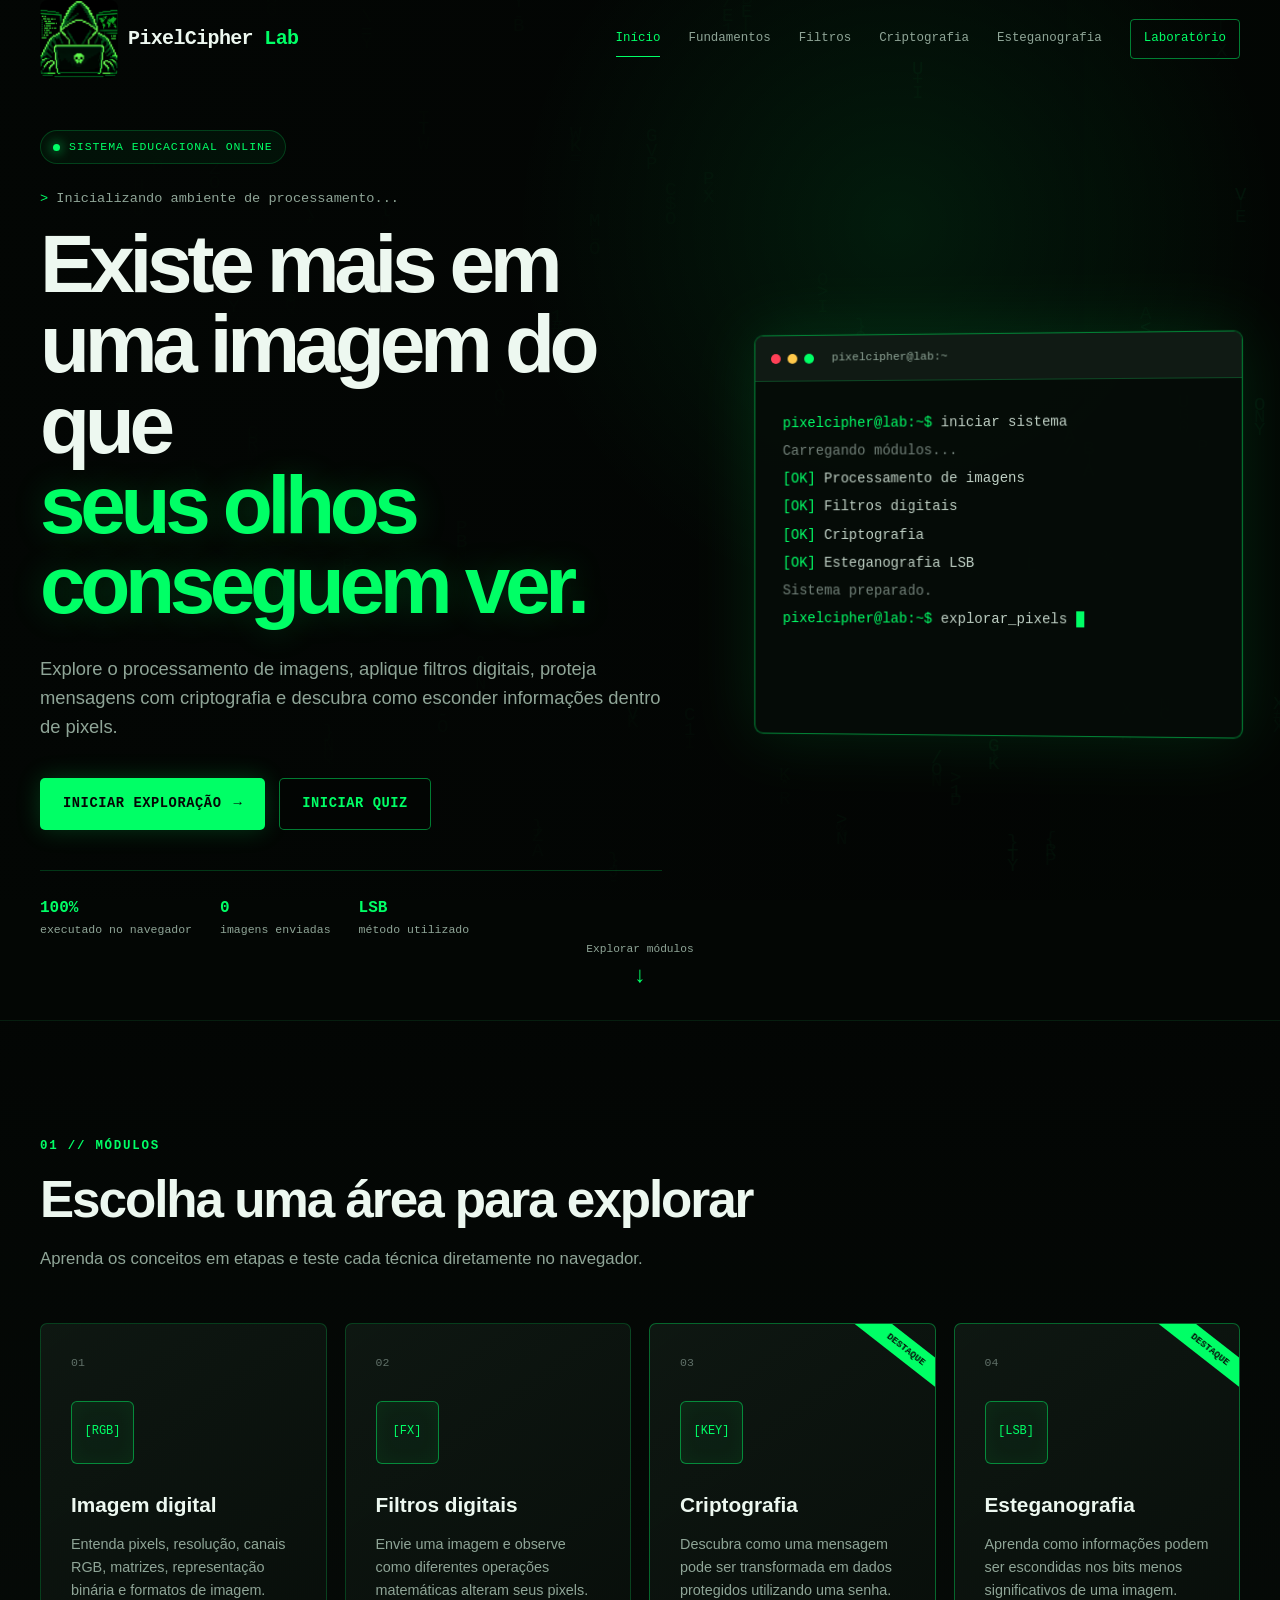
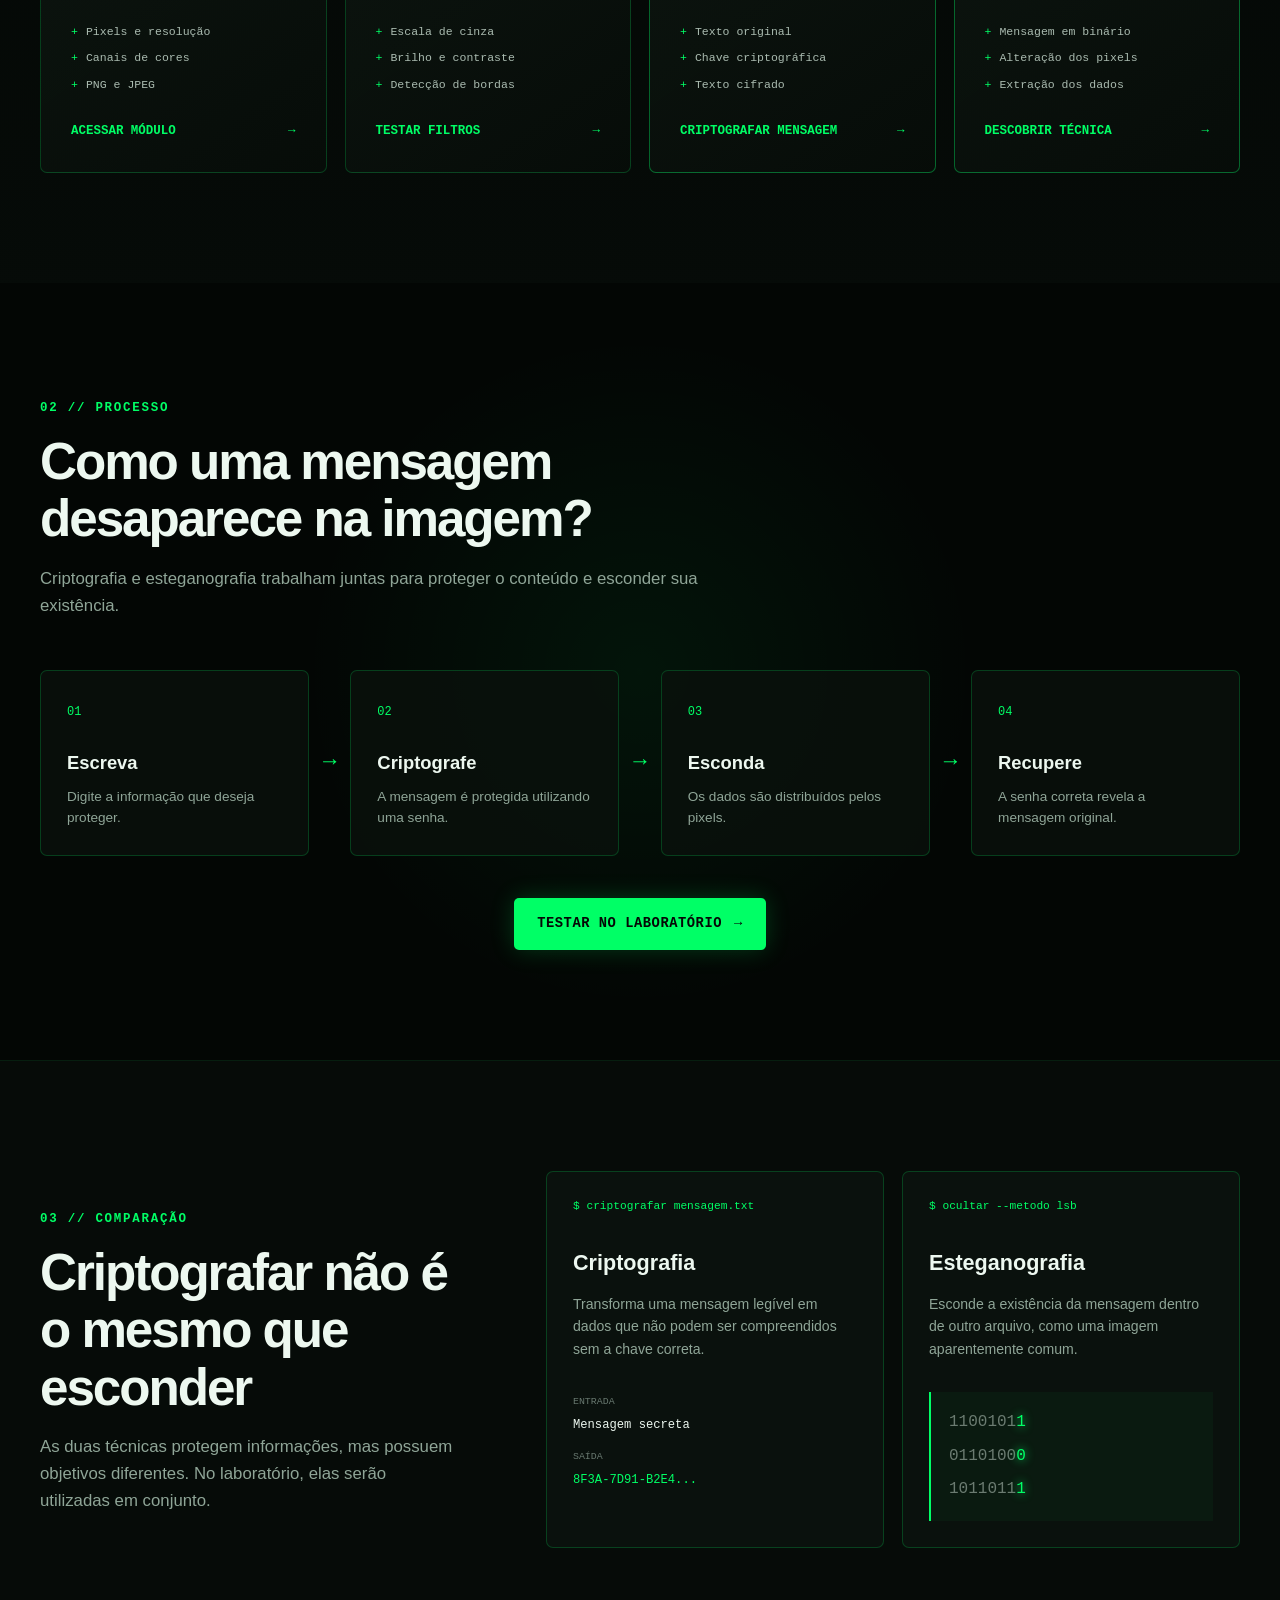
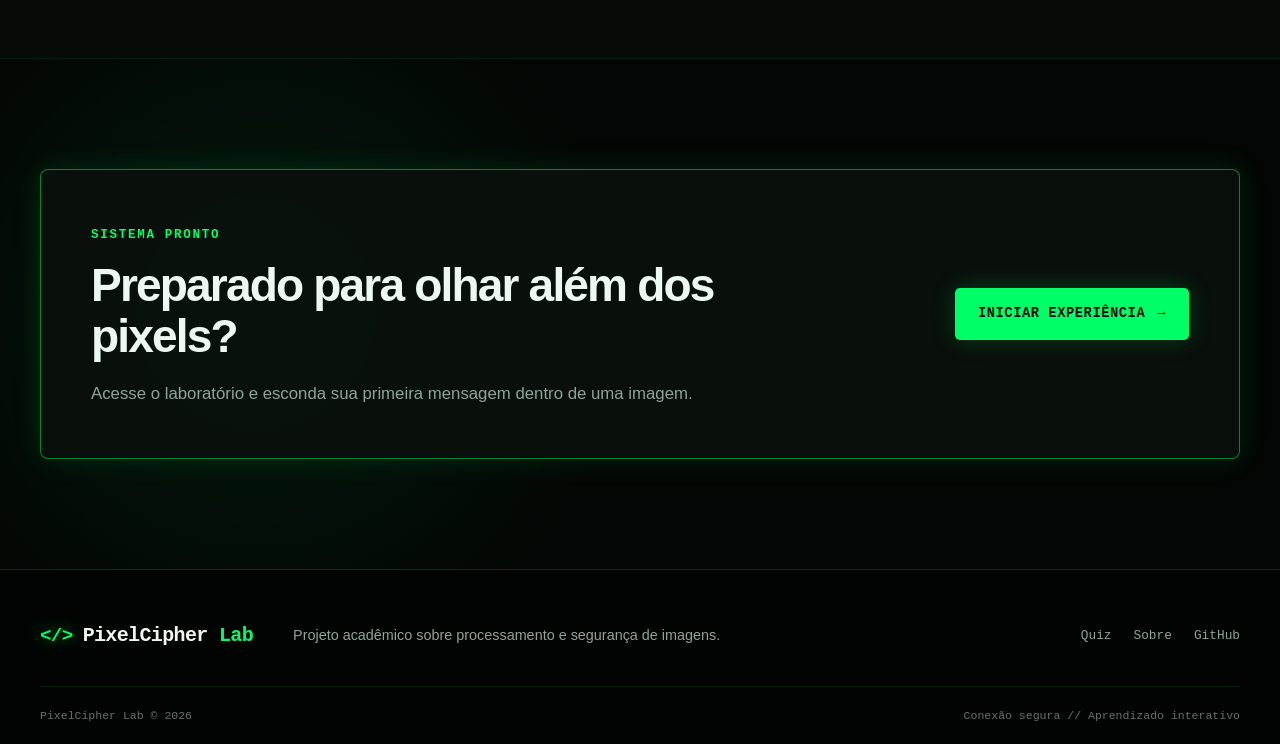
<file: index.html>
<!DOCTYPE html>
<html lang="pt-BR">
<head>
    <meta charset="UTF-8">

    <meta
        name="viewport"
        content="width=device-width, initial-scale=1.0"
    >

    <meta
        name="description"
        content="PixelCipher Lab: plataforma educacional interativa sobre filtragem, criptografia e esteganografia em imagens."
    >

    <meta name="google-site-verification" content="YPz0RSMfnazg-RV2I5E8ZoYlTF1mcp0o2wztKBNMqgM">

    <title>PixelCipher Lab</title>

    <link rel="icon" type="image/png" href="assets/icons/favicon.png">
    
    <link rel="stylesheet" href="css/global.css">
    <link rel="stylesheet" href="css/home.css">

    <script src="js/main.js" defer></script>
    <script src="js/matrix-background.js" defer></script>
</head>

<body>
    <!-- Fundo animado -->
    <canvas id="matrix-background" aria-hidden="true"></canvas>

    <div class="page-overlay"></div>

    <!-- Cabeçalho -->
    <header class="header">
        <div class="container header-content">
            <a href="index.html" class="logo">
                <img src="assets/icons/favicon.png" alt="Logo" class="logo-index">

                <span class="logo-text">
                    PixelCipher
                    <strong>Lab</strong>
                </span>
            </a>

            <button
                class="menu-button"
                id="menu-button"
                type="button"
                aria-label="Abrir menu"
                aria-expanded="false"
                aria-controls="navigation"
            >
                <span></span>
                <span></span>
                <span></span>
            </button>

            <nav class="navigation" id="navigation">
                <a href="index.html" class="nav-link active">
                    Início
                </a>

                <a href="pages/fundamentos.html" class="nav-link">
                    Fundamentos
                </a>

                <a href="pages/filtros.html" class="nav-link">
                    Filtros
                </a>

                <a href="pages/criptografia.html" class="nav-link">
                    Criptografia
                </a>

                <a href="pages/esteganografia.html" class="nav-link">
                    Esteganografia
                </a>

                <a href="pages/laboratorio.html" class="nav-link nav-highlight">
                    Laboratório
                </a>
            </nav>
        </div>
    </header>

    <main>
        <!-- Seção principal -->
        <section class="hero">
            <div class="container hero-content">
                <div class="hero-text">
                    <div class="system-status">
                        <span class="status-dot"></span>
                        SISTEMA EDUCACIONAL ONLINE
                    </div>

                    <p class="terminal-line">
                        <span class="terminal-symbol">&gt;</span>
                        Inicializando ambiente de processamento...
                    </p>

                    <h1>
                        Existe mais em uma imagem do que
                        <span>seus olhos conseguem ver.</span>
                    </h1>

                    <p class="hero-description">
                        Explore o processamento de imagens, aplique filtros
                        digitais, proteja mensagens com criptografia e descubra
                        como esconder informações dentro de pixels.
                    </p>

                    <div class="hero-actions">
                        <a
                            href="pages/fundamentos.html"
                            class="button button-primary"
                        >
                            <span>Iniciar exploração</span>
                            <span aria-hidden="true">→</span>
                        </a>

                        <a
                            href="pages/quiz.html"
                            class="button button-secondary"
                        >
                            Iniciar Quiz
                        </a>
                    </div>

                    <div class="hero-information">
                        <span>
                            <strong>100%</strong>
                            executado no navegador
                        </span>

                        <span>
                            <strong>0</strong>
                            imagens enviadas
                        </span>

                        <span>
                            <strong>LSB</strong>
                            método utilizado
                        </span>
                    </div>
                </div>

                <!-- Terminal visual -->
                <div class="terminal-card">
                    <div class="terminal-header">
                        <div class="terminal-controls" aria-hidden="true">
                            <span class="control red"></span>
                            <span class="control yellow"></span>
                            <span class="control green"></span>
                        </div>

                        <span>pixelcipher@lab:~</span>
                    </div>

                    <div class="terminal-body">
                        <p>
                            <span class="prompt">pixelcipher@lab:~$</span>
                            iniciar sistema
                        </p>

                        <p class="terminal-message">
                            Carregando módulos...
                        </p>

                        <p>
                            <span class="success">[OK]</span>
                            Processamento de imagens
                        </p>

                        <p>
                            <span class="success">[OK]</span>
                            Filtros digitais
                        </p>

                        <p>
                            <span class="success">[OK]</span>
                            Criptografia
                        </p>

                        <p>
                            <span class="success">[OK]</span>
                            Esteganografia LSB
                        </p>

                        <p class="terminal-message">
                            Sistema preparado.
                        </p>

                        <p>
                            <span class="prompt">pixelcipher@lab:~$</span>
                            <span id="terminal-command"></span>
                            <span class="terminal-cursor"></span>
                        </p>
                    </div>
                </div>
            </div>

            <a href="#modulos" class="scroll-indicator">
                <span>Explorar módulos</span>
                <span class="scroll-arrow">↓</span>
            </a>
        </section>

        <!-- Módulos -->
        <section class="section modules-section" id="modulos">
            <div class="container">
                <div class="section-heading">
                    <span class="section-code">01 // MÓDULOS</span>

                    <h2>Escolha uma área para explorar</h2>

                    <p>
                        Aprenda os conceitos em etapas e teste cada técnica
                        diretamente no navegador.
                    </p>
                </div>

                <div class="modules-grid">
                    <article class="module-card">
                        <span class="module-number">01</span>

                        <div class="module-icon">
                            <span>[RGB]</span>
                        </div>

                        <h3>Imagem digital</h3>

                        <p>
                            Entenda pixels, resolução, canais RGB, matrizes,
                            representação binária e formatos de imagem.
                        </p>

                        <ul class="module-topics">
                            <li>Pixels e resolução</li>
                            <li>Canais de cores</li>
                            <li>PNG e JPEG</li>
                        </ul>

                        <a href="pages/fundamentos.html" class="module-link">
                            Acessar módulo
                            <span>→</span>
                        </a>
                    </article>

                    <article class="module-card">
                        <span class="module-number">02</span>

                        <div class="module-icon">
                            <span>[FX]</span>
                        </div>

                        <h3>Filtros digitais</h3>

                        <p>
                            Envie uma imagem e observe como diferentes
                            operações matemáticas alteram seus pixels.
                        </p>

                        <ul class="module-topics">
                            <li>Escala de cinza</li>
                            <li>Brilho e contraste</li>
                            <li>Detecção de bordas</li>
                        </ul>

                        <a href="pages/filtros.html" class="module-link">
                            Testar filtros
                            <span>→</span>
                        </a>
                    </article>

                    <article class="module-card featured">
                        <div class="featured-label">DESTAQUE</div>

                        <span class="module-number">03</span>

                        <div class="module-icon">
                            <span>[KEY]</span>
                        </div>

                        <h3>Criptografia</h3>

                        <p>
                            Descubra como uma mensagem pode ser transformada
                            em dados protegidos utilizando uma senha.
                        </p>

                        <ul class="module-topics">
                            <li>Texto original</li>
                            <li>Chave criptográfica</li>
                            <li>Texto cifrado</li>
                        </ul>

                        <a href="pages/criptografia.html" class="module-link">
                            Criptografar mensagem
                            <span>→</span>
                        </a>
                    </article>

                    <article class="module-card featured">
                        <div class="featured-label">DESTAQUE</div>

                        <span class="module-number">04</span>

                        <div class="module-icon">
                            <span>[LSB]</span>
                        </div>

                        <h3>Esteganografia</h3>

                        <p>
                            Aprenda como informações podem ser escondidas nos
                            bits menos significativos de uma imagem.
                        </p>

                        <ul class="module-topics">
                            <li>Mensagem em binário</li>
                            <li>Alteração dos pixels</li>
                            <li>Extração dos dados</li>
                        </ul>

                        <a href="pages/esteganografia.html" class="module-link">
                            Descobrir técnica
                            <span>→</span>
                        </a>
                    </article>
                </div>
            </div>
        </section>

        <!-- Processo -->
        <section class="section process-section">
            <div class="container">
                <div class="section-heading">
                    <span class="section-code">02 // PROCESSO</span>

                    <h2>Como uma mensagem desaparece na imagem?</h2>

                    <p>
                        Criptografia e esteganografia trabalham juntas para
                        proteger o conteúdo e esconder sua existência.
                    </p>
                </div>

                <div class="process-grid">
                    <article class="process-step">
                        <span class="step-number">01</span>

                        <div>
                            <h3>Escreva</h3>
                            <p>Digite a informação que deseja proteger.</p>
                        </div>
                    </article>

                    <span class="process-arrow" aria-hidden="true">→</span>

                    <article class="process-step">
                        <span class="step-number">02</span>

                        <div>
                            <h3>Criptografe</h3>
                            <p>A mensagem é protegida utilizando uma senha.</p>
                        </div>
                    </article>

                    <span class="process-arrow" aria-hidden="true">→</span>

                    <article class="process-step">
                        <span class="step-number">03</span>

                        <div>
                            <h3>Esconda</h3>
                            <p>Os dados são distribuídos pelos pixels.</p>
                        </div>
                    </article>

                    <span class="process-arrow" aria-hidden="true">→</span>

                    <article class="process-step">
                        <span class="step-number">04</span>

                        <div>
                            <h3>Recupere</h3>
                            <p>A senha correta revela a mensagem original.</p>
                        </div>
                    </article>
                </div>

                <div class="process-action">
                    <a
                        href="pages/laboratorio.html"
                        class="button button-primary"
                    >
                        Testar no laboratório
                        <span>→</span>
                    </a>
                </div>
            </div>
        </section>

        <!-- Comparação -->
        <section class="section comparison-section">
            <div class="container comparison-content">
                <div class="comparison-text">
                    <span class="section-code">03 // COMPARAÇÃO</span>

                    <h2>Criptografar não é o mesmo que esconder</h2>

                    <p>
                        As duas técnicas protegem informações, mas possuem
                        objetivos diferentes. No laboratório, elas serão
                        utilizadas em conjunto.
                    </p>
                </div>

                <div class="comparison-cards">
                    <article class="comparison-card">
                        <span class="comparison-command">
                            $ criptografar mensagem.txt
                        </span>

                        <h3>Criptografia</h3>

                        <p>
                            Transforma uma mensagem legível em dados que não
                            podem ser compreendidos sem a chave correta.
                        </p>

                        <div class="data-example">
                            <span>ENTRADA</span>
                            <code>Mensagem secreta</code>

                            <span>SAÍDA</span>
                            <code class="encrypted">
                                8F3A-7D91-B2E4...
                            </code>
                        </div>
                    </article>

                    <article class="comparison-card">
                        <span class="comparison-command">
                            $ ocultar --metodo lsb
                        </span>

                        <h3>Esteganografia</h3>

                        <p>
                            Esconde a existência da mensagem dentro de outro
                            arquivo, como uma imagem aparentemente comum.
                        </p>

                        <div class="binary-example" aria-label="Exemplo binário">
                            <span>1100101<span>1</span></span>
                            <span>0110100<span>0</span></span>
                            <span>1011011<span>1</span></span>
                        </div>
                    </article>
                </div>
            </div>
        </section>

        <!-- Chamada final -->
        <section class="section final-section">
            <div class="container final-card">
                <div>
                    <span class="section-code">SISTEMA PRONTO</span>

                    <h2>Preparado para olhar além dos pixels?</h2>

                    <p>
                        Acesse o laboratório e esconda sua primeira mensagem
                        dentro de uma imagem.
                    </p>
                </div>

                <a
                    href="pages/laboratorio.html"
                    class="button button-primary"
                >
                    Iniciar experiência
                    <span>→</span>
                </a>
            </div>
        </section>
    </main>

    <!-- Rodapé -->
    <footer class="footer">
        <div class="container footer-content">
            <a href="index.html" class="logo footer-logo">
                <span class="logo-symbol">&lt;/&gt;</span>

                <span class="logo-text">
                    PixelCipher
                    <strong>Lab</strong>
                </span>
            </a>

            <p>
                Projeto acadêmico sobre processamento e segurança de imagens.
            </p>

            <nav class="footer-navigation">
                <a href="pages/quiz.html">Quiz</a>
                <a href="pages/sobre.html">Sobre</a>
                <a href="https://github.com/" target="_blank" rel="noopener">
                    GitHub
                </a>
            </nav>
        </div>

        <div class="container footer-bottom">
            <span>PixelCipher Lab © <span id="current-year"></span></span>
            <span>Conexão segura // Aprendizado interativo</span>
        </div>
    </footer>
</body>
</html>
</file>
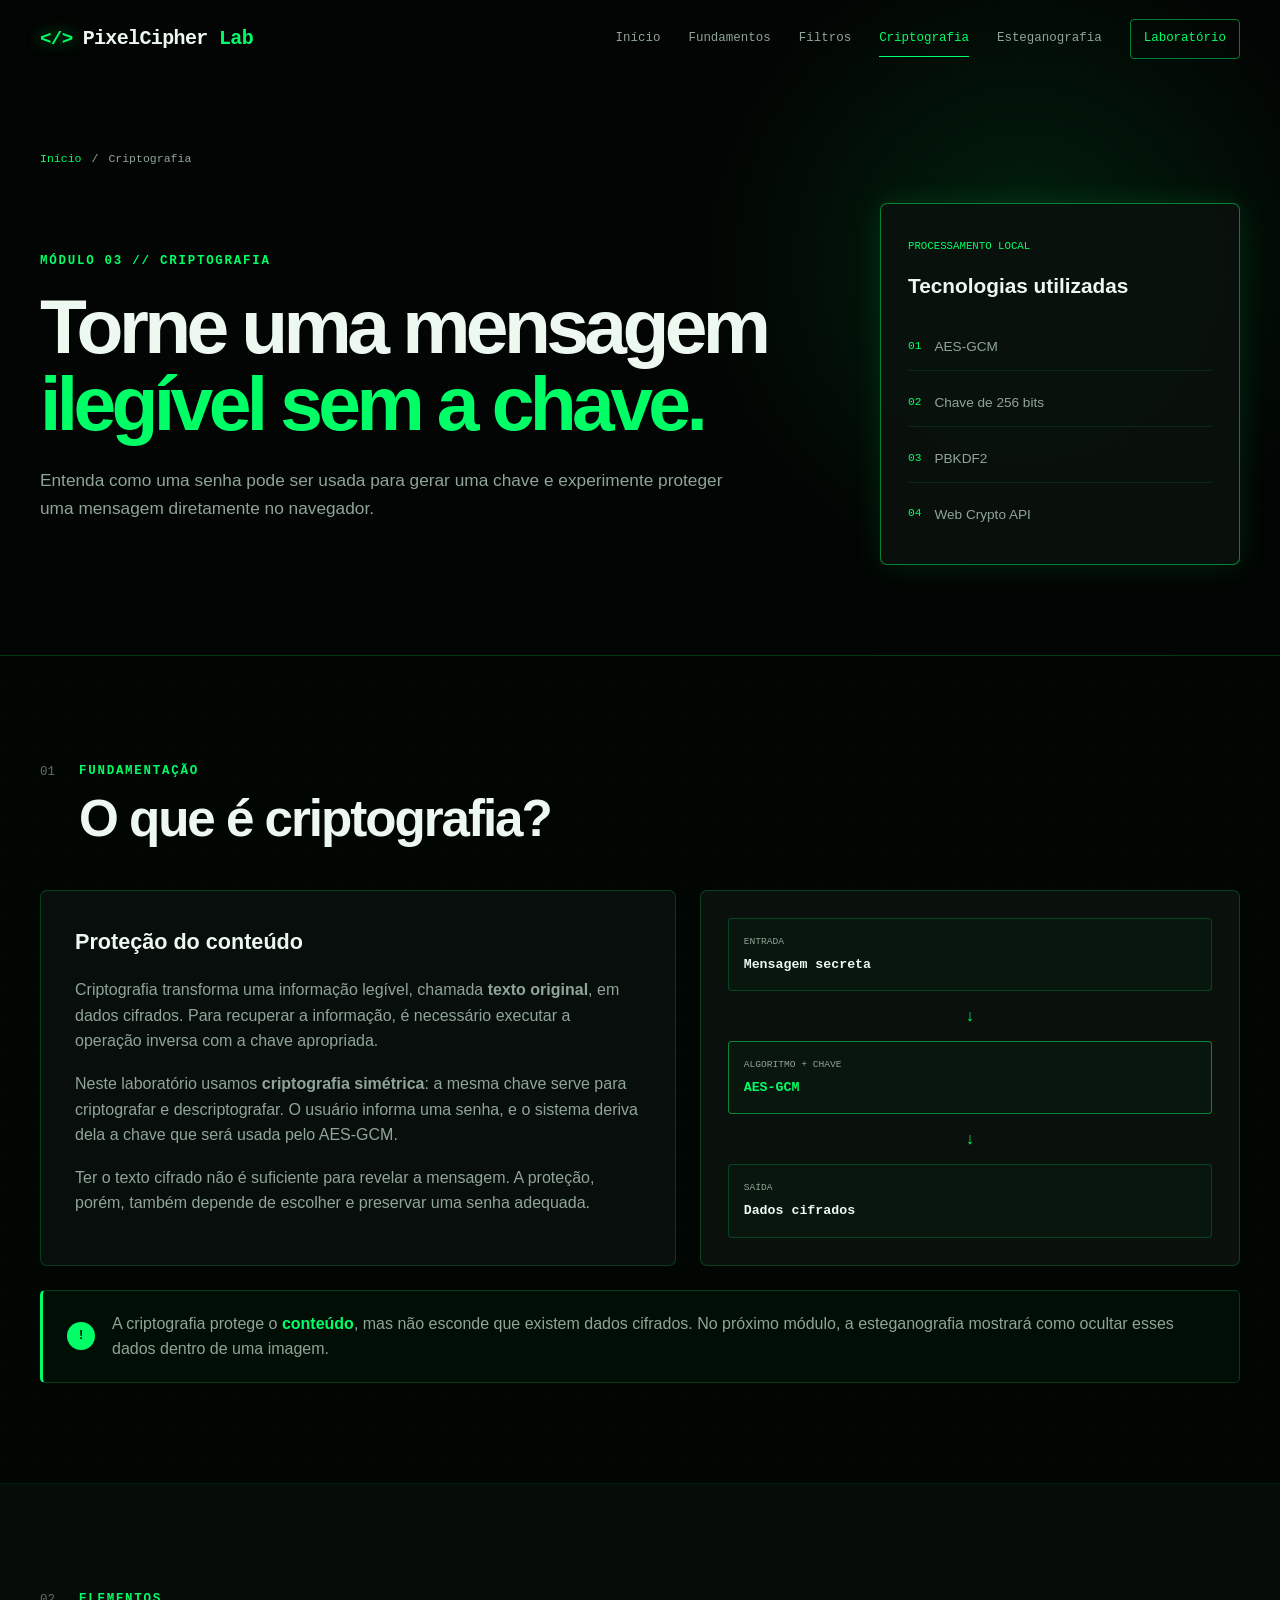
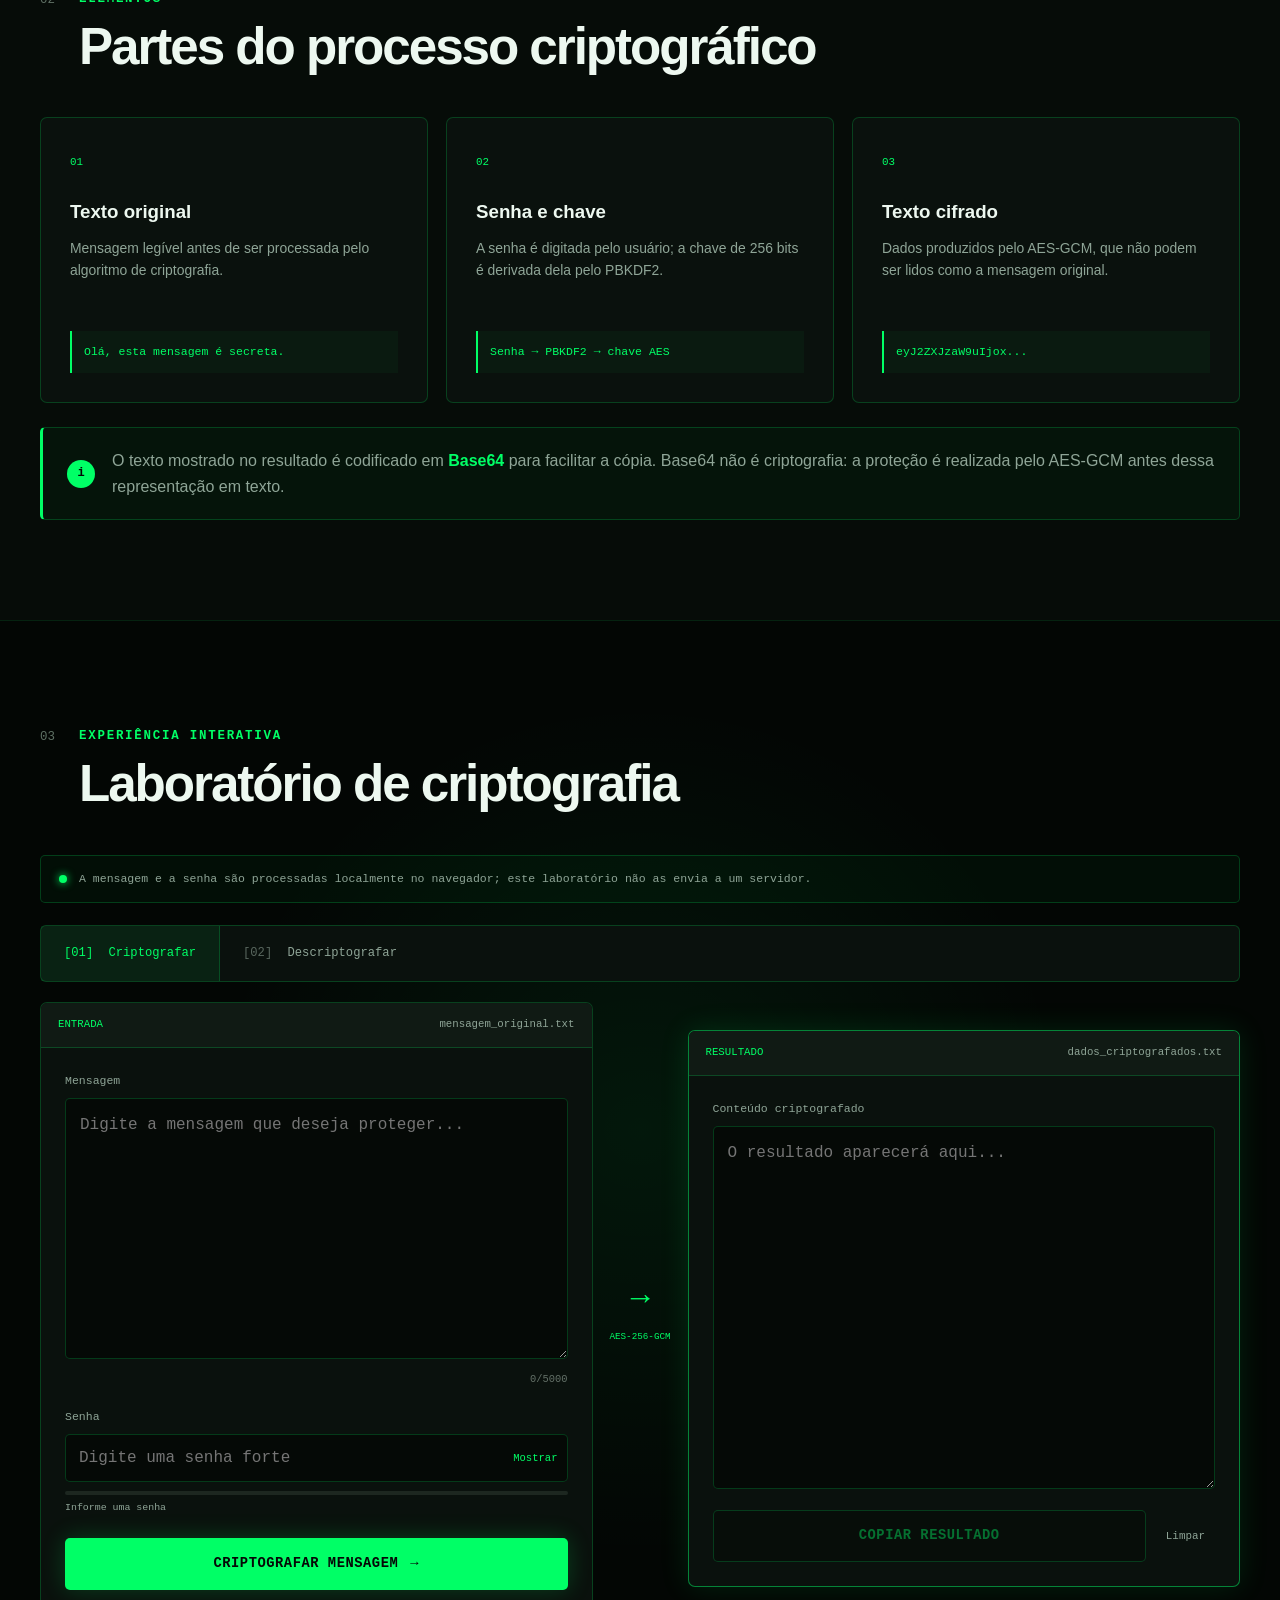
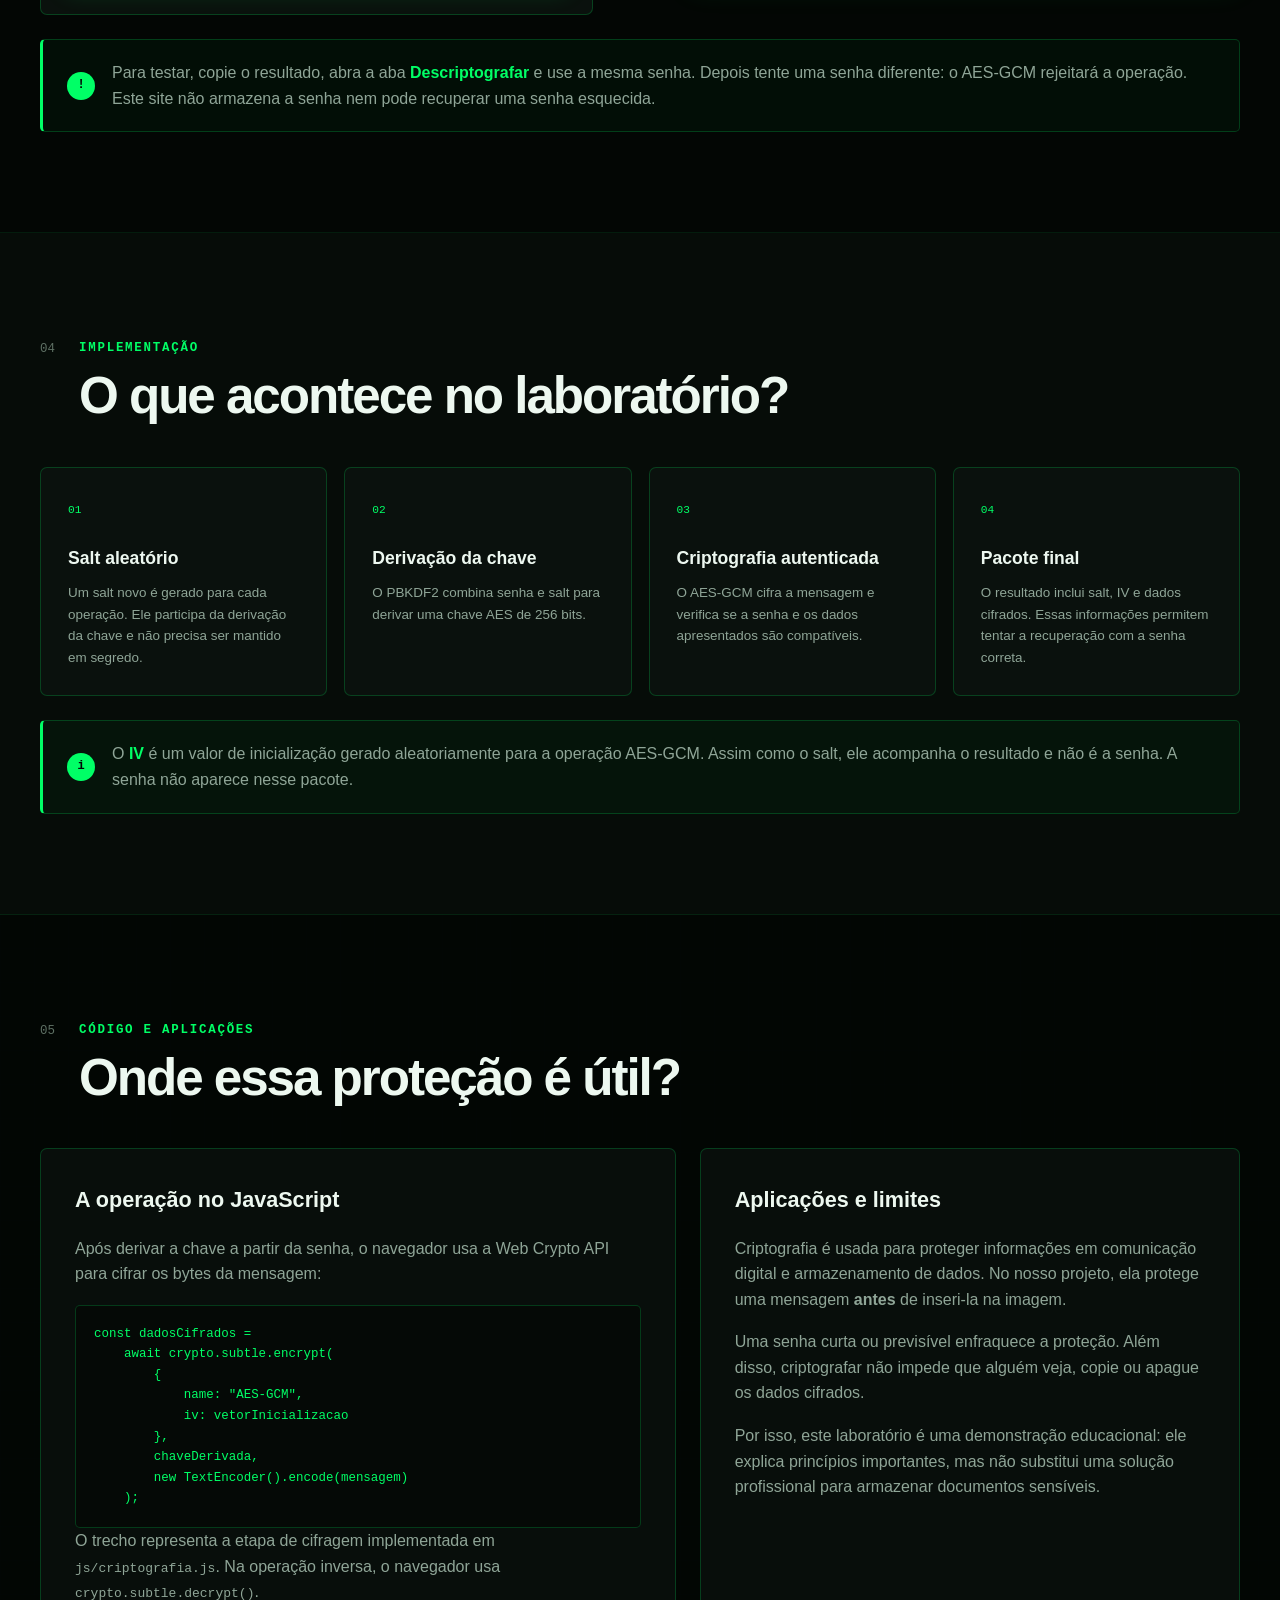
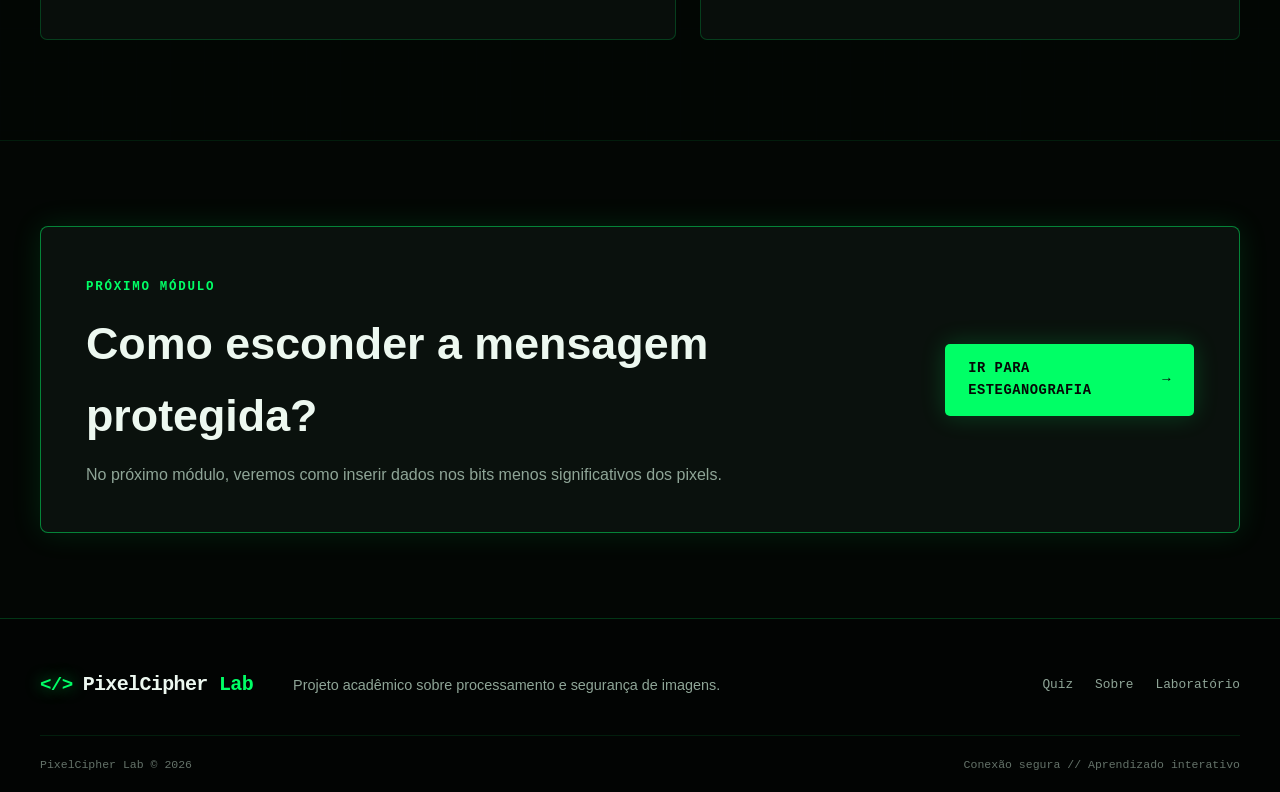
<file: pages/criptografia.html>
<!DOCTYPE html>
<html lang="pt-BR">
<head>
    <meta charset="UTF-8">
    <meta name="viewport" content="width=device-width, initial-scale=1.0">

    <meta
        name="description"
        content="Aprenda como a criptografia funciona e experimente proteger mensagens com AES-GCM no navegador."
    >

    <title>Criptografia | PixelCipher Lab</title>

    <link rel="icon" type="image/png" href="../assets/icons/favicon.png">
    <link rel="stylesheet" href="../css/global.css">
    <link rel="stylesheet" href="../css/conteudo.css">
    <link rel="stylesheet" href="../css/criptografia.css">

    <script src="../js/main.js" defer></script>
    <script src="../js/criptografia.js" defer></script>
</head>

<body>
    <header class="header scrolled">
        <div class="container header-content">
            <a href="../index.html" class="logo">
                <span class="logo-symbol">&lt;/&gt;</span>

                <span class="logo-text">
                    PixelCipher <strong>Lab</strong>
                </span>
            </a>

            <button
                class="menu-button"
                id="menu-button"
                type="button"
                aria-label="Abrir menu"
                aria-expanded="false"
                aria-controls="navigation"
            >
                <span></span>
                <span></span>
                <span></span>
            </button>

            <nav class="navigation" id="navigation">
                <a href="../index.html" class="nav-link">Início</a>
                <a href="fundamentos.html" class="nav-link">Fundamentos</a>
                <a href="filtros.html" class="nav-link">Filtros</a>
                <a href="criptografia.html" class="nav-link active">
                    Criptografia
                </a>
                <a href="esteganografia.html" class="nav-link">
                    Esteganografia
                </a>
                <a href="laboratorio.html" class="nav-link nav-highlight">
                    Laboratório
                </a>
            </nav>
        </div>
    </header>

    <main>
        <!-- Apresentação -->
        <section class="content-hero crypto-hero">
            <div class="container">
                <div class="breadcrumb">
                    <a href="../index.html">Início</a>
                    <span>/</span>
                    <span>Criptografia</span>
                </div>

                <div class="content-hero-grid">
                    <div>
                        <span class="section-code">
                            MÓDULO 03 // CRIPTOGRAFIA
                        </span>

                        <h1>
                            Torne uma mensagem
                            <span>ilegível sem a chave.</span>
                        </h1>

                        <p>
                            Entenda como uma senha pode ser usada para
                            gerar uma chave e experimente proteger uma
                            mensagem diretamente no navegador.
                        </p>
                    </div>

                    <aside class="module-summary">
                        <span class="summary-status">
                            PROCESSAMENTO LOCAL
                        </span>

                        <h2>Tecnologias utilizadas</h2>

                        <ul>
                            <li><span>01</span> AES-GCM</li>
                            <li><span>02</span> Chave de 256 bits</li>
                            <li><span>03</span> PBKDF2</li>
                            <li><span>04</span> Web Crypto API</li>
                        </ul>
                    </aside>
                </div>
            </div>
        </section>

        <!-- Fundamentação -->
        <section class="content-section">
            <div class="container">
                <div class="chapter-heading">
                    <span class="chapter-number">01</span>

                    <div>
                        <span class="section-code">FUNDAMENTAÇÃO</span>
                        <h2>O que é criptografia?</h2>
                    </div>
                </div>

                <div class="text-grid">
                    <article class="text-card">
                        <h3>Proteção do conteúdo</h3>

                        <p>
                            Criptografia transforma uma informação legível,
                            chamada <strong>texto original</strong>, em dados
                            cifrados. Para recuperar a informação, é
                            necessário executar a operação inversa com
                            a chave apropriada.
                        </p>

                        <p>
                            Neste laboratório usamos
                            <strong>criptografia simétrica</strong>: a mesma
                            chave serve para criptografar e descriptografar.
                            O usuário informa uma senha, e o sistema deriva
                            dela a chave que será usada pelo AES-GCM.
                        </p>

                        <p>
                            Ter o texto cifrado não é suficiente para revelar
                            a mensagem. A proteção, porém, também depende
                            de escolher e preservar uma senha adequada.
                        </p>
                    </article>

                    <article class="crypto-flow-card">
                        <div class="flow-item">
                            <span>ENTRADA</span>
                            <strong>Mensagem secreta</strong>
                        </div>

                        <span class="flow-arrow">↓</span>

                        <div class="flow-item highlighted">
                            <span>ALGORITMO + CHAVE</span>
                            <strong>AES-GCM</strong>
                        </div>

                        <span class="flow-arrow">↓</span>

                        <div class="flow-item">
                            <span>SAÍDA</span>
                            <strong>Dados cifrados</strong>
                        </div>
                    </article>
                </div>

                <div class="information-box">
                    <span class="information-icon">!</span>

                    <p>
                        A criptografia protege o <strong>conteúdo</strong>,
                        mas não esconde que existem dados cifrados. No
                        próximo módulo, a esteganografia mostrará como
                        ocultar esses dados dentro de uma imagem.
                    </p>
                </div>
            </div>
        </section>

        <!-- Conceitos -->
        <section class="content-section alternate-section">
            <div class="container">
                <div class="chapter-heading">
                    <span class="chapter-number">02</span>

                    <div>
                        <span class="section-code">ELEMENTOS</span>
                        <h2>Partes do processo criptográfico</h2>
                    </div>
                </div>

                <div class="concept-grid">
                    <article class="concept-card">
                        <span class="concept-number">01</span>
                        <h3>Texto original</h3>

                        <p>
                            Mensagem legível antes de ser processada pelo
                            algoritmo de criptografia.
                        </p>

                        <code>Olá, esta mensagem é secreta.</code>
                    </article>

                    <article class="concept-card">
                        <span class="concept-number">02</span>
                        <h3>Senha e chave</h3>

                        <p>
                            A senha é digitada pelo usuário; a chave de
                            256 bits é derivada dela pelo PBKDF2.
                        </p>

                        <code>Senha → PBKDF2 → chave AES</code>
                    </article>

                    <article class="concept-card">
                        <span class="concept-number">03</span>
                        <h3>Texto cifrado</h3>

                        <p>
                            Dados produzidos pelo AES-GCM, que não podem
                            ser lidos como a mensagem original.
                        </p>

                        <code>eyJ2ZXJzaW9uIjox...</code>
                    </article>
                </div>

                <div class="information-box">
                    <span class="information-icon">i</span>

                    <p>
                        O texto mostrado no resultado é codificado em
                        <strong>Base64</strong> para facilitar a cópia.
                        Base64 não é criptografia: a proteção é realizada
                        pelo AES-GCM antes dessa representação em texto.
                    </p>
                </div>
            </div>
        </section>

        <!-- Laboratório -->
        <section class="content-section crypto-laboratory-section">
            <div class="container">
                <div class="chapter-heading">
                    <span class="chapter-number">03</span>

                    <div>
                        <span class="section-code">
                            EXPERIÊNCIA INTERATIVA
                        </span>
                        <h2>Laboratório de criptografia</h2>
                    </div>
                </div>

                <div class="privacy-notice">
                    <span class="privacy-status"></span>

                    <p>
                        A mensagem e a senha são processadas localmente no
                        navegador; este laboratório não as envia a um servidor.
                    </p>
                </div>

                <div class="crypto-tabs">
                    <button
                        type="button"
                        class="crypto-tab active"
                        data-tab="encrypt"
                    >
                        <span>[01]</span>
                        Criptografar
                    </button>

                    <button
                        type="button"
                        class="crypto-tab"
                        data-tab="decrypt"
                    >
                        <span>[02]</span>
                        Descriptografar
                    </button>
                </div>

                <!-- Criptografar -->
                <section class="crypto-tool" id="encrypt-panel">
                    <div class="tool-column">
                        <div class="tool-header">
                            <span>ENTRADA</span>
                            <span>mensagem_original.txt</span>
                        </div>

                        <div class="tool-body">
                            <label for="encrypt-message">Mensagem</label>

                            <textarea
                                id="encrypt-message"
                                rows="9"
                                maxlength="5000"
                                placeholder="Digite a mensagem que deseja proteger..."
                            ></textarea>

                            <div class="character-counter">
                                <span id="encrypt-counter">0</span>/5000
                            </div>

                            <label for="encrypt-password">Senha</label>

                            <div class="password-field">
                                <input
                                    type="password"
                                    id="encrypt-password"
                                    autocomplete="new-password"
                                    placeholder="Digite uma senha forte"
                                >

                                <button
                                    type="button"
                                    class="show-password"
                                    data-target="encrypt-password"
                                >
                                    Mostrar
                                </button>
                            </div>

                            <div class="password-strength">
                                <div class="strength-bar">
                                    <span id="strength-progress"></span>
                                </div>

                                <span id="strength-text">
                                    Informe uma senha
                                </span>
                            </div>

                            <button
                                type="button"
                                class="button button-primary main-tool-button"
                                id="encrypt-button"
                            >
                                Criptografar mensagem
                                <span>→</span>
                            </button>
                        </div>
                    </div>

                    <div class="tool-operation">
                        <span class="operation-icon">→</span>
                        <small>AES-256-GCM</small>
                    </div>

                    <div class="tool-column output-column">
                        <div class="tool-header">
                            <span>RESULTADO</span>
                            <span>dados_criptografados.txt</span>
                        </div>

                        <div class="tool-body">
                            <label for="encrypted-output">
                                Conteúdo criptografado
                            </label>

                            <textarea
                                id="encrypted-output"
                                rows="13"
                                readonly
                                placeholder="O resultado aparecerá aqui..."
                            ></textarea>

                            <div class="output-actions">
                                <button
                                    type="button"
                                    class="button button-secondary"
                                    id="copy-encrypted-button"
                                    disabled
                                >
                                    Copiar resultado
                                </button>

                                <button
                                    type="button"
                                    class="clear-button"
                                    id="clear-encrypt-button"
                                >
                                    Limpar
                                </button>
                            </div>
                        </div>
                    </div>
                </section>

                <!-- Descriptografar -->
                <section class="crypto-tool hidden" id="decrypt-panel">
                    <div class="tool-column">
                        <div class="tool-header">
                            <span>ENTRADA</span>
                            <span>dados_criptografados.txt</span>
                        </div>

                        <div class="tool-body">
                            <label for="decrypt-message">
                                Conteúdo criptografado
                            </label>

                            <textarea
                                id="decrypt-message"
                                rows="9"
                                placeholder="Cole aqui o conteúdo criptografado..."
                            ></textarea>

                            <label for="decrypt-password">Senha</label>

                            <div class="password-field">
                                <input
                                    type="password"
                                    id="decrypt-password"
                                    autocomplete="current-password"
                                    placeholder="Digite a senha utilizada"
                                >

                                <button
                                    type="button"
                                    class="show-password"
                                    data-target="decrypt-password"
                                >
                                    Mostrar
                                </button>
                            </div>

                            <button
                                type="button"
                                class="button button-primary main-tool-button"
                                id="decrypt-button"
                            >
                                Descriptografar
                                <span>→</span>
                            </button>
                        </div>
                    </div>

                    <div class="tool-operation">
                        <span class="operation-icon">→</span>
                        <small>CHAVE CORRETA</small>
                    </div>

                    <div class="tool-column output-column">
                        <div class="tool-header">
                            <span>RESULTADO</span>
                            <span>mensagem_recuperada.txt</span>
                        </div>

                        <div class="tool-body">
                            <label for="decrypted-output">
                                Mensagem recuperada
                            </label>

                            <textarea
                                id="decrypted-output"
                                rows="13"
                                readonly
                                placeholder="A mensagem aparecerá aqui..."
                            ></textarea>

                            <div class="output-actions">
                                <button
                                    type="button"
                                    class="button button-secondary"
                                    id="copy-decrypted-button"
                                    disabled
                                >
                                    Copiar mensagem
                                </button>

                                <button
                                    type="button"
                                    class="clear-button"
                                    id="clear-decrypt-button"
                                >
                                    Limpar
                                </button>
                            </div>
                        </div>
                    </div>
                </section>

                <div
                    class="crypto-status hidden"
                    id="crypto-status"
                    role="status"
                ></div>

                <div class="information-box">
                    <span class="information-icon">!</span>

                    <p>
                        Para testar, copie o resultado, abra a aba
                        <strong>Descriptografar</strong> e use a mesma senha.
                        Depois tente uma senha diferente: o AES-GCM rejeitará
                        a operação. Este site não armazena a senha nem pode
                        recuperar uma senha esquecida.
                    </p>
                </div>
            </div>
        </section>

        <!-- Implementação -->
        <section class="content-section alternate-section">
            <div class="container">
                <div class="chapter-heading">
                    <span class="chapter-number">04</span>

                    <div>
                        <span class="section-code">
                            IMPLEMENTAÇÃO
                        </span>
                        <h2>O que acontece no laboratório?</h2>
                    </div>
                </div>

                <div class="implementation-grid">
                    <article>
                        <span>01</span>
                        <h3>Salt aleatório</h3>

                        <p>
                            Um salt novo é gerado para cada operação.
                            Ele participa da derivação da chave e não
                            precisa ser mantido em segredo.
                        </p>
                    </article>

                    <article>
                        <span>02</span>
                        <h3>Derivação da chave</h3>

                        <p>
                            O PBKDF2 combina senha e salt para derivar
                            uma chave AES de 256 bits.
                        </p>
                    </article>

                    <article>
                        <span>03</span>
                        <h3>Criptografia autenticada</h3>

                        <p>
                            O AES-GCM cifra a mensagem e verifica se a
                            senha e os dados apresentados são compatíveis.
                        </p>
                    </article>

                    <article>
                        <span>04</span>
                        <h3>Pacote final</h3>

                        <p>
                            O resultado inclui salt, IV e dados cifrados.
                            Essas informações permitem tentar a recuperação
                            com a senha correta.
                        </p>
                    </article>
                </div>

                <div class="information-box">
                    <span class="information-icon">i</span>

                    <p>
                        O <strong>IV</strong> é um valor de inicialização
                        gerado aleatoriamente para a operação AES-GCM.
                        Assim como o salt, ele acompanha o resultado e
                        não é a senha. A senha não aparece nesse pacote.
                    </p>
                </div>
            </div>
        </section>

        <!-- Código e aplicações -->
        <section class="content-section">
            <div class="container">
                <div class="chapter-heading">
                    <span class="chapter-number">05</span>

                    <div>
                        <span class="section-code">
                            CÓDIGO E APLICAÇÕES
                        </span>
                        <h2>Onde essa proteção é útil?</h2>
                    </div>
                </div>

                <div class="text-grid">
                    <article class="text-card">
                        <h3>A operação no JavaScript</h3>

                        <p>
                            Após derivar a chave a partir da senha, o
                            navegador usa a Web Crypto API para cifrar
                            os bytes da mensagem:
                        </p>

                        <pre style="margin-top: 18px; padding: 18px; overflow-x: auto; border: 1px solid var(--border); border-radius: 5px; background: #050906; color: var(--primary); font-family: var(--font-code); font-size: 0.78rem; line-height: 1.65;"><code>const dadosCifrados =
    await crypto.subtle.encrypt(
        {
            name: "AES-GCM",
            iv: vetorInicializacao
        },
        chaveDerivada,
        new TextEncoder().encode(mensagem)
    );</code></pre>

                        <p>
                            O trecho representa a etapa de cifragem
                            implementada em <code>js/criptografia.js</code>.
                            Na operação inversa, o navegador usa
                            <code>crypto.subtle.decrypt()</code>.
                        </p>
                    </article>

                    <article class="text-card">
                        <h3>Aplicações e limites</h3>

                        <p>
                            Criptografia é usada para proteger informações
                            em comunicação digital e armazenamento de dados.
                            No nosso projeto, ela protege uma mensagem
                            <strong>antes</strong> de inseri-la na imagem.
                        </p>

                        <p>
                            Uma senha curta ou previsível enfraquece a
                            proteção. Além disso, criptografar não impede
                            que alguém veja, copie ou apague os dados cifrados.
                        </p>

                        <p>
                            Por isso, este laboratório é uma demonstração
                            educacional: ele explica princípios importantes,
                            mas não substitui uma solução profissional para
                            armazenar documentos sensíveis.
                        </p>
                    </article>
                </div>
            </div>
        </section>

        <!-- Próximo módulo -->
        <section class="next-module-section">
            <div class="container next-module-card">
                <div>
                    <span class="section-code">PRÓXIMO MÓDULO</span>

                    <h2>Como esconder a mensagem protegida?</h2>

                    <p>
                        No próximo módulo, veremos como inserir dados nos
                        bits menos significativos dos pixels.
                    </p>
                </div>

                <a href="esteganografia.html" class="button button-primary">
                    Ir para esteganografia <span>→</span>
                </a>
            </div>
        </section>
    </main>

    <footer class="footer">
        <div class="container footer-content">
            <a href="../index.html" class="logo footer-logo">
                <span class="logo-symbol">&lt;/&gt;</span>

                <span class="logo-text">
                    PixelCipher <strong>Lab</strong>
                </span>
            </a>

            <p>
                Projeto acadêmico sobre processamento e segurança de imagens.
            </p>

            <nav class="footer-navigation">
                <a href="quiz.html">Quiz</a>
                <a href="sobre.html">Sobre</a>
                <a href="laboratorio.html">Laboratório</a>
            </nav>
        </div>

        <div class="container footer-bottom">
            <span>
                PixelCipher Lab © <span id="current-year"></span>
            </span>
            <span>Conexão segura // Aprendizado interativo</span>
        </div>
    </footer>
</body>
</html>
</file>
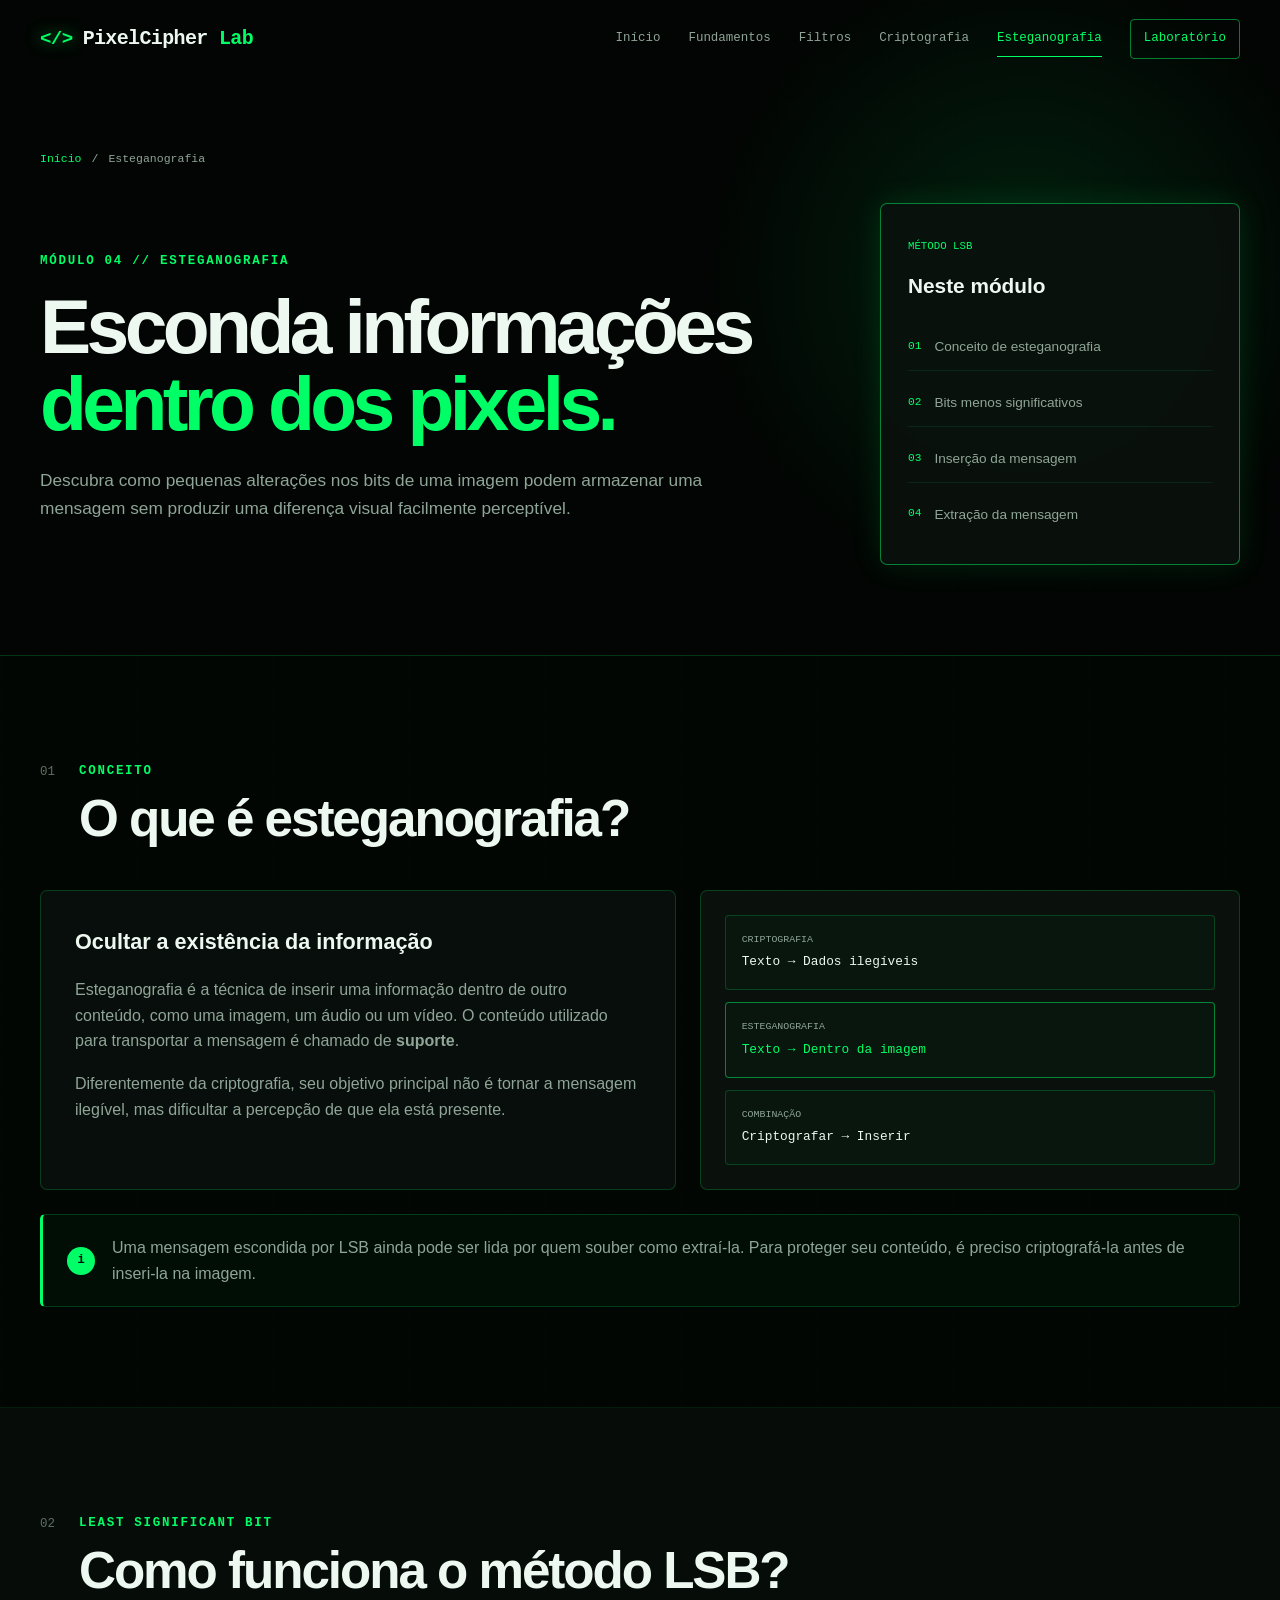
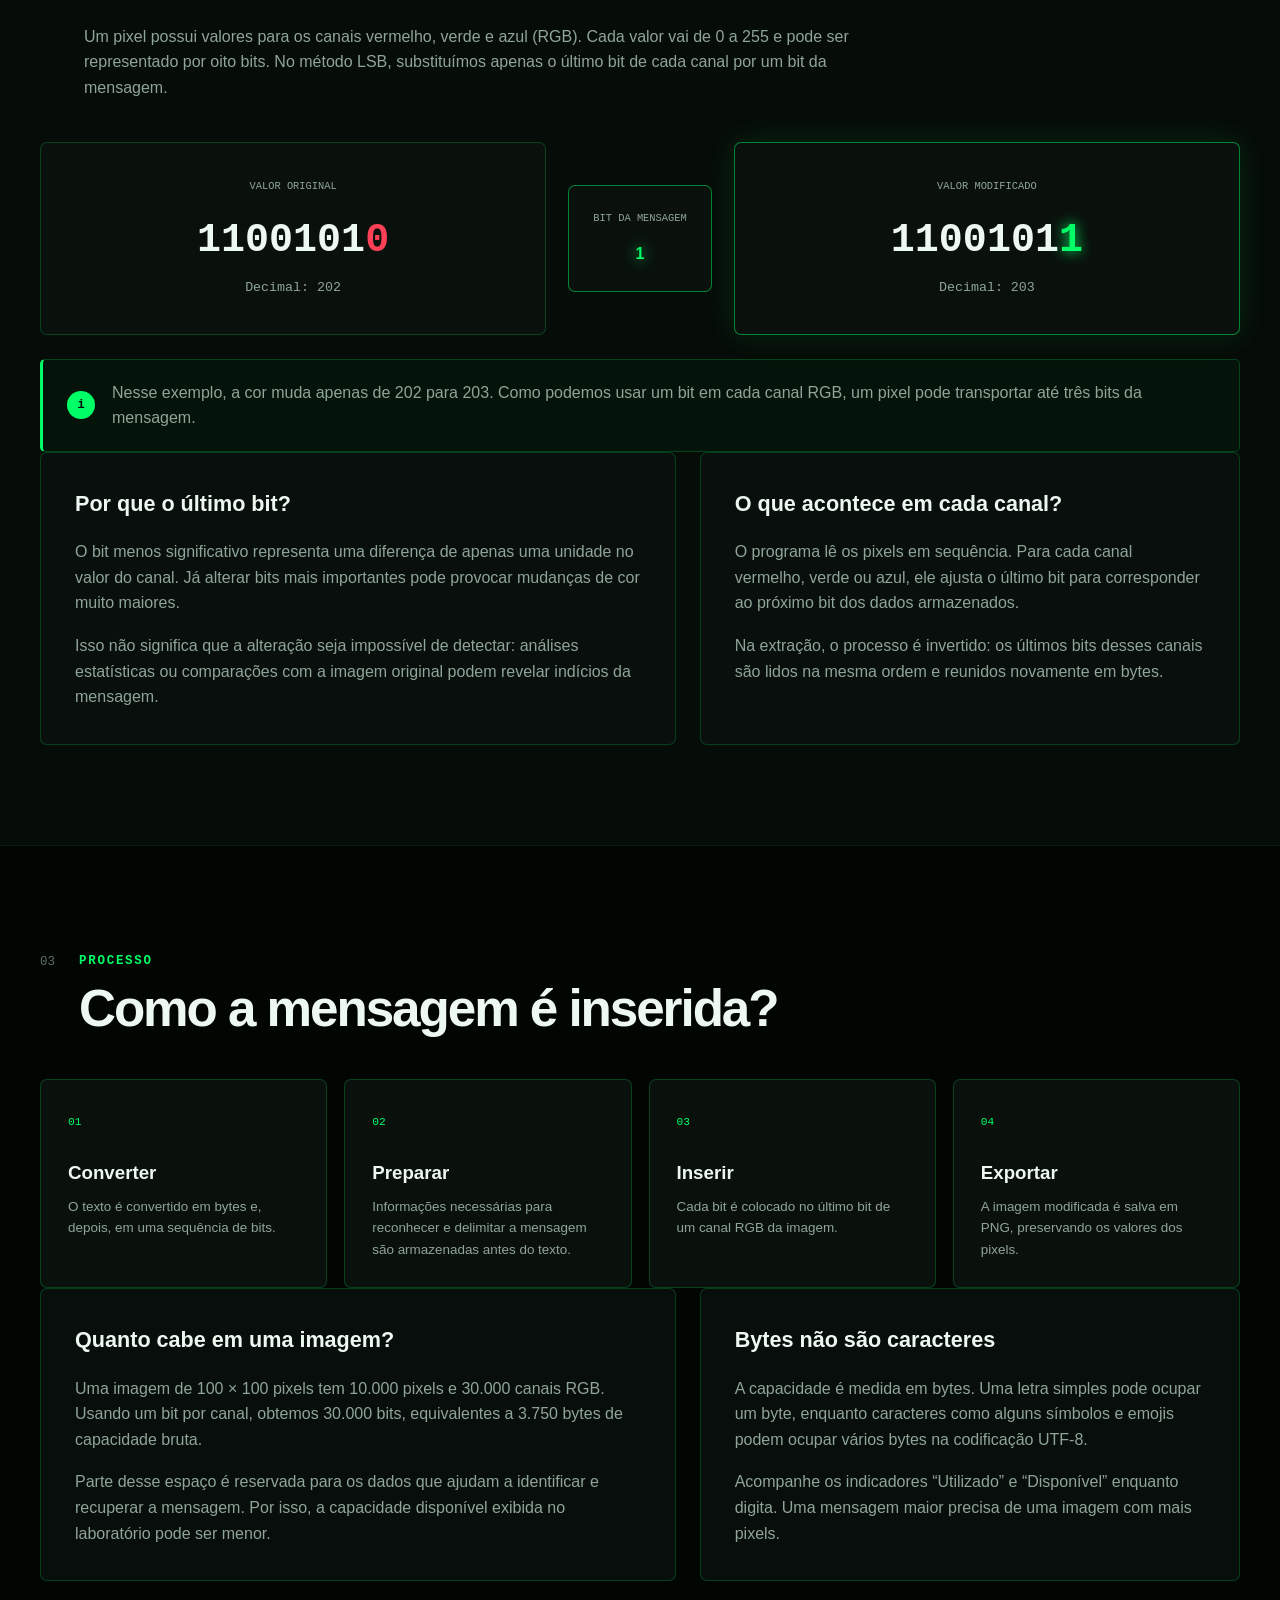
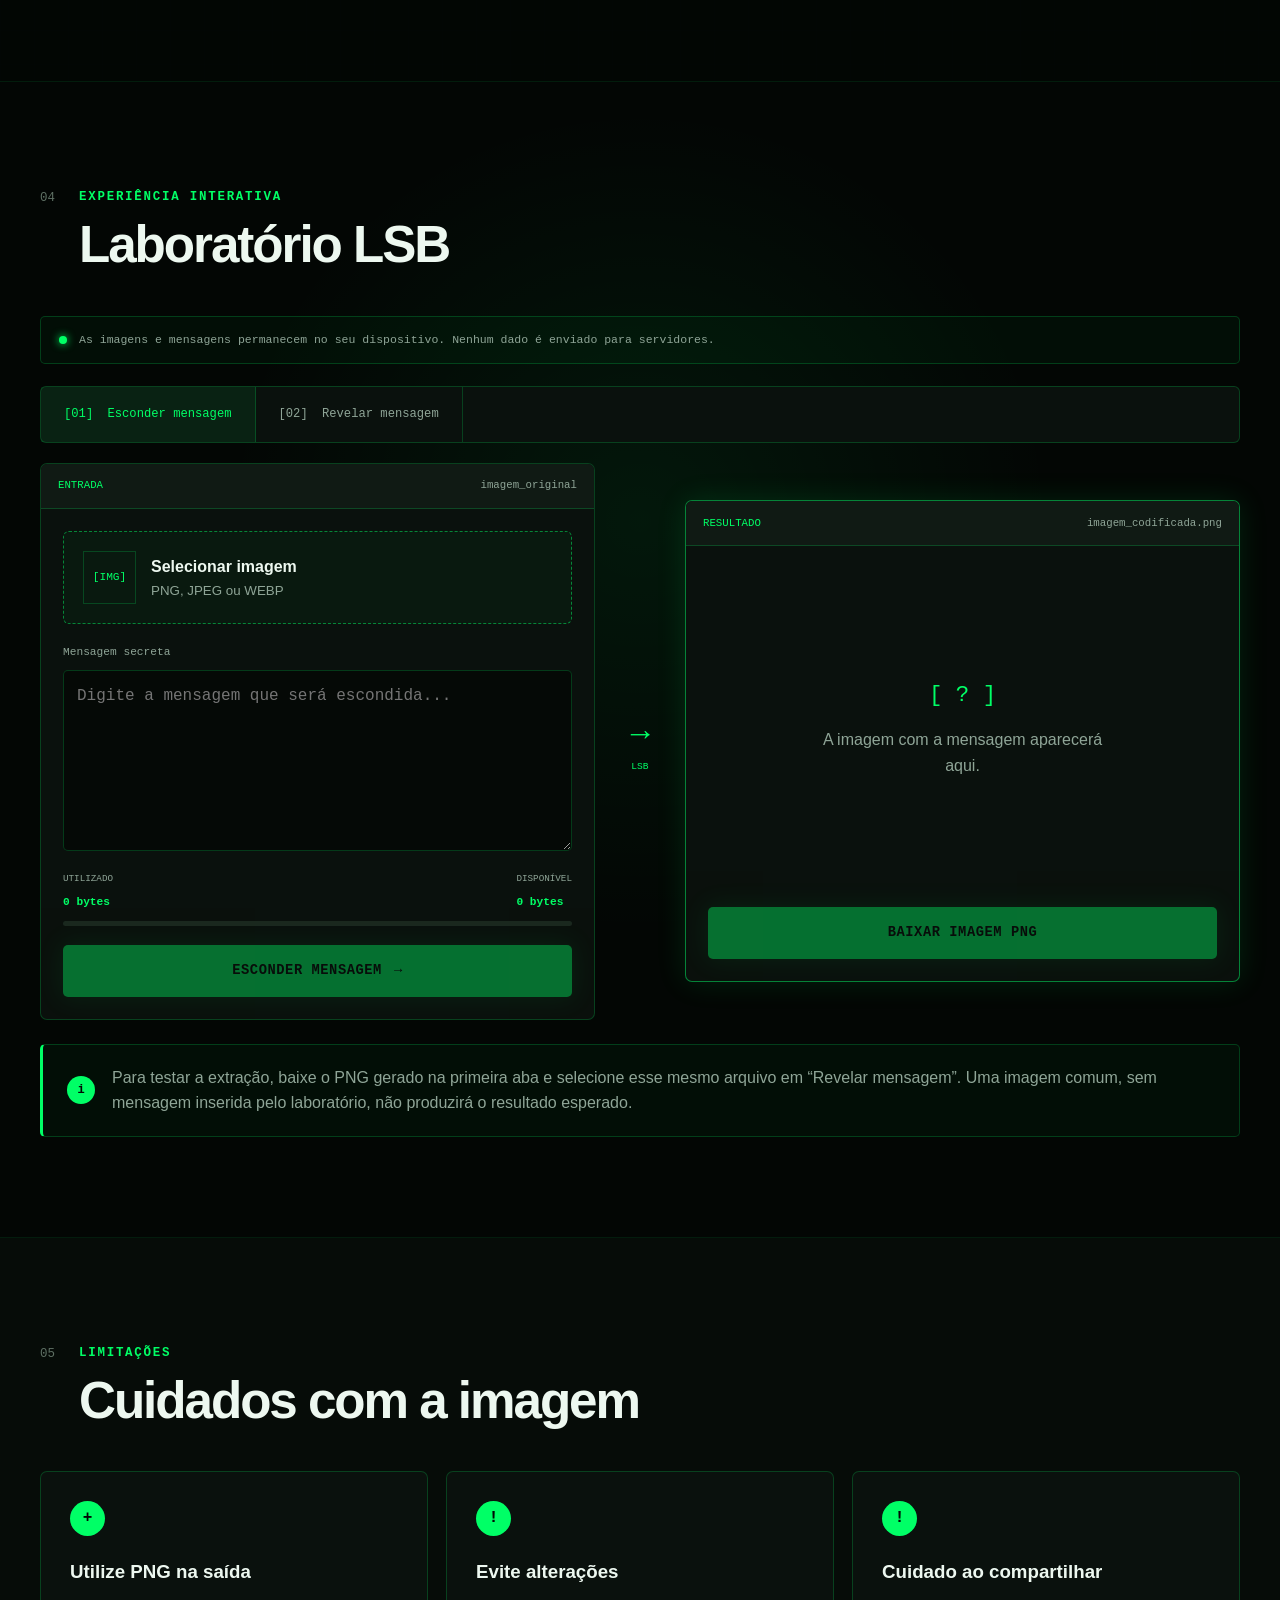
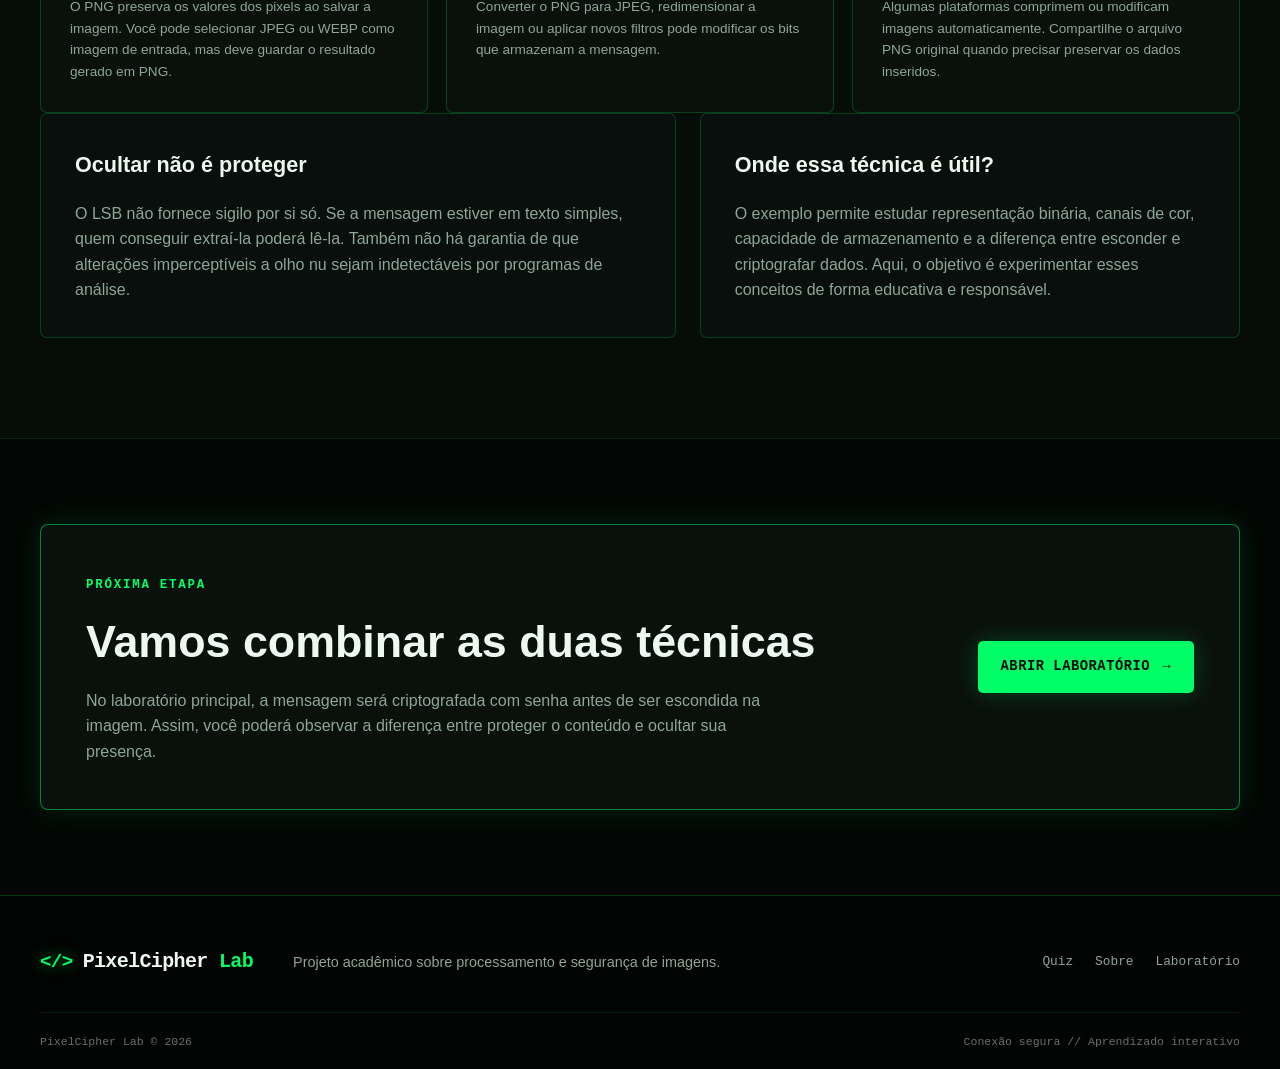
<file: pages/esteganografia.html>
<!DOCTYPE html>
<html lang="pt-BR">
<head>
    <meta charset="UTF-8">
    <meta name="viewport" content="width=device-width, initial-scale=1.0">
    <meta name="description" content="Aprenda esteganografia LSB, entenda seus limites e esconda mensagens dentro de imagens.">

    <title>Esteganografia | PixelCipher Lab</title>

    <link rel="icon" type="image/png" href="../assets/icons/favicon.png">
    <link rel="stylesheet" href="../css/global.css">
    <link rel="stylesheet" href="../css/conteudo.css">
    <link rel="stylesheet" href="../css/esteganografia.css">

    <script src="../js/main.js" defer></script>
    <script src="../js/esteganografia.js" defer></script>
</head>

<body>
    <header class="header scrolled">
        <div class="container header-content">
            <a href="../index.html" class="logo">
                <span class="logo-symbol">&lt;/&gt;</span>
                <span class="logo-text">PixelCipher <strong>Lab</strong></span>
            </a>

            <button
                class="menu-button"
                id="menu-button"
                type="button"
                aria-label="Abrir menu"
                aria-expanded="false"
                aria-controls="navigation"
            >
                <span></span>
                <span></span>
                <span></span>
            </button>

            <nav class="navigation" id="navigation">
                <a href="../index.html" class="nav-link">Início</a>
                <a href="fundamentos.html" class="nav-link">Fundamentos</a>
                <a href="filtros.html" class="nav-link">Filtros</a>
                <a href="criptografia.html" class="nav-link">Criptografia</a>
                <a href="esteganografia.html" class="nav-link active">Esteganografia</a>
                <a href="laboratorio.html" class="nav-link nav-highlight">Laboratório</a>
            </nav>
        </div>
    </header>

    <main>
        <!-- Apresentação -->
        <section class="content-hero stego-hero">
            <div class="container">
                <div class="breadcrumb">
                    <a href="../index.html">Início</a>
                    <span>/</span>
                    <span>Esteganografia</span>
                </div>

                <div class="content-hero-grid">
                    <div>
                        <span class="section-code">MÓDULO 04 // ESTEGANOGRAFIA</span>

                        <h1>
                            Esconda informações
                            <span>dentro dos pixels.</span>
                        </h1>

                        <p>
                            Descubra como pequenas alterações nos bits de uma imagem
                            podem armazenar uma mensagem sem produzir uma diferença
                            visual facilmente perceptível.
                        </p>
                    </div>

                    <aside class="module-summary">
                        <span class="summary-status">MÉTODO LSB</span>
                        <h2>Neste módulo</h2>

                        <ul>
                            <li><span>01</span> Conceito de esteganografia</li>
                            <li><span>02</span> Bits menos significativos</li>
                            <li><span>03</span> Inserção da mensagem</li>
                            <li><span>04</span> Extração da mensagem</li>
                        </ul>
                    </aside>
                </div>
            </div>
        </section>

        <!-- Conceito -->
        <section class="content-section">
            <div class="container">
                <div class="chapter-heading">
                    <span class="chapter-number">01</span>
                    <div>
                        <span class="section-code">CONCEITO</span>
                        <h2>O que é esteganografia?</h2>
                    </div>
                </div>

                <div class="text-grid">
                    <article class="text-card">
                        <h3>Ocultar a existência da informação</h3>

                        <p>
                            Esteganografia é a técnica de inserir uma informação
                            dentro de outro conteúdo, como uma imagem, um áudio
                            ou um vídeo. O conteúdo utilizado para transportar
                            a mensagem é chamado de <strong>suporte</strong>.
                        </p>

                        <p>
                            Diferentemente da criptografia, seu objetivo
                            principal não é tornar a mensagem ilegível, mas
                            dificultar a percepção de que ela está presente.
                        </p>
                    </article>

                    <article class="comparison-terminal">
                        <div class="comparison-row">
                            <span>CRIPTOGRAFIA</span>
                            <code>Texto → Dados ilegíveis</code>
                        </div>

                        <div class="comparison-row highlighted">
                            <span>ESTEGANOGRAFIA</span>
                            <code>Texto → Dentro da imagem</code>
                        </div>

                        <div class="comparison-row">
                            <span>COMBINAÇÃO</span>
                            <code>Criptografar → Inserir</code>
                        </div>
                    </article>
                </div>

                <div class="information-box">
                    <span class="information-icon">i</span>
                    <p>
                        Uma mensagem escondida por LSB ainda pode ser lida por
                        quem souber como extraí-la. Para proteger seu conteúdo,
                        é preciso criptografá-la antes de inseri-la na imagem.
                    </p>
                </div>
            </div>
        </section>

        <!-- LSB -->
        <section class="content-section alternate-section">
            <div class="container">
                <div class="chapter-heading">
                    <span class="chapter-number">02</span>
                    <div>
                        <span class="section-code">LEAST SIGNIFICANT BIT</span>
                        <h2>Como funciona o método LSB?</h2>
                    </div>
                </div>

                <p class="chapter-introduction">
                    Um pixel possui valores para os canais vermelho, verde e azul
                    (RGB). Cada valor vai de 0 a 255 e pode ser representado por
                    oito bits. No método LSB, substituímos apenas o último bit
                    de cada canal por um bit da mensagem.
                </p>

                <div class="lsb-demonstration">
                    <article class="bit-card">
                        <span>VALOR ORIGINAL</span>
                        <strong>1100101<span class="old-bit">0</span></strong>
                        <small>Decimal: 202</small>
                    </article>

                    <div class="message-bit">
                        <span>BIT DA MENSAGEM</span>
                        <strong>1</strong>
                    </div>

                    <article class="bit-card modified">
                        <span>VALOR MODIFICADO</span>
                        <strong>1100101<span class="new-bit">1</span></strong>
                        <small>Decimal: 203</small>
                    </article>
                </div>

                <div class="information-box">
                    <span class="information-icon">i</span>
                    <p>
                        Nesse exemplo, a cor muda apenas de 202 para 203. Como
                        podemos usar um bit em cada canal RGB, um pixel pode
                        transportar até três bits da mensagem.
                    </p>
                </div>

                <div class="text-grid">
                    <article class="text-card">
                        <h3>Por que o último bit?</h3>

                        <p>
                            O bit menos significativo representa uma diferença
                            de apenas uma unidade no valor do canal. Já alterar
                            bits mais importantes pode provocar mudanças de cor
                            muito maiores.
                        </p>

                        <p>
                            Isso não significa que a alteração seja impossível
                            de detectar: análises estatísticas ou comparações
                            com a imagem original podem revelar indícios da
                            mensagem.
                        </p>
                    </article>

                    <article class="text-card">
                        <h3>O que acontece em cada canal?</h3>

                        <p>
                            O programa lê os pixels em sequência. Para cada
                            canal vermelho, verde ou azul, ele ajusta o último
                            bit para corresponder ao próximo bit dos dados
                            armazenados.
                        </p>

                        <p>
                            Na extração, o processo é invertido: os últimos
                            bits desses canais são lidos na mesma ordem e
                            reunidos novamente em bytes.
                        </p>
                    </article>
                </div>
            </div>
        </section>

        <!-- Etapas e capacidade -->
        <section class="content-section">
            <div class="container">
                <div class="chapter-heading">
                    <span class="chapter-number">03</span>
                    <div>
                        <span class="section-code">PROCESSO</span>
                        <h2>Como a mensagem é inserida?</h2>
                    </div>
                </div>

                <div class="stego-steps">
                    <article>
                        <span>01</span>
                        <h3>Converter</h3>
                        <p>
                            O texto é convertido em bytes e, depois, em uma
                            sequência de bits.
                        </p>
                    </article>

                    <article>
                        <span>02</span>
                        <h3>Preparar</h3>
                        <p>
                            Informações necessárias para reconhecer e delimitar
                            a mensagem são armazenadas antes do texto.
                        </p>
                    </article>

                    <article>
                        <span>03</span>
                        <h3>Inserir</h3>
                        <p>
                            Cada bit é colocado no último bit de um canal RGB
                            da imagem.
                        </p>
                    </article>

                    <article>
                        <span>04</span>
                        <h3>Exportar</h3>
                        <p>
                            A imagem modificada é salva em PNG, preservando os
                            valores dos pixels.
                        </p>
                    </article>
                </div>

                <div class="text-grid">
                    <article class="text-card">
                        <h3>Quanto cabe em uma imagem?</h3>

                        <p>
                            Uma imagem de 100 × 100 pixels tem 10.000 pixels
                            e 30.000 canais RGB. Usando um bit por canal,
                            obtemos 30.000 bits, equivalentes a 3.750 bytes
                            de capacidade bruta.
                        </p>

                        <p>
                            Parte desse espaço é reservada para os dados que
                            ajudam a identificar e recuperar a mensagem.
                            Por isso, a capacidade disponível exibida no
                            laboratório pode ser menor.
                        </p>
                    </article>

                    <article class="text-card">
                        <h3>Bytes não são caracteres</h3>

                        <p>
                            A capacidade é medida em bytes. Uma letra simples
                            pode ocupar um byte, enquanto caracteres como
                            alguns símbolos e emojis podem ocupar vários bytes
                            na codificação UTF-8.
                        </p>

                        <p>
                            Acompanhe os indicadores “Utilizado” e “Disponível”
                            enquanto digita. Uma mensagem maior precisa de uma
                            imagem com mais pixels.
                        </p>
                    </article>
                </div>
            </div>
        </section>

        <!-- Laboratório -->
        <section class="content-section stego-laboratory-section">
            <div class="container">
                <div class="chapter-heading">
                    <span class="chapter-number">04</span>
                    <div>
                        <span class="section-code">EXPERIÊNCIA INTERATIVA</span>
                        <h2>Laboratório LSB</h2>
                    </div>
                </div>

                <div class="privacy-notice">
                    <span class="privacy-status"></span>
                    <p>
                        As imagens e mensagens permanecem no seu dispositivo.
                        Nenhum dado é enviado para servidores.
                    </p>
                </div>

                <div class="stego-tabs">
                    <button type="button" class="stego-tab active" data-tab="hide">
                        <span>[01]</span>
                        Esconder mensagem
                    </button>

                    <button type="button" class="stego-tab" data-tab="reveal">
                        <span>[02]</span>
                        Revelar mensagem
                    </button>
                </div>

                <!-- Esconder -->
                <section class="stego-tool" id="hide-panel">
                    <div class="tool-card">
                        <div class="tool-header">
                            <span>ENTRADA</span>
                            <span>imagem_original</span>
                        </div>

                        <div class="tool-body">
                            <input
                                type="file"
                                id="hide-image-input"
                                accept="image/png,image/jpeg,image/webp"
                                hidden
                            >

                            <button
                                type="button"
                                class="image-selector"
                                id="hide-image-button"
                            >
                                <span class="selector-icon">[IMG]</span>
                                <span>
                                    <strong>Selecionar imagem</strong>
                                    <small>PNG, JPEG ou WEBP</small>
                                </span>
                            </button>

                            <div
                                class="image-preview-container hidden"
                                id="hide-preview-container"
                            >
                                <canvas id="hide-canvas"></canvas>

                                <div class="image-data">
                                    <span id="hide-file-name">imagem.png</span>
                                    <span id="hide-resolution">0 × 0</span>
                                </div>
                            </div>

                            <label for="secret-message">Mensagem secreta</label>

                            <textarea
                                id="secret-message"
                                rows="6"
                                placeholder="Digite a mensagem que será escondida..."
                            ></textarea>

                            <div class="capacity-information">
                                <div>
                                    <span>UTILIZADO</span>
                                    <strong id="used-capacity">0 bytes</strong>
                                </div>

                                <div>
                                    <span>DISPONÍVEL</span>
                                    <strong id="total-capacity">0 bytes</strong>
                                </div>
                            </div>

                            <div class="capacity-bar">
                                <span id="capacity-progress"></span>
                            </div>

                            <button
                                type="button"
                                class="button button-primary tool-button"
                                id="hide-message-button"
                                disabled
                            >
                                Esconder mensagem
                                <span>→</span>
                            </button>
                        </div>
                    </div>

                    <div class="tool-arrow">
                        <span>→</span>
                        <small>LSB</small>
                    </div>

                    <div class="tool-card result-card">
                        <div class="tool-header">
                            <span>RESULTADO</span>
                            <span>imagem_codificada.png</span>
                        </div>

                        <div class="tool-body result-body">
                            <div class="empty-result" id="hide-empty-result">
                                <span>[ ? ]</span>
                                <p>A imagem com a mensagem aparecerá aqui.</p>
                            </div>

                            <div class="encoded-result hidden" id="encoded-result">
                                <canvas id="result-stego-canvas"></canvas>

                                <div class="success-result">
                                    <strong>Mensagem escondida</strong>
                                    <span id="changed-channels">
                                        0 canais alterados
                                    </span>
                                </div>
                            </div>

                            <button
                                type="button"
                                class="button button-primary tool-button"
                                id="download-stego-button"
                                disabled
                            >
                                Baixar imagem PNG
                            </button>
                        </div>
                    </div>
                </section>

                <!-- Revelar -->
                <section class="stego-tool hidden" id="reveal-panel">
                    <div class="tool-card">
                        <div class="tool-header">
                            <span>ENTRADA</span>
                            <span>imagem_codificada.png</span>
                        </div>

                        <div class="tool-body">
                            <input
                                type="file"
                                id="reveal-image-input"
                                accept="image/png"
                                hidden
                            >

                            <button
                                type="button"
                                class="image-selector"
                                id="reveal-image-button"
                            >
                                <span class="selector-icon">[LSB]</span>
                                <span>
                                    <strong>Selecionar imagem PNG</strong>
                                    <small>Utilize uma imagem gerada aqui</small>
                                </span>
                            </button>

                            <div
                                class="image-preview-container hidden"
                                id="reveal-preview-container"
                            >
                                <canvas id="reveal-canvas"></canvas>

                                <div class="image-data">
                                    <span id="reveal-file-name">imagem.png</span>
                                    <span id="reveal-resolution">0 × 0</span>
                                </div>
                            </div>

                            <button
                                type="button"
                                class="button button-primary tool-button"
                                id="reveal-message-button"
                                disabled
                            >
                                Procurar mensagem
                                <span>→</span>
                            </button>
                        </div>
                    </div>

                    <div class="tool-arrow">
                        <span>→</span>
                        <small>EXTRAIR</small>
                    </div>

                    <div class="tool-card result-card">
                        <div class="tool-header">
                            <span>RESULTADO</span>
                            <span>mensagem_extraida.txt</span>
                        </div>

                        <div class="tool-body">
                            <label for="revealed-message">
                                Mensagem encontrada
                            </label>

                            <textarea
                                id="revealed-message"
                                rows="12"
                                readonly
                                placeholder="A mensagem escondida aparecerá aqui..."
                            ></textarea>

                            <button
                                type="button"
                                class="button button-secondary tool-button"
                                id="copy-revealed-button"
                                disabled
                            >
                                Copiar mensagem
                            </button>
                        </div>
                    </div>
                </section>

                <div
                    class="stego-status hidden"
                    id="stego-status"
                    role="status"
                ></div>

                <div class="information-box">
                    <span class="information-icon">i</span>
                    <p>
                        Para testar a extração, baixe o PNG gerado na primeira
                        aba e selecione esse mesmo arquivo em “Revelar
                        mensagem”. Uma imagem comum, sem mensagem inserida
                        pelo laboratório, não produzirá o resultado esperado.
                    </p>
                </div>
            </div>
        </section>

        <!-- Cuidados -->
        <section class="content-section alternate-section">
            <div class="container">
                <div class="chapter-heading">
                    <span class="chapter-number">05</span>
                    <div>
                        <span class="section-code">LIMITAÇÕES</span>
                        <h2>Cuidados com a imagem</h2>
                    </div>
                </div>

                <div class="warning-grid">
                    <article>
                        <span class="warning-symbol">+</span>
                        <h3>Utilize PNG na saída</h3>
                        <p>
                            O PNG preserva os valores dos pixels ao salvar
                            a imagem. Você pode selecionar JPEG ou WEBP como
                            imagem de entrada, mas deve guardar o resultado
                            gerado em PNG.
                        </p>
                    </article>

                    <article>
                        <span class="warning-symbol">!</span>
                        <h3>Evite alterações</h3>
                        <p>
                            Converter o PNG para JPEG, redimensionar a imagem
                            ou aplicar novos filtros pode modificar os bits
                            que armazenam a mensagem.
                        </p>
                    </article>

                    <article>
                        <span class="warning-symbol">!</span>
                        <h3>Cuidado ao compartilhar</h3>
                        <p>
                            Algumas plataformas comprimem ou modificam imagens
                            automaticamente. Compartilhe o arquivo PNG original
                            quando precisar preservar os dados inseridos.
                        </p>
                    </article>
                </div>

                <div class="text-grid">
                    <article class="text-card">
                        <h3>Ocultar não é proteger</h3>
                        <p>
                            O LSB não fornece sigilo por si só. Se a mensagem
                            estiver em texto simples, quem conseguir extraí-la
                            poderá lê-la. Também não há garantia de que
                            alterações imperceptíveis a olho nu sejam
                            indetectáveis por programas de análise.
                        </p>
                    </article>

                    <article class="text-card">
                        <h3>Onde essa técnica é útil?</h3>
                        <p>
                            O exemplo permite estudar representação binária,
                            canais de cor, capacidade de armazenamento e a
                            diferença entre esconder e criptografar dados.
                            Aqui, o objetivo é experimentar esses conceitos
                            de forma educativa e responsável.
                        </p>
                    </article>
                </div>
            </div>
        </section>

        <!-- Próximo módulo -->
        <section class="next-module-section">
            <div class="container next-module-card">
                <div>
                    <span class="section-code">PRÓXIMA ETAPA</span>
                    <h2>Vamos combinar as duas técnicas</h2>

                    <p>
                        No laboratório principal, a mensagem será criptografada
                        com senha antes de ser escondida na imagem. Assim, você
                        poderá observar a diferença entre proteger o conteúdo
                        e ocultar sua presença.
                    </p>
                </div>

                <a href="laboratorio.html" class="button button-primary">
                    Abrir laboratório
                    <span>→</span>
                </a>
            </div>
        </section>
    </main>

    <footer class="footer">
        <div class="container footer-content">
            <a href="../index.html" class="logo footer-logo">
                <span class="logo-symbol">&lt;/&gt;</span>
                <span class="logo-text">PixelCipher <strong>Lab</strong></span>
            </a>

            <p>
                Projeto acadêmico sobre processamento e segurança de imagens.
            </p>

            <nav class="footer-navigation">
                <a href="quiz.html">Quiz</a>
                <a href="sobre.html">Sobre</a>
                <a href="laboratorio.html">Laboratório</a>
            </nav>
        </div>

        <div class="container footer-bottom">
            <span>
                PixelCipher Lab ©
                <span id="current-year"></span>
            </span>

            <span>Conexão segura // Aprendizado interativo</span>
        </div>
    </footer>
</body>
</html>
</file>
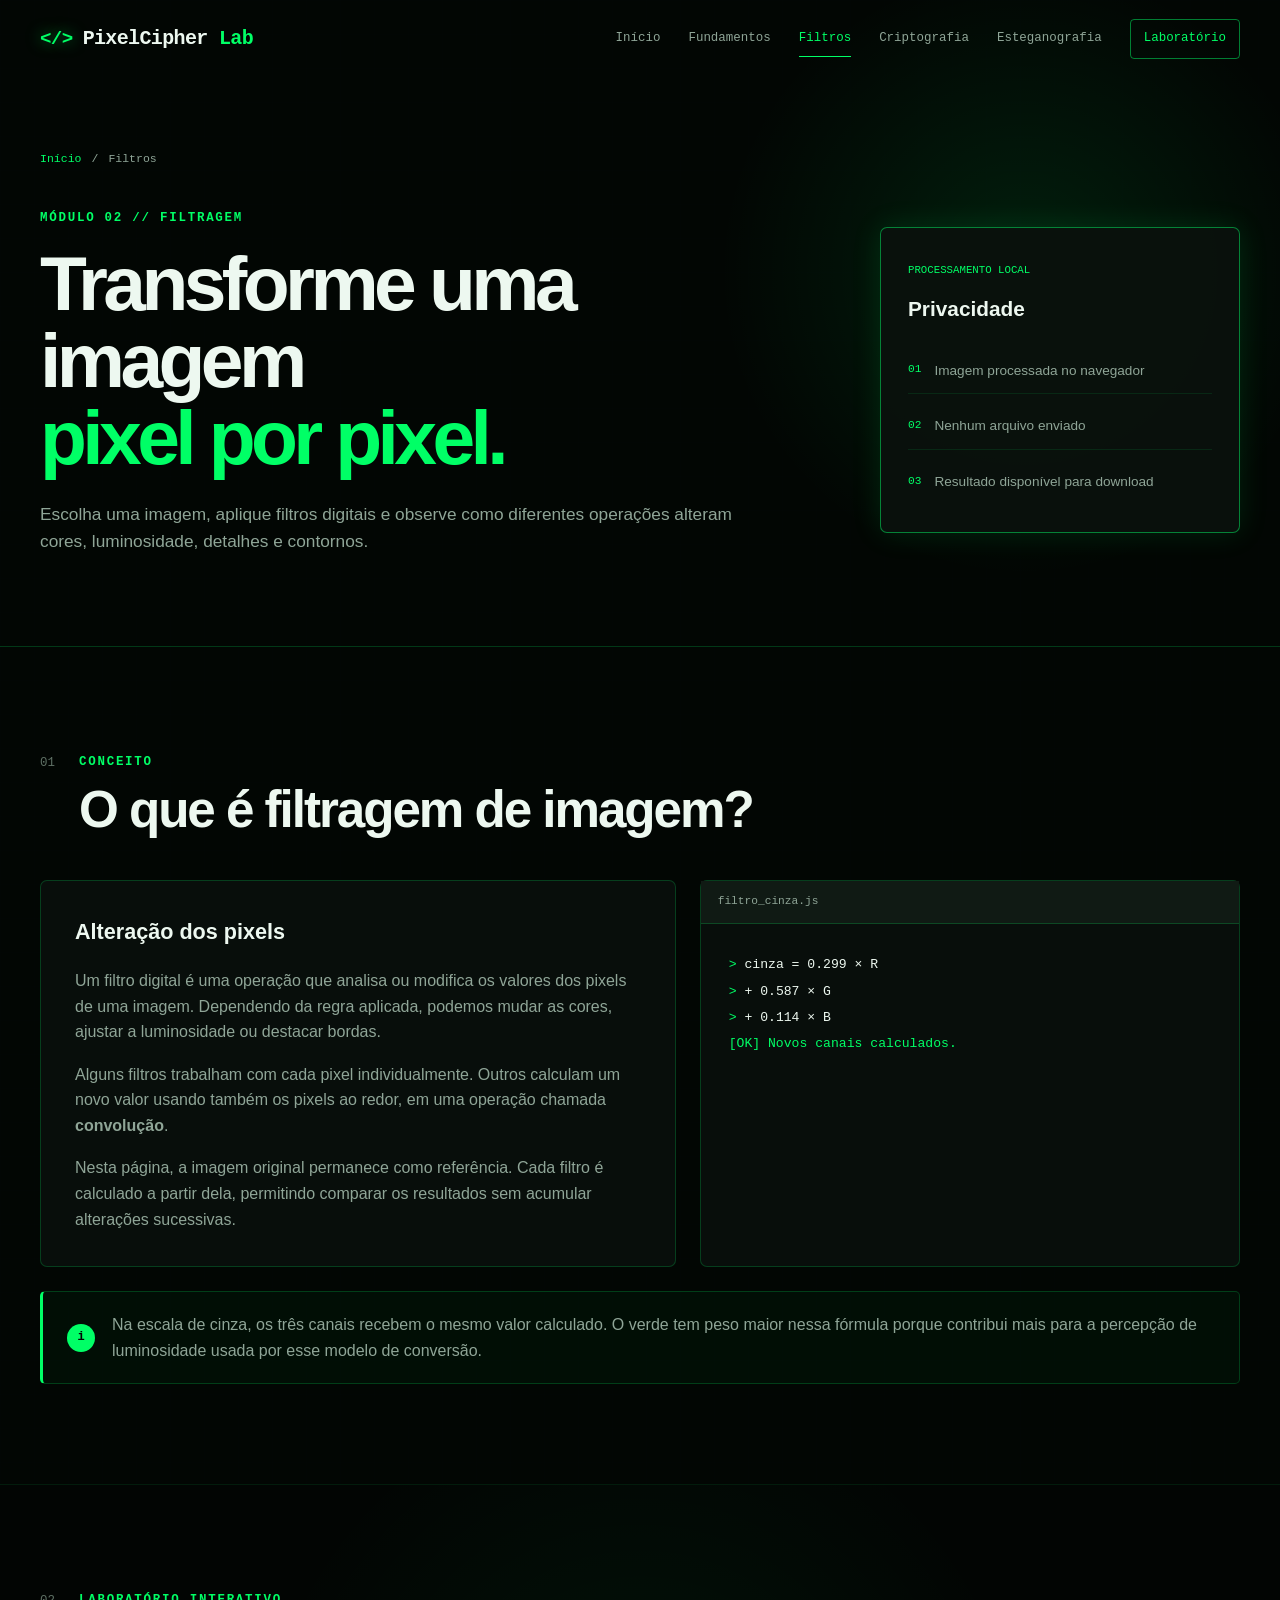
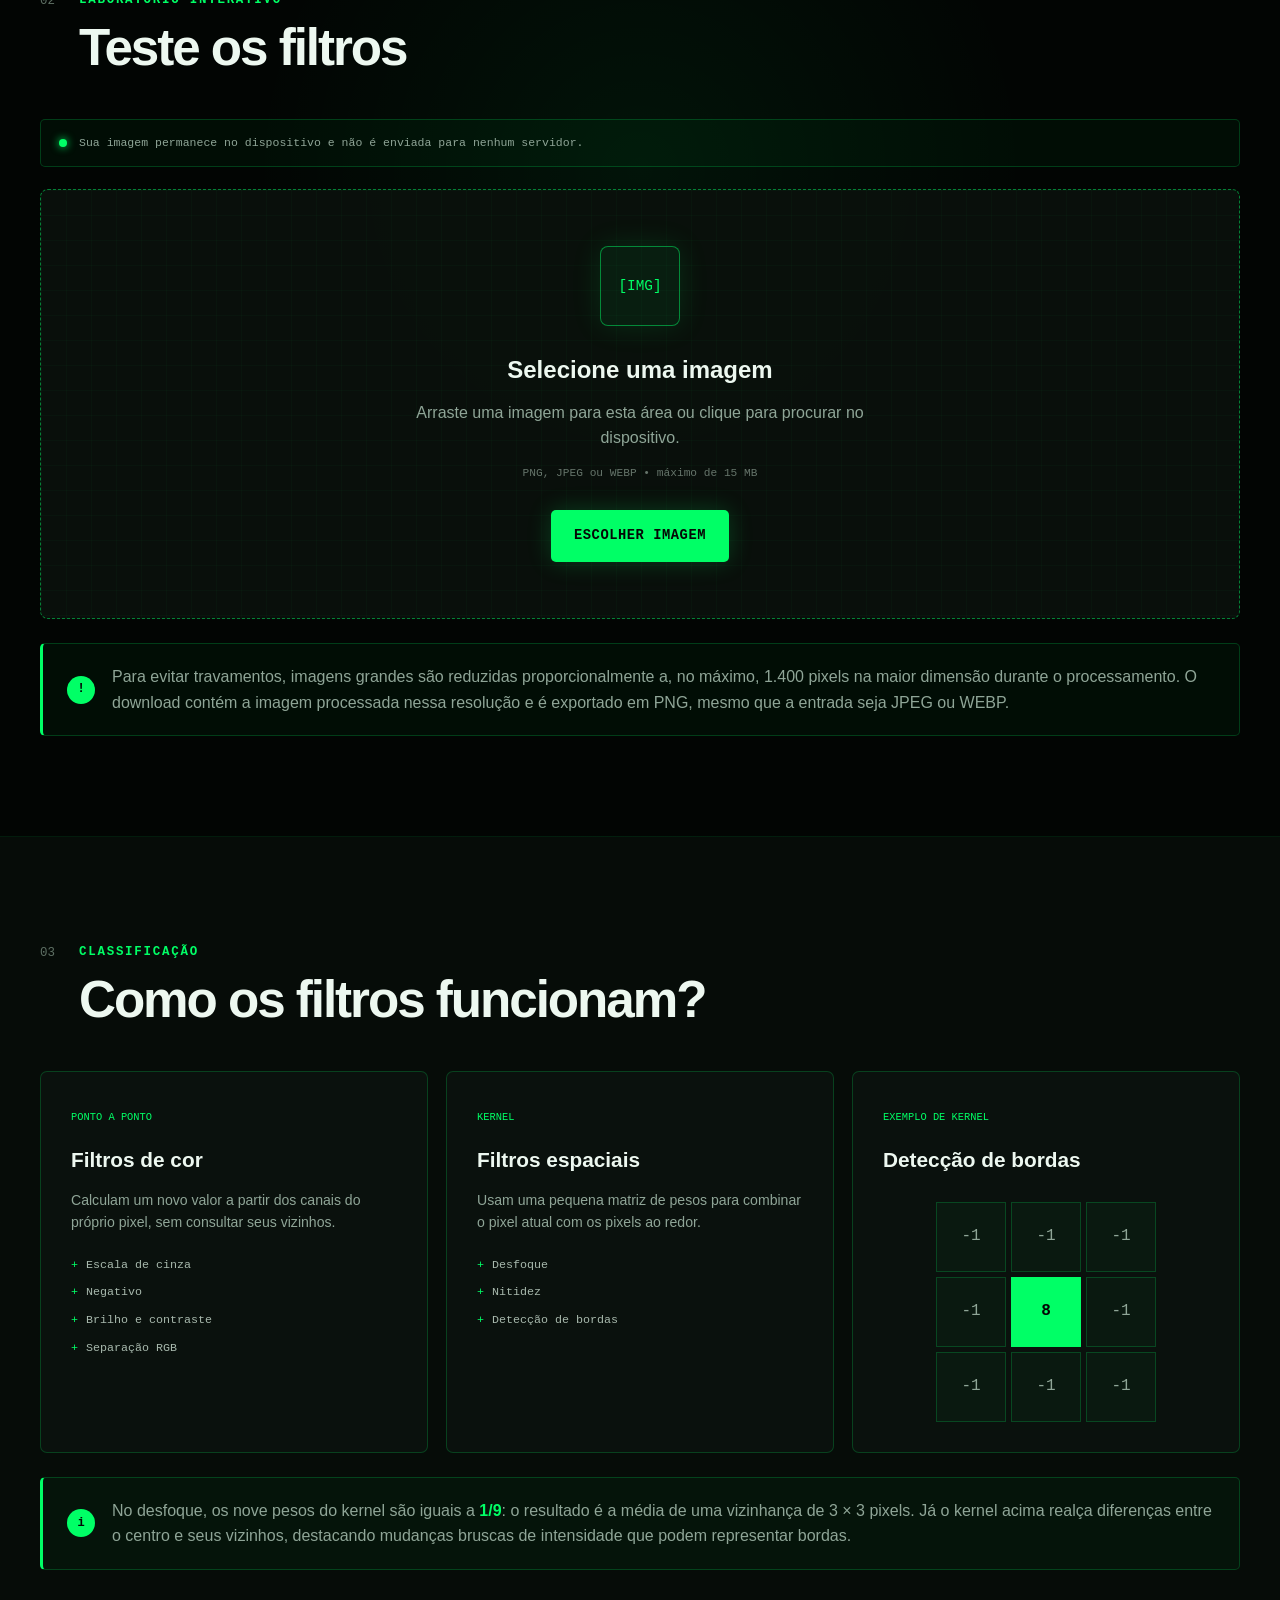
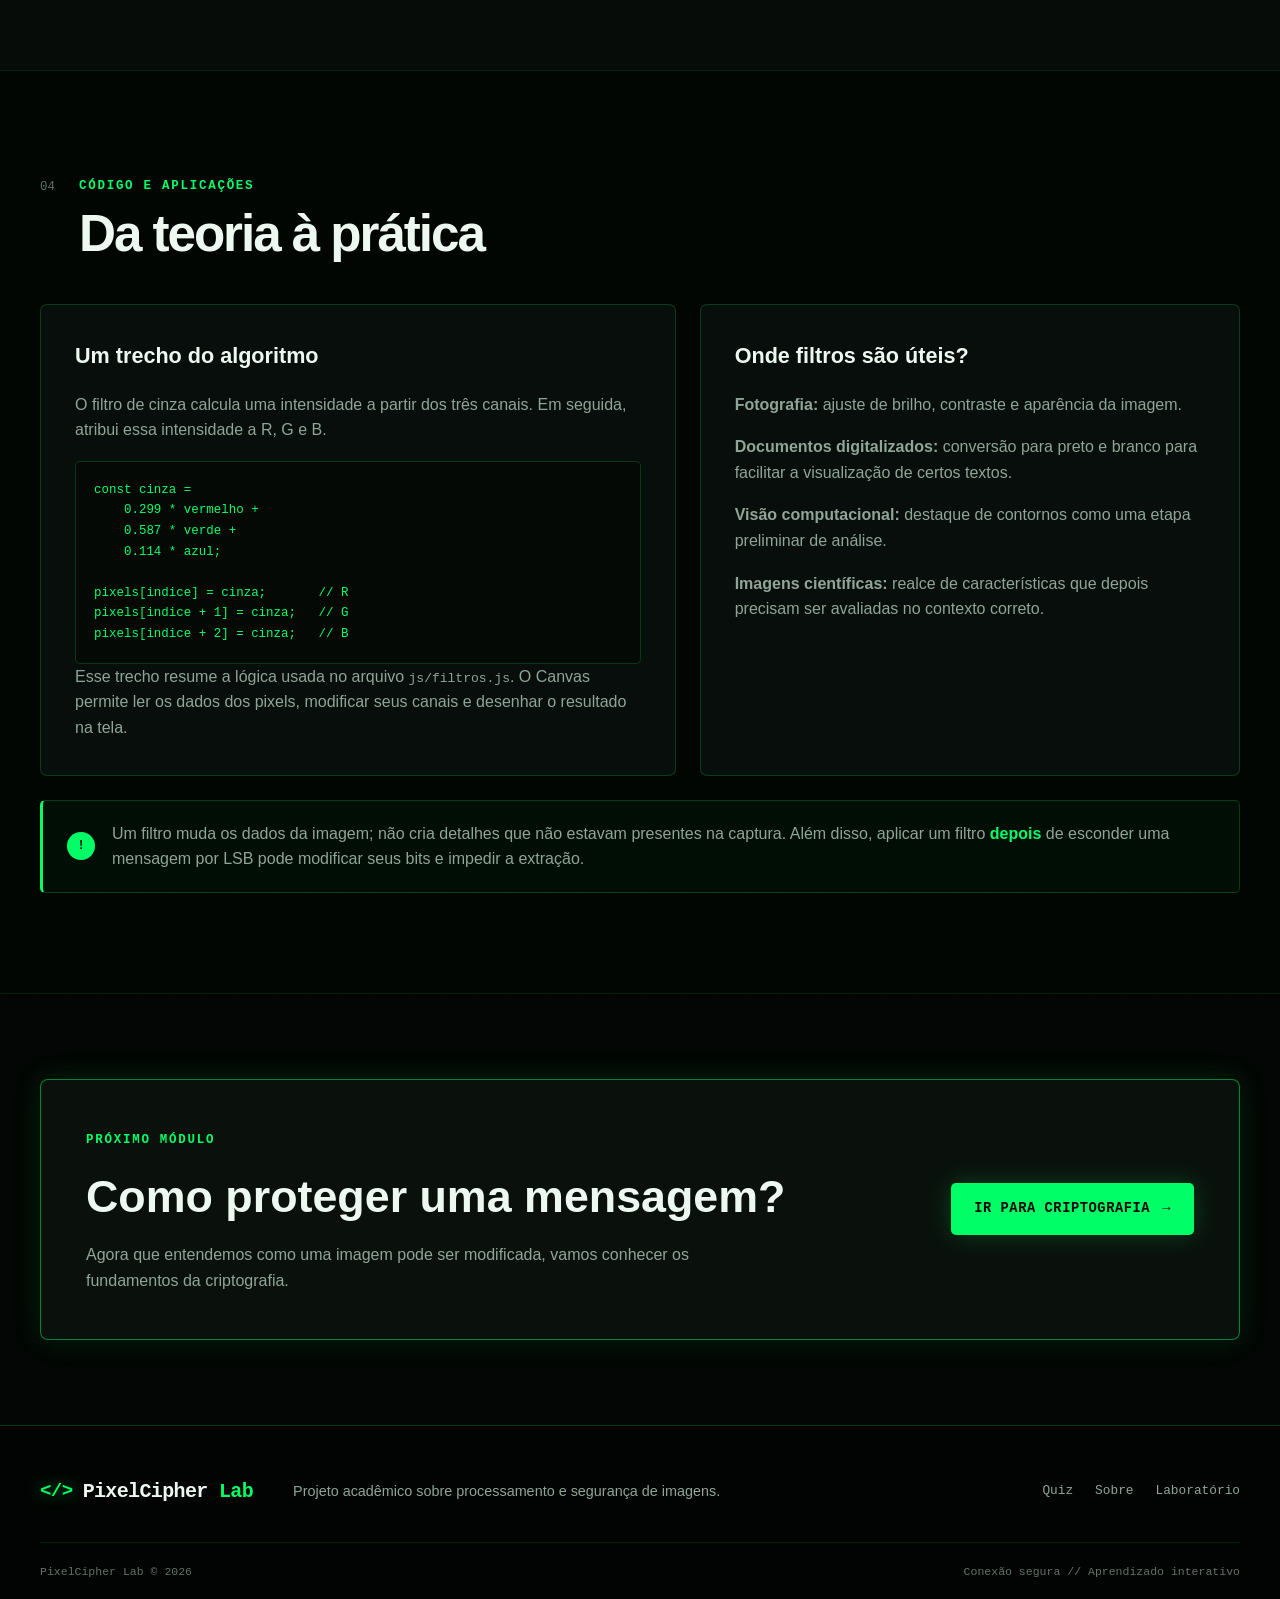
<file: pages/filtros.html>
<!DOCTYPE html>
<html lang="pt-BR">
<head>
    <meta charset="UTF-8">
    <meta name="viewport" content="width=device-width, initial-scale=1.0">

    <meta
        name="description"
        content="Aprenda filtragem de imagens e experimente filtros digitais diretamente no navegador."
    >

    <title>Filtros de Imagem | PixelCipher Lab</title>

    <link rel="icon" type="image/png" href="../assets/icons/favicon.png">
    <link rel="stylesheet" href="../css/global.css">
    <link rel="stylesheet" href="../css/conteudo.css">
    <link rel="stylesheet" href="../css/filtros.css">

    <script src="../js/main.js" defer></script>
    <script src="../js/filtros.js" defer></script>
</head>

<body>
    <header class="header scrolled">
        <div class="container header-content">
            <a href="../index.html" class="logo">
                <span class="logo-symbol">&lt;/&gt;</span>

                <span class="logo-text">
                    PixelCipher <strong>Lab</strong>
                </span>
            </a>

            <button
                class="menu-button"
                id="menu-button"
                type="button"
                aria-label="Abrir menu"
                aria-expanded="false"
                aria-controls="navigation"
            >
                <span></span>
                <span></span>
                <span></span>
            </button>

            <nav class="navigation" id="navigation">
                <a href="../index.html" class="nav-link">Início</a>
                <a href="fundamentos.html" class="nav-link">Fundamentos</a>
                <a href="filtros.html" class="nav-link active">Filtros</a>
                <a href="criptografia.html" class="nav-link">Criptografia</a>
                <a href="esteganografia.html" class="nav-link">Esteganografia</a>
                <a href="laboratorio.html" class="nav-link nav-highlight">
                    Laboratório
                </a>
            </nav>
        </div>
    </header>

    <main>
        <!-- Apresentação -->
        <section class="content-hero filters-hero">
            <div class="container">
                <div class="breadcrumb">
                    <a href="../index.html">Início</a>
                    <span>/</span>
                    <span>Filtros</span>
                </div>

                <div class="content-hero-grid">
                    <div>
                        <span class="section-code">
                            MÓDULO 02 // FILTRAGEM
                        </span>

                        <h1>
                            Transforme uma imagem
                            <span>pixel por pixel.</span>
                        </h1>

                        <p>
                            Escolha uma imagem, aplique filtros digitais e
                            observe como diferentes operações alteram cores,
                            luminosidade, detalhes e contornos.
                        </p>
                    </div>

                    <aside class="module-summary">
                        <span class="summary-status">
                            PROCESSAMENTO LOCAL
                        </span>

                        <h2>Privacidade</h2>

                        <ul>
                            <li>
                                <span>01</span>
                                Imagem processada no navegador
                            </li>

                            <li>
                                <span>02</span>
                                Nenhum arquivo enviado
                            </li>

                            <li>
                                <span>03</span>
                                Resultado disponível para download
                            </li>
                        </ul>
                    </aside>
                </div>
            </div>
        </section>

        <!-- Conceitos -->
        <section class="content-section">
            <div class="container">
                <div class="chapter-heading">
                    <span class="chapter-number">01</span>

                    <div>
                        <span class="section-code">CONCEITO</span>
                        <h2>O que é filtragem de imagem?</h2>
                    </div>
                </div>

                <div class="text-grid">
                    <article class="text-card">
                        <h3>Alteração dos pixels</h3>

                        <p>
                            Um filtro digital é uma operação que analisa ou
                            modifica os valores dos pixels de uma imagem.
                            Dependendo da regra aplicada, podemos mudar as
                            cores, ajustar a luminosidade ou destacar bordas.
                        </p>

                        <p>
                            Alguns filtros trabalham com cada pixel
                            individualmente. Outros calculam um novo valor
                            usando também os pixels ao redor, em uma operação
                            chamada <strong>convolução</strong>.
                        </p>

                        <p>
                            Nesta página, a imagem original permanece como
                            referência. Cada filtro é calculado a partir dela,
                            permitindo comparar os resultados sem acumular
                            alterações sucessivas.
                        </p>
                    </article>

                    <article class="terminal-explanation">
                        <div class="mini-terminal-header">
                            filtro_cinza.js
                        </div>

                        <div class="mini-terminal-body">
                            <p>
                                <span>&gt;</span>
                                cinza = 0.299 × R
                            </p>

                            <p>
                                <span>&gt;</span>
                                + 0.587 × G
                            </p>

                            <p>
                                <span>&gt;</span>
                                + 0.114 × B
                            </p>

                            <p class="terminal-success">
                                [OK] Novos canais calculados.
                            </p>
                        </div>
                    </article>
                </div>

                <div class="information-box">
                    <span class="information-icon">i</span>

                    <p>
                        Na escala de cinza, os três canais recebem o mesmo
                        valor calculado. O verde tem peso maior nessa fórmula
                        porque contribui mais para a percepção de luminosidade
                        usada por esse modelo de conversão.
                    </p>
                </div>
            </div>
        </section>

        <!-- Laboratório -->
        <section class="content-section filter-laboratory-section">
            <div class="container">
                <div class="chapter-heading">
                    <span class="chapter-number">02</span>

                    <div>
                        <span class="section-code">
                            LABORATÓRIO INTERATIVO
                        </span>

                        <h2>Teste os filtros</h2>
                    </div>
                </div>

                <div class="privacy-notice">
                    <span class="privacy-status"></span>

                    <p>
                        Sua imagem permanece no dispositivo e não é enviada
                        para nenhum servidor.
                    </p>
                </div>

                <!-- Seleção da imagem -->
                <div class="upload-area" id="upload-area">
                    <input
                        type="file"
                        id="image-input"
                        accept="image/png, image/jpeg, image/webp"
                        hidden
                    >

                    <div class="upload-icon" aria-hidden="true">
                        [IMG]
                    </div>

                    <h3>Selecione uma imagem</h3>

                    <p>
                        Arraste uma imagem para esta área ou clique para
                        procurar no dispositivo.
                    </p>

                    <span>PNG, JPEG ou WEBP • máximo de 15 MB</span>

                    <button
                        class="button button-primary"
                        id="select-image-button"
                        type="button"
                    >
                        Escolher imagem
                    </button>
                </div>

                <!-- Controles e visualização -->
                <div class="filter-workspace hidden" id="filter-workspace">
                    <aside class="filters-panel">
                        <div class="panel-title">
                            <div>
                                <span class="section-code">
                                    CONTROLES
                                </span>

                                <h3>Filtros disponíveis</h3>
                            </div>

                            <span class="online-label">ONLINE</span>
                        </div>

                        <div class="filter-buttons">
                            <button
                                class="filter-button active"
                                type="button"
                                data-filter="original"
                            >
                                <span>[00]</span>
                                Original
                            </button>

                            <button
                                class="filter-button"
                                type="button"
                                data-filter="grayscale"
                            >
                                <span>[01]</span>
                                Escala de cinza
                            </button>

                            <button
                                class="filter-button"
                                type="button"
                                data-filter="threshold"
                            >
                                <span>[02]</span>
                                Preto e branco
                            </button>

                            <button
                                class="filter-button"
                                type="button"
                                data-filter="negative"
                            >
                                <span>[03]</span>
                                Negativo
                            </button>

                            <button
                                class="filter-button"
                                type="button"
                                data-filter="sepia"
                            >
                                <span>[04]</span>
                                Sépia
                            </button>

                            <button
                                class="filter-button"
                                type="button"
                                data-filter="red"
                            >
                                <span>[R]</span>
                                Canal vermelho
                            </button>

                            <button
                                class="filter-button"
                                type="button"
                                data-filter="green"
                            >
                                <span>[G]</span>
                                Canal verde
                            </button>

                            <button
                                class="filter-button"
                                type="button"
                                data-filter="blue"
                            >
                                <span>[B]</span>
                                Canal azul
                            </button>

                            <button
                                class="filter-button"
                                type="button"
                                data-filter="blur"
                            >
                                <span>[05]</span>
                                Desfoque
                            </button>

                            <button
                                class="filter-button"
                                type="button"
                                data-filter="sharpen"
                            >
                                <span>[06]</span>
                                Nitidez
                            </button>

                            <button
                                class="filter-button"
                                type="button"
                                data-filter="edges"
                            >
                                <span>[07]</span>
                                Detectar bordas
                            </button>
                        </div>

                        <div class="range-controls">
                            <label
                                class="range-control"
                                for="brightness-range"
                            >
                                <span>
                                    Brilho
                                    <output id="brightness-value">0</output>
                                </span>

                                <input
                                    type="range"
                                    id="brightness-range"
                                    min="-100"
                                    max="100"
                                    value="0"
                                >
                            </label>

                            <label
                                class="range-control"
                                for="contrast-range"
                            >
                                <span>
                                    Contraste
                                    <output id="contrast-value">0</output>
                                </span>

                                <input
                                    type="range"
                                    id="contrast-range"
                                    min="-100"
                                    max="100"
                                    value="0"
                                >
                            </label>

                            <label
                                class="range-control threshold-control hidden"
                                id="threshold-control"
                                for="threshold-range"
                            >
                                <span>
                                    Limite
                                    <output id="threshold-value">128</output>
                                </span>

                                <input
                                    type="range"
                                    id="threshold-range"
                                    min="0"
                                    max="255"
                                    value="128"
                                >
                            </label>
                        </div>

                        <div class="panel-actions">
                            <button
                                class="button button-secondary"
                                id="reset-button"
                                type="button"
                            >
                                Restaurar
                            </button>

                            <button
                                class="button button-primary"
                                id="download-button"
                                type="button"
                            >
                                Baixar resultado
                            </button>
                        </div>
                    </aside>

                    <div class="image-workspace">
                        <div class="file-information">
                            <div>
                                <small>ARQUIVO</small>
                                <strong id="file-name">imagem.png</strong>
                            </div>

                            <div>
                                <small>RESOLUÇÃO</small>
                                <strong id="image-resolution">0 × 0</strong>
                            </div>

                            <div>
                                <small>FILTRO</small>
                                <strong id="current-filter">Original</strong>
                            </div>

                            <button
                                id="change-image-button"
                                class="change-image-button"
                                type="button"
                            >
                                Trocar imagem
                            </button>
                        </div>

                        <div class="comparison-grid">
                            <article class="image-panel">
                                <div class="image-panel-header">
                                    <span>ORIGINAL</span>
                                    <span>entrada</span>
                                </div>

                                <div class="canvas-wrapper">
                                    <canvas id="original-canvas"></canvas>
                                </div>
                            </article>

                            <article class="image-panel result-panel">
                                <div class="image-panel-header">
                                    <span>RESULTADO</span>

                                    <span id="processing-status">
                                        processado
                                    </span>
                                </div>

                                <div class="canvas-wrapper">
                                    <canvas id="result-canvas"></canvas>
                                </div>
                            </article>
                        </div>

                        <div
                            class="processing-message"
                            id="processing-message"
                        >
                            <span>&gt;</span>

                            <p>
                                Selecione um filtro para alterar a imagem.
                            </p>
                        </div>
                    </div>
                </div>

                <div
                    class="error-message hidden"
                    id="error-message"
                    role="alert"
                ></div>

                <div class="information-box">
                    <span class="information-icon">!</span>

                    <p>
                        Para evitar travamentos, imagens grandes são reduzidas
                        proporcionalmente a, no máximo, 1.400 pixels na maior
                        dimensão durante o processamento. O download contém
                        a imagem processada nessa resolução e é exportado em
                        PNG, mesmo que a entrada seja JPEG ou WEBP.
                    </p>
                </div>
            </div>
        </section>

        <!-- Classificação -->
        <section class="content-section alternate-section">
            <div class="container">
                <div class="chapter-heading">
                    <span class="chapter-number">03</span>

                    <div>
                        <span class="section-code">
                            CLASSIFICAÇÃO
                        </span>

                        <h2>Como os filtros funcionam?</h2>
                    </div>
                </div>

                <div class="filter-theory-grid">
                    <article class="filter-theory-card">
                        <span class="theory-label">PONTO A PONTO</span>

                        <h3>Filtros de cor</h3>

                        <p>
                            Calculam um novo valor a partir dos canais do
                            próprio pixel, sem consultar seus vizinhos.
                        </p>

                        <ul>
                            <li>Escala de cinza</li>
                            <li>Negativo</li>
                            <li>Brilho e contraste</li>
                            <li>Separação RGB</li>
                        </ul>
                    </article>

                    <article class="filter-theory-card">
                        <span class="theory-label">KERNEL</span>

                        <h3>Filtros espaciais</h3>

                        <p>
                            Usam uma pequena matriz de pesos para combinar
                            o pixel atual com os pixels ao redor.
                        </p>

                        <ul>
                            <li>Desfoque</li>
                            <li>Nitidez</li>
                            <li>Detecção de bordas</li>
                        </ul>
                    </article>

                    <article class="kernel-card">
                        <span class="theory-label">
                            EXEMPLO DE KERNEL
                        </span>

                        <h3>Detecção de bordas</h3>

                        <div
                            class="kernel-grid"
                            aria-label="Matriz de detecção de bordas com valor 8 no centro e -1 nas demais posições"
                        >
                            <span>-1</span>
                            <span>-1</span>
                            <span>-1</span>
                            <span>-1</span>
                            <span class="kernel-center">8</span>
                            <span>-1</span>
                            <span>-1</span>
                            <span>-1</span>
                            <span>-1</span>
                        </div>
                    </article>
                </div>

                <div class="information-box">
                    <span class="information-icon">i</span>

                    <p>
                        No desfoque, os nove pesos do kernel são iguais a
                        <strong>1/9</strong>: o resultado é a média de uma
                        vizinhança de 3 × 3 pixels. Já o kernel acima realça
                        diferenças entre o centro e seus vizinhos, destacando
                        mudanças bruscas de intensidade que podem representar
                        bordas.
                    </p>
                </div>
            </div>
        </section>

        <!-- Código e aplicações, dentro da mesma página -->
        <section class="content-section">
            <div class="container">
                <div class="chapter-heading">
                    <span class="chapter-number">04</span>

                    <div>
                        <span class="section-code">
                            CÓDIGO E APLICAÇÕES
                        </span>

                        <h2>Da teoria à prática</h2>
                    </div>
                </div>

                <div class="text-grid">
                    <article class="text-card">
                        <h3>Um trecho do algoritmo</h3>

                        <p>
                            O filtro de cinza calcula uma intensidade a
                            partir dos três canais. Em seguida, atribui
                            essa intensidade a R, G e B.
                        </p>

                        <pre style="margin-top: 18px; padding: 18px; overflow-x: auto; border: 1px solid var(--border); border-radius: 5px; background: #050906; color: var(--primary); font-family: var(--font-code); font-size: 0.78rem; line-height: 1.65;"><code>const cinza =
    0.299 * vermelho +
    0.587 * verde +
    0.114 * azul;

pixels[indice] = cinza;       // R
pixels[indice + 1] = cinza;   // G
pixels[indice + 2] = cinza;   // B</code></pre>

                        <p>
                            Esse trecho resume a lógica usada no arquivo
                            <code>js/filtros.js</code>. O Canvas permite ler
                            os dados dos pixels, modificar seus canais e
                            desenhar o resultado na tela.
                        </p>
                    </article>

                    <article class="text-card">
                        <h3>Onde filtros são úteis?</h3>

                        <p>
                            <strong>Fotografia:</strong> ajuste de brilho,
                            contraste e aparência da imagem.
                        </p>

                        <p>
                            <strong>Documentos digitalizados:</strong>
                            conversão para preto e branco para facilitar
                            a visualização de certos textos.
                        </p>

                        <p>
                            <strong>Visão computacional:</strong> destaque
                            de contornos como uma etapa preliminar de análise.
                        </p>

                        <p>
                            <strong>Imagens científicas:</strong> realce de
                            características que depois precisam ser avaliadas
                            no contexto correto.
                        </p>
                    </article>
                </div>

                <div class="information-box">
                    <span class="information-icon">!</span>

                    <p>
                        Um filtro muda os dados da imagem; não cria detalhes
                        que não estavam presentes na captura. Além disso,
                        aplicar um filtro <strong>depois</strong> de esconder
                        uma mensagem por LSB pode modificar seus bits e
                        impedir a extração.
                    </p>
                </div>
            </div>
        </section>

        <!-- Próximo módulo -->
        <section class="next-module-section">
            <div class="container next-module-card">
                <div>
                    <span class="section-code">
                        PRÓXIMO MÓDULO
                    </span>

                    <h2>Como proteger uma mensagem?</h2>

                    <p>
                        Agora que entendemos como uma imagem pode ser
                        modificada, vamos conhecer os fundamentos da
                        criptografia.
                    </p>
                </div>

                <a href="criptografia.html" class="button button-primary">
                    Ir para criptografia <span>→</span>
                </a>
            </div>
        </section>
    </main>

    <footer class="footer">
        <div class="container footer-content">
            <a href="../index.html" class="logo footer-logo">
                <span class="logo-symbol">&lt;/&gt;</span>

                <span class="logo-text">
                    PixelCipher <strong>Lab</strong>
                </span>
            </a>

            <p>
                Projeto acadêmico sobre processamento e segurança de imagens.
            </p>

            <nav class="footer-navigation">
                <a href="quiz.html">Quiz</a>
                <a href="sobre.html">Sobre</a>
                <a href="laboratorio.html">Laboratório</a>
            </nav>
        </div>

        <div class="container footer-bottom">
            <span>
                PixelCipher Lab © <span id="current-year"></span>
            </span>

            <span>Conexão segura // Aprendizado interativo</span>
        </div>
    </footer>
</body>
</html>
</file>
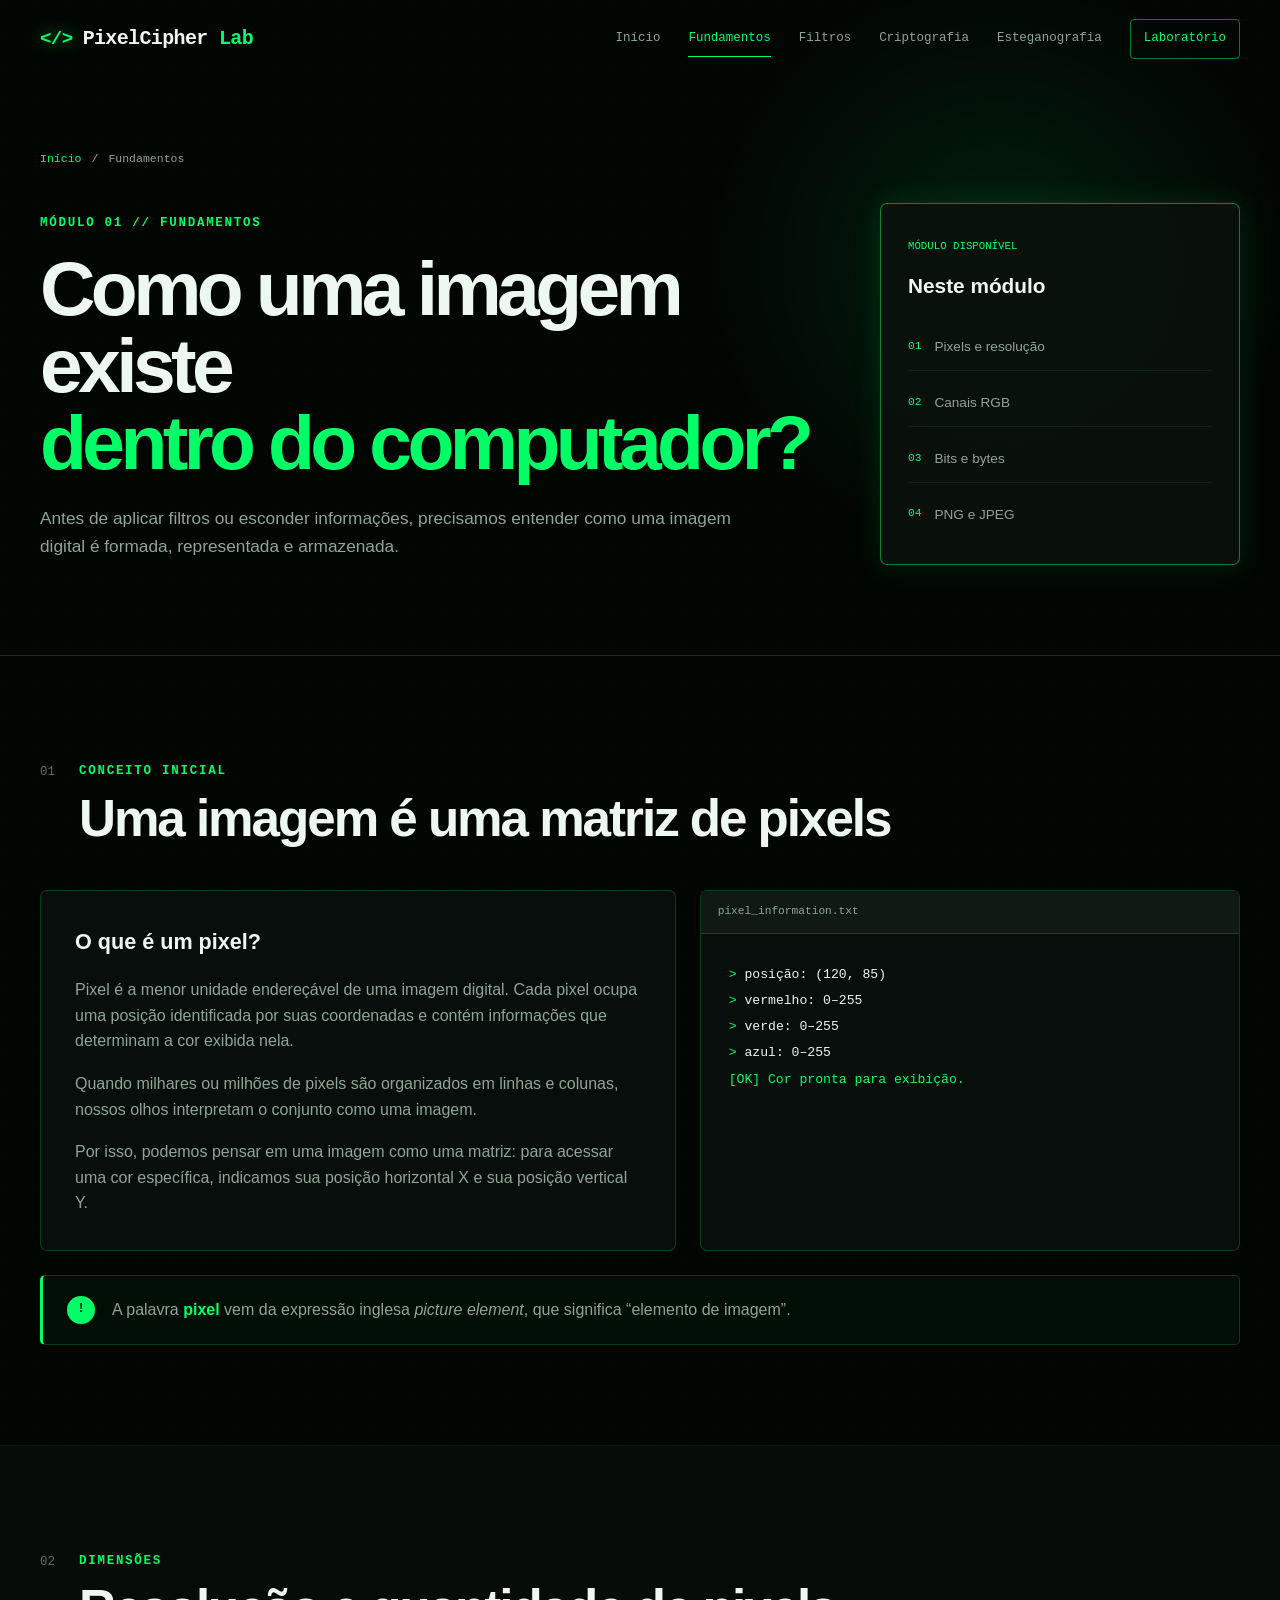
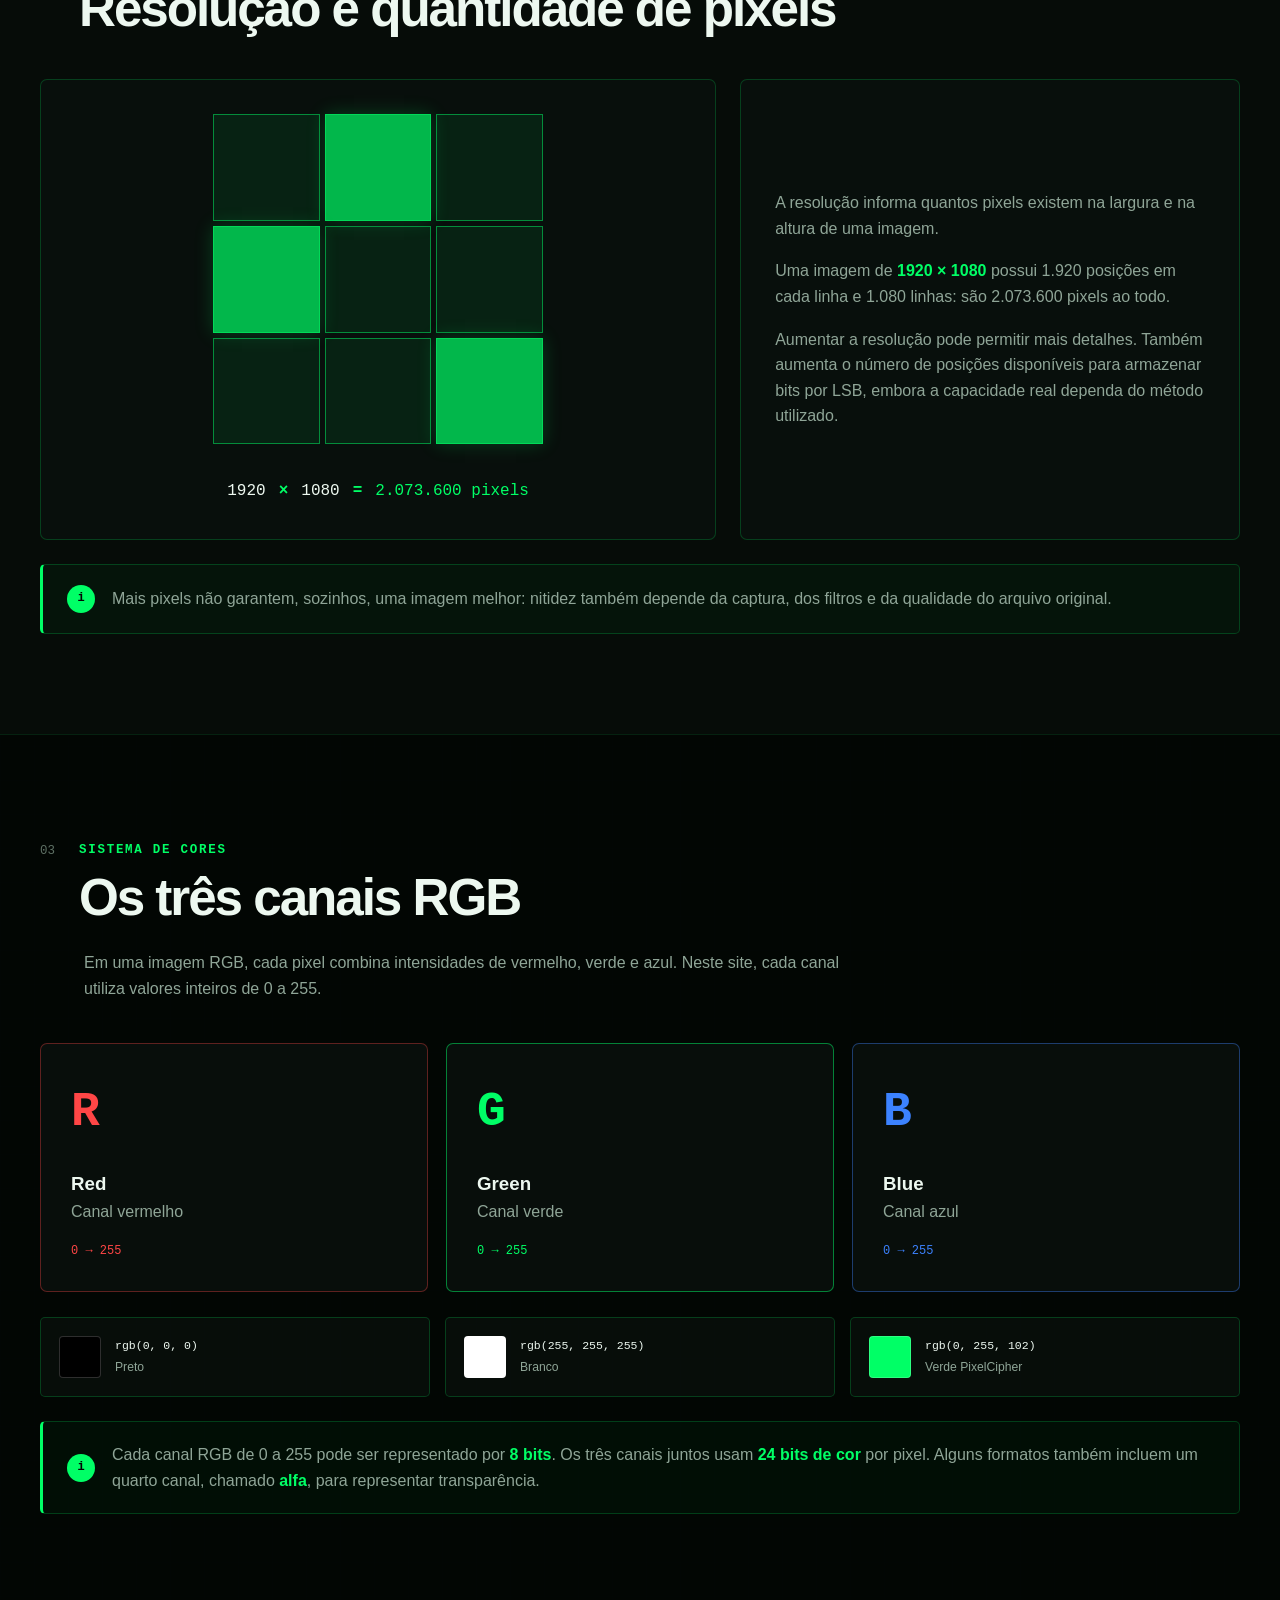
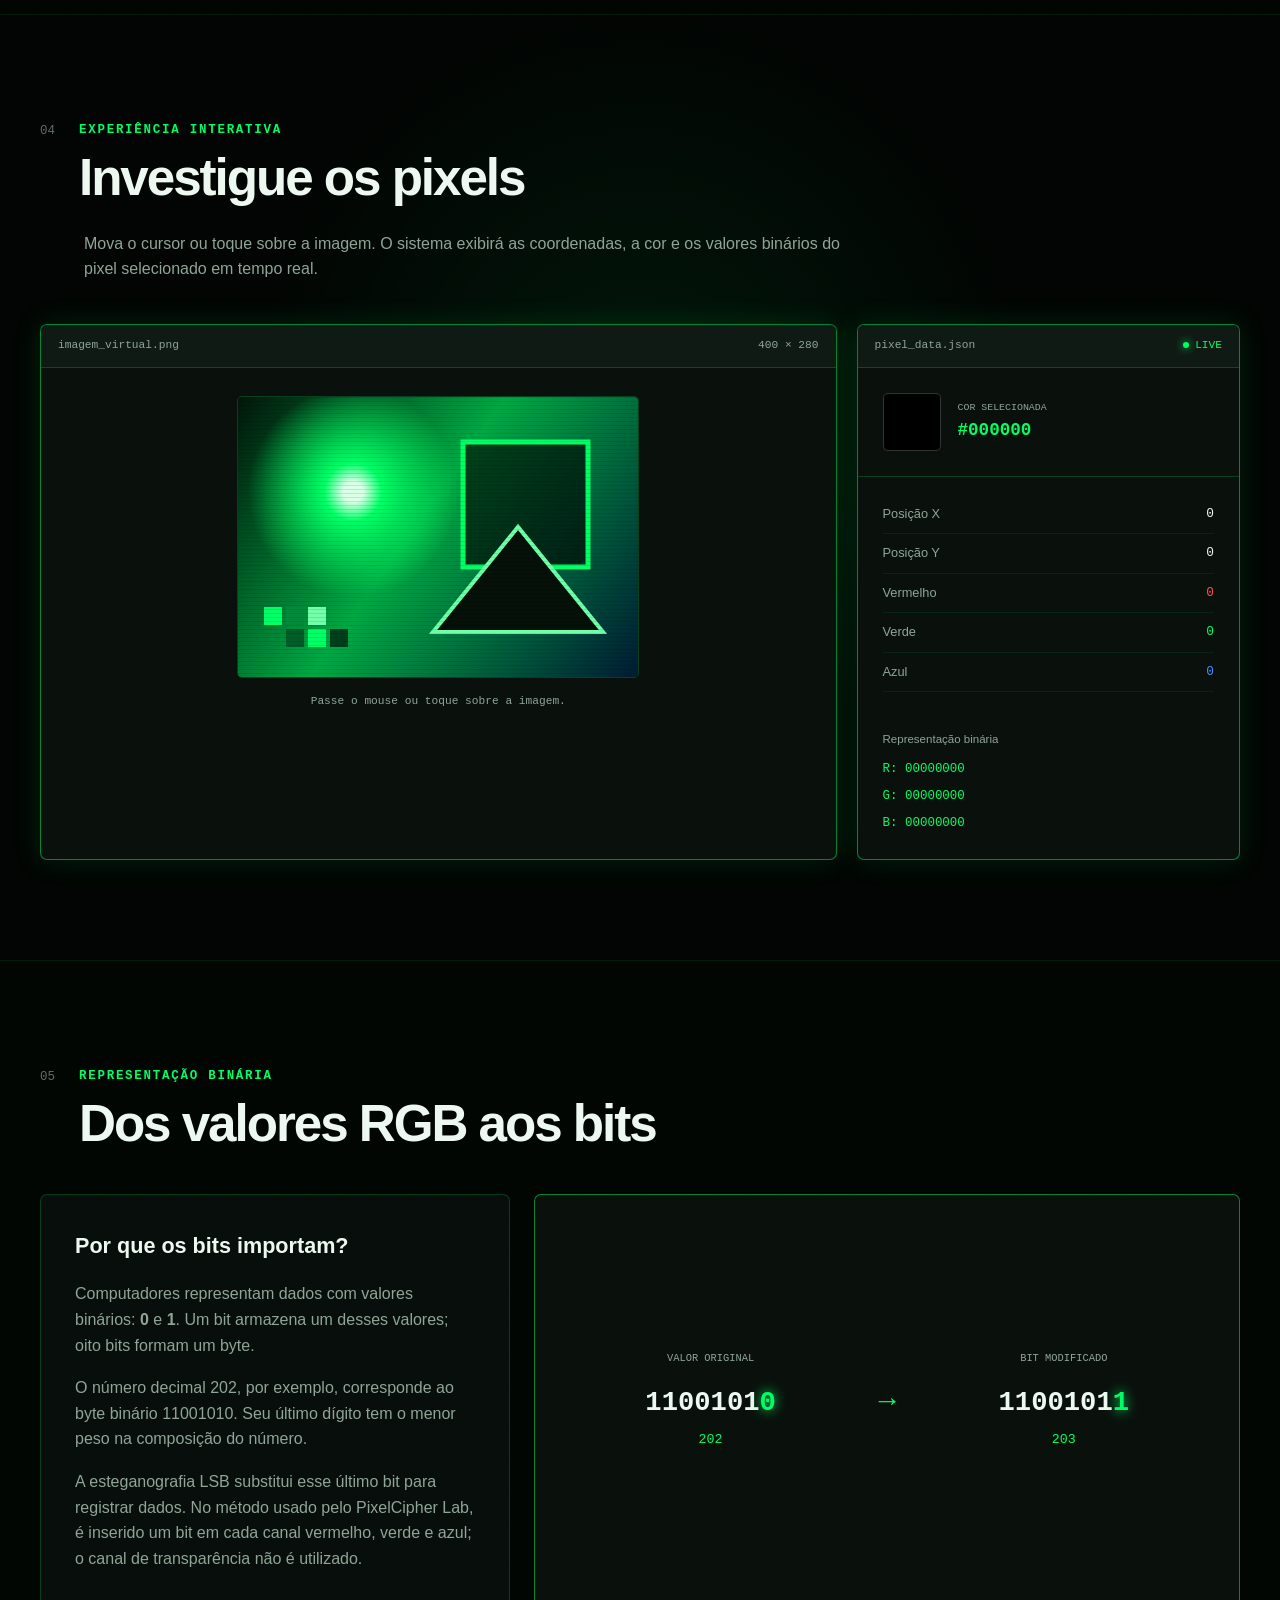
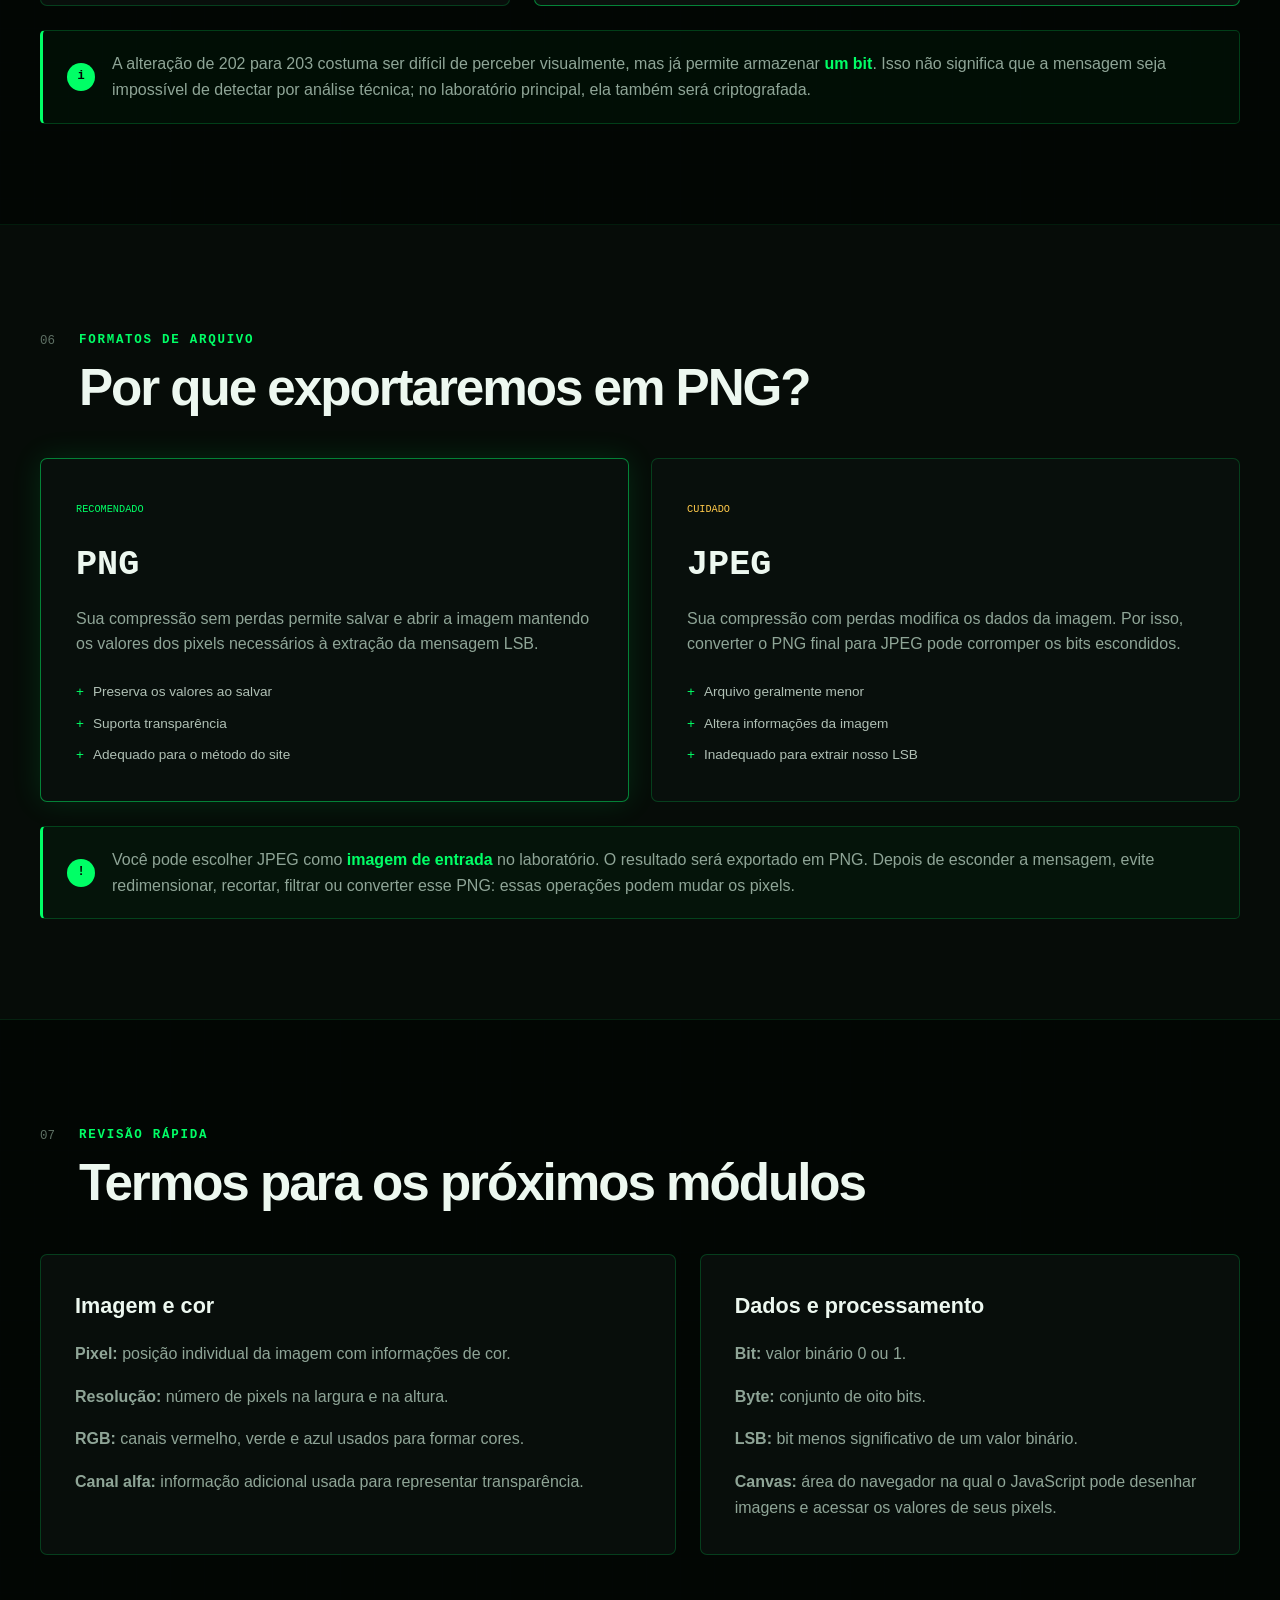
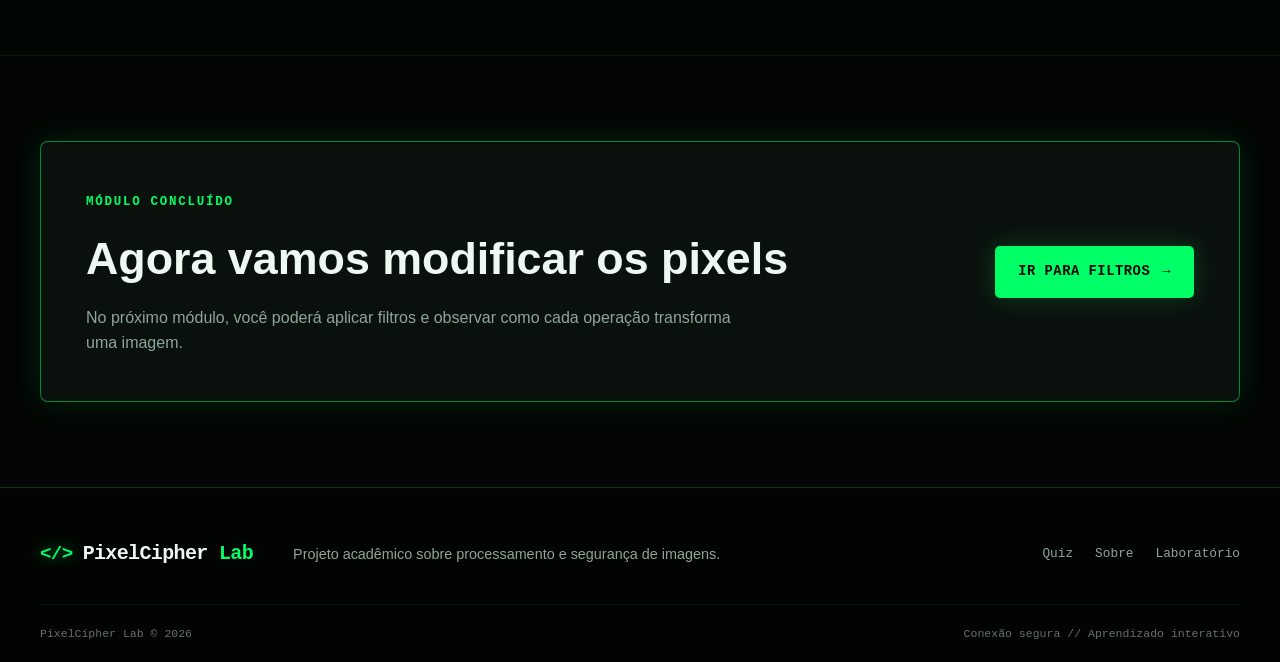
<file: pages/fundamentos.html>
<!DOCTYPE html>
<html lang="pt-BR">
<head>
    <meta charset="UTF-8">
    <meta name="viewport" content="width=device-width, initial-scale=1.0">
    <meta
        name="description"
        content="Aprenda como imagens digitais são formadas por pixels, cores RGB, resolução, bits e formatos de arquivo."
    >

    <title>Fundamentos da Imagem | PixelCipher Lab</title>

    <link rel="icon" type="image/png" href="../assets/icons/favicon.png">
    <link rel="stylesheet" href="../css/global.css">
    <link rel="stylesheet" href="../css/conteudo.css">

    <script src="../js/main.js" defer></script>
    <script src="../js/pixel-viewer.js" defer></script>
</head>

<body>
    <header class="header scrolled">
        <div class="container header-content">
            <a href="../index.html" class="logo">
                <span class="logo-symbol">&lt;/&gt;</span>
                <span class="logo-text">
                    PixelCipher <strong>Lab</strong>
                </span>
            </a>

            <button
                class="menu-button"
                id="menu-button"
                type="button"
                aria-label="Abrir menu"
                aria-expanded="false"
                aria-controls="navigation"
            >
                <span></span>
                <span></span>
                <span></span>
            </button>

            <nav class="navigation" id="navigation">
                <a href="../index.html" class="nav-link">Início</a>
                <a href="fundamentos.html" class="nav-link active">Fundamentos</a>
                <a href="filtros.html" class="nav-link">Filtros</a>
                <a href="criptografia.html" class="nav-link">Criptografia</a>
                <a href="esteganografia.html" class="nav-link">Esteganografia</a>
                <a href="laboratorio.html" class="nav-link nav-highlight">
                    Laboratório
                </a>
            </nav>
        </div>
    </header>

    <main>
        <!-- Apresentação -->
        <section class="content-hero">
            <div class="container">
                <div class="breadcrumb">
                    <a href="../index.html">Início</a>
                    <span>/</span>
                    <span>Fundamentos</span>
                </div>

                <div class="content-hero-grid">
                    <div>
                        <span class="section-code">MÓDULO 01 // FUNDAMENTOS</span>

                        <h1>
                            Como uma imagem existe
                            <span>dentro do computador?</span>
                        </h1>

                        <p>
                            Antes de aplicar filtros ou esconder informações,
                            precisamos entender como uma imagem digital é
                            formada, representada e armazenada.
                        </p>
                    </div>

                    <aside class="module-summary">
                        <span class="summary-status">MÓDULO DISPONÍVEL</span>
                        <h2>Neste módulo</h2>

                        <ul>
                            <li><span>01</span> Pixels e resolução</li>
                            <li><span>02</span> Canais RGB</li>
                            <li><span>03</span> Bits e bytes</li>
                            <li><span>04</span> PNG e JPEG</li>
                        </ul>
                    </aside>
                </div>
            </div>
        </section>

        <!-- Pixels -->
        <section class="content-section">
            <div class="container">
                <div class="chapter-heading">
                    <span class="chapter-number">01</span>

                    <div>
                        <span class="section-code">CONCEITO INICIAL</span>
                        <h2>Uma imagem é uma matriz de pixels</h2>
                    </div>
                </div>

                <div class="text-grid">
                    <article class="text-card">
                        <h3>O que é um pixel?</h3>

                        <p>
                            Pixel é a menor unidade endereçável de uma imagem
                            digital. Cada pixel ocupa uma posição identificada
                            por suas coordenadas e contém informações que
                            determinam a cor exibida nela.
                        </p>

                        <p>
                            Quando milhares ou milhões de pixels são
                            organizados em linhas e colunas, nossos olhos
                            interpretam o conjunto como uma imagem.
                        </p>

                        <p>
                            Por isso, podemos pensar em uma imagem como uma
                            matriz: para acessar uma cor específica, indicamos
                            sua posição horizontal X e sua posição vertical Y.
                        </p>
                    </article>

                    <article class="terminal-explanation">
                        <div class="mini-terminal-header">
                            pixel_information.txt
                        </div>

                        <div class="mini-terminal-body">
                            <p><span>&gt;</span> posição: (120, 85)</p>
                            <p><span>&gt;</span> vermelho: 0–255</p>
                            <p><span>&gt;</span> verde: 0–255</p>
                            <p><span>&gt;</span> azul: 0–255</p>

                            <p class="terminal-success">
                                [OK] Cor pronta para exibição.
                            </p>
                        </div>
                    </article>
                </div>

                <div class="information-box">
                    <span class="information-icon">!</span>

                    <p>
                        A palavra <strong>pixel</strong> vem da expressão
                        inglesa <em>picture element</em>, que significa
                        “elemento de imagem”.
                    </p>
                </div>
            </div>
        </section>

        <!-- Resolução -->
        <section class="content-section alternate-section">
            <div class="container">
                <div class="chapter-heading">
                    <span class="chapter-number">02</span>

                    <div>
                        <span class="section-code">DIMENSÕES</span>
                        <h2>Resolução e quantidade de pixels</h2>
                    </div>
                </div>

                <div class="resolution-layout">
                    <div class="resolution-example">
                        <div class="pixel-grid-demo" aria-hidden="true">
                            <span></span><span></span><span></span>
                            <span></span><span></span><span></span>
                            <span></span><span></span><span></span>
                        </div>

                        <div class="resolution-formula">
                            <span>1920</span>
                            <strong>×</strong>
                            <span>1080</span>
                            <strong>=</strong>
                            <span class="formula-result">
                                2.073.600 pixels
                            </span>
                        </div>
                    </div>

                    <div class="resolution-description">
                        <p>
                            A resolução informa quantos pixels existem na
                            largura e na altura de uma imagem.
                        </p>

                        <p>
                            Uma imagem de <strong>1920 × 1080</strong> possui
                            1.920 posições em cada linha e 1.080 linhas:
                            são 2.073.600 pixels ao todo.
                        </p>

                        <p>
                            Aumentar a resolução pode permitir mais detalhes.
                            Também aumenta o número de posições disponíveis
                            para armazenar bits por LSB, embora a capacidade
                            real dependa do método utilizado.
                        </p>
                    </div>
                </div>

                <div class="information-box">
                    <span class="information-icon">i</span>

                    <p>
                        Mais pixels não garantem, sozinhos, uma imagem melhor:
                        nitidez também depende da captura, dos filtros e da
                        qualidade do arquivo original.
                    </p>
                </div>
            </div>
        </section>

        <!-- RGB -->
        <section class="content-section">
            <div class="container">
                <div class="chapter-heading">
                    <span class="chapter-number">03</span>

                    <div>
                        <span class="section-code">SISTEMA DE CORES</span>
                        <h2>Os três canais RGB</h2>
                    </div>
                </div>

                <p class="chapter-introduction">
                    Em uma imagem RGB, cada pixel combina intensidades de
                    vermelho, verde e azul. Neste site, cada canal utiliza
                    valores inteiros de 0 a 255.
                </p>

                <div class="rgb-grid">
                    <article class="rgb-card red-channel">
                        <span class="rgb-letter">R</span>
                        <h3>Red</h3>
                        <p>Canal vermelho</p>
                        <code>0 → 255</code>
                    </article>

                    <article class="rgb-card green-channel">
                        <span class="rgb-letter">G</span>
                        <h3>Green</h3>
                        <p>Canal verde</p>
                        <code>0 → 255</code>
                    </article>

                    <article class="rgb-card blue-channel">
                        <span class="rgb-letter">B</span>
                        <h3>Blue</h3>
                        <p>Canal azul</p>
                        <code>0 → 255</code>
                    </article>
                </div>

                <div class="color-examples">
                    <div>
                        <span
                            class="color-sample black-sample"
                            aria-hidden="true"
                        ></span>
                        <code>rgb(0, 0, 0)</code>
                        <p>Preto</p>
                    </div>

                    <div>
                        <span
                            class="color-sample white-sample"
                            aria-hidden="true"
                        ></span>
                        <code>rgb(255, 255, 255)</code>
                        <p>Branco</p>
                    </div>

                    <div>
                        <span
                            class="color-sample green-sample"
                            aria-hidden="true"
                        ></span>
                        <code>rgb(0, 255, 102)</code>
                        <p>Verde PixelCipher</p>
                    </div>
                </div>

                <div class="information-box">
                    <span class="information-icon">i</span>

                    <p>
                        Cada canal RGB de 0 a 255 pode ser representado por
                        <strong>8 bits</strong>. Os três canais juntos usam
                        <strong>24 bits de cor</strong> por pixel. Alguns
                        formatos também incluem um quarto canal, chamado
                        <strong>alfa</strong>, para representar transparência.
                    </p>
                </div>
            </div>
        </section>

        <!-- Visualizador -->
        <section class="content-section interactive-section">
            <div class="container">
                <div class="chapter-heading">
                    <span class="chapter-number">04</span>

                    <div>
                        <span class="section-code">
                            EXPERIÊNCIA INTERATIVA
                        </span>
                        <h2>Investigue os pixels</h2>
                    </div>
                </div>

                <p class="chapter-introduction">
                    Mova o cursor ou toque sobre a imagem. O sistema exibirá
                    as coordenadas, a cor e os valores binários do pixel
                    selecionado em tempo real.
                </p>

                <div class="pixel-laboratory">
                    <div class="canvas-panel">
                        <div class="panel-header">
                            <span>imagem_virtual.png</span>
                            <span>400 × 280</span>
                        </div>

                        <div class="canvas-container">
                            <canvas
                                id="pixel-canvas"
                                width="400"
                                height="280"
                                aria-label="Imagem interativa para inspeção de pixels"
                            ></canvas>

                            <div
                                class="pixel-cursor"
                                id="pixel-cursor"
                                aria-hidden="true"
                            ></div>
                        </div>

                        <p class="canvas-instruction">
                            Passe o mouse ou toque sobre a imagem.
                        </p>
                    </div>

                    <aside class="pixel-information-panel">
                        <div class="panel-header">
                            <span>pixel_data.json</span>
                            <span class="live-indicator">LIVE</span>
                        </div>

                        <div class="selected-color">
                            <span
                                id="selected-color-preview"
                                aria-hidden="true"
                            ></span>

                            <div>
                                <small>COR SELECIONADA</small>
                                <strong id="hex-value">#000000</strong>
                            </div>
                        </div>

                        <dl class="pixel-data">
                            <div>
                                <dt>Posição X</dt>
                                <dd id="position-x">0</dd>
                            </div>

                            <div>
                                <dt>Posição Y</dt>
                                <dd id="position-y">0</dd>
                            </div>

                            <div class="red-data">
                                <dt>Vermelho</dt>
                                <dd id="red-value">0</dd>
                            </div>

                            <div class="green-data">
                                <dt>Verde</dt>
                                <dd id="green-value">0</dd>
                            </div>

                            <div class="blue-data">
                                <dt>Azul</dt>
                                <dd id="blue-value">0</dd>
                            </div>
                        </dl>

                        <div class="binary-data">
                            <span>Representação binária</span>
                            <code id="binary-red">R: 00000000</code>
                            <code id="binary-green">G: 00000000</code>
                            <code id="binary-blue">B: 00000000</code>
                        </div>
                    </aside>
                </div>
            </div>
        </section>

        <!-- Binário -->
        <section class="content-section">
            <div class="container">
                <div class="chapter-heading">
                    <span class="chapter-number">05</span>

                    <div>
                        <span class="section-code">
                            REPRESENTAÇÃO BINÁRIA
                        </span>
                        <h2>Dos valores RGB aos bits</h2>
                    </div>
                </div>

                <div class="binary-explanation-grid">
                    <article class="text-card">
                        <h3>Por que os bits importam?</h3>

                        <p>
                            Computadores representam dados com valores
                            binários: <strong>0</strong> e <strong>1</strong>.
                            Um bit armazena um desses valores; oito bits
                            formam um byte.
                        </p>

                        <p>
                            O número decimal 202, por exemplo, corresponde
                            ao byte binário 11001010. Seu último dígito
                            tem o menor peso na composição do número.
                        </p>

                        <p>
                            A esteganografia LSB substitui esse último bit
                            para registrar dados. No método usado pelo
                            PixelCipher Lab, é inserido um bit em cada canal
                            vermelho, verde e azul; o canal de transparência
                            não é utilizado.
                        </p>
                    </article>

                    <article class="bit-comparison">
                        <div>
                            <span>VALOR ORIGINAL</span>
                            <strong>
                                1100101<span>0</span>
                            </strong>
                            <small>202</small>
                        </div>

                        <span class="change-arrow">→</span>

                        <div>
                            <span>BIT MODIFICADO</span>
                            <strong>
                                1100101<span>1</span>
                            </strong>
                            <small>203</small>
                        </div>
                    </article>
                </div>

                <div class="information-box">
                    <span class="information-icon">i</span>

                    <p>
                        A alteração de 202 para 203 costuma ser difícil de
                        perceber visualmente, mas já permite armazenar
                        <strong>um bit</strong>. Isso não significa que a
                        mensagem seja impossível de detectar por análise
                        técnica; no laboratório principal, ela também será
                        criptografada.
                    </p>
                </div>
            </div>
        </section>

        <!-- Formatos -->
        <section class="content-section alternate-section">
            <div class="container">
                <div class="chapter-heading">
                    <span class="chapter-number">06</span>

                    <div>
                        <span class="section-code">
                            FORMATOS DE ARQUIVO
                        </span>
                        <h2>Por que exportaremos em PNG?</h2>
                    </div>
                </div>

                <div class="format-grid">
                    <article class="format-card recommended">
                        <span class="format-status">RECOMENDADO</span>
                        <h3>PNG</h3>

                        <p>
                            Sua compressão sem perdas permite salvar e abrir
                            a imagem mantendo os valores dos pixels
                            necessários à extração da mensagem LSB.
                        </p>

                        <ul>
                            <li>Preserva os valores ao salvar</li>
                            <li>Suporta transparência</li>
                            <li>Adequado para o método do site</li>
                        </ul>
                    </article>

                    <article class="format-card">
                        <span class="format-status warning">CUIDADO</span>
                        <h3>JPEG</h3>

                        <p>
                            Sua compressão com perdas modifica os dados da
                            imagem. Por isso, converter o PNG final para
                            JPEG pode corromper os bits escondidos.
                        </p>

                        <ul>
                            <li>Arquivo geralmente menor</li>
                            <li>Altera informações da imagem</li>
                            <li>Inadequado para extrair nosso LSB</li>
                        </ul>
                    </article>
                </div>

                <div class="information-box">
                    <span class="information-icon">!</span>

                    <p>
                        Você pode escolher JPEG como <strong>imagem de
                        entrada</strong> no laboratório. O resultado será
                        exportado em PNG. Depois de esconder a mensagem,
                        evite redimensionar, recortar, filtrar ou converter
                        esse PNG: essas operações podem mudar os pixels.
                    </p>
                </div>
            </div>
        </section>

        <!-- Glossário dentro da página atual -->
        <section class="content-section">
            <div class="container">
                <div class="chapter-heading">
                    <span class="chapter-number">07</span>

                    <div>
                        <span class="section-code">
                            REVISÃO RÁPIDA
                        </span>
                        <h2>Termos para os próximos módulos</h2>
                    </div>
                </div>

                <div class="text-grid">
                    <article class="text-card">
                        <h3>Imagem e cor</h3>

                        <p>
                            <strong>Pixel:</strong> posição individual da
                            imagem com informações de cor.
                        </p>

                        <p>
                            <strong>Resolução:</strong> número de pixels na
                            largura e na altura.
                        </p>

                        <p>
                            <strong>RGB:</strong> canais vermelho, verde e
                            azul usados para formar cores.
                        </p>

                        <p>
                            <strong>Canal alfa:</strong> informação adicional
                            usada para representar transparência.
                        </p>
                    </article>

                    <article class="text-card">
                        <h3>Dados e processamento</h3>

                        <p>
                            <strong>Bit:</strong> valor binário 0 ou 1.
                        </p>

                        <p>
                            <strong>Byte:</strong> conjunto de oito bits.
                        </p>

                        <p>
                            <strong>LSB:</strong> bit menos significativo de
                            um valor binário.
                        </p>

                        <p>
                            <strong>Canvas:</strong> área do navegador na
                            qual o JavaScript pode desenhar imagens e acessar
                            os valores de seus pixels.
                        </p>
                    </article>
                </div>
            </div>
        </section>

        <!-- Próximo módulo -->
        <section class="next-module-section">
            <div class="container next-module-card">
                <div>
                    <span class="section-code">MÓDULO CONCLUÍDO</span>
                    <h2>Agora vamos modificar os pixels</h2>

                    <p>
                        No próximo módulo, você poderá aplicar filtros e
                        observar como cada operação transforma uma imagem.
                    </p>
                </div>

                <a href="filtros.html" class="button button-primary">
                    Ir para filtros <span>→</span>
                </a>
            </div>
        </section>
    </main>

    <footer class="footer">
        <div class="container footer-content">
            <a href="../index.html" class="logo footer-logo">
                <span class="logo-symbol">&lt;/&gt;</span>

                <span class="logo-text">
                    PixelCipher <strong>Lab</strong>
                </span>
            </a>

            <p>
                Projeto acadêmico sobre processamento e segurança de imagens.
            </p>

            <nav class="footer-navigation">
                <a href="quiz.html">Quiz</a>
                <a href="sobre.html">Sobre</a>
                <a href="laboratorio.html">Laboratório</a>
            </nav>
        </div>

        <div class="container footer-bottom">
            <span>
                PixelCipher Lab © <span id="current-year"></span>
            </span>
            <span>Conexão segura // Aprendizado interativo</span>
        </div>
    </footer>
</body>
</html>
</file>
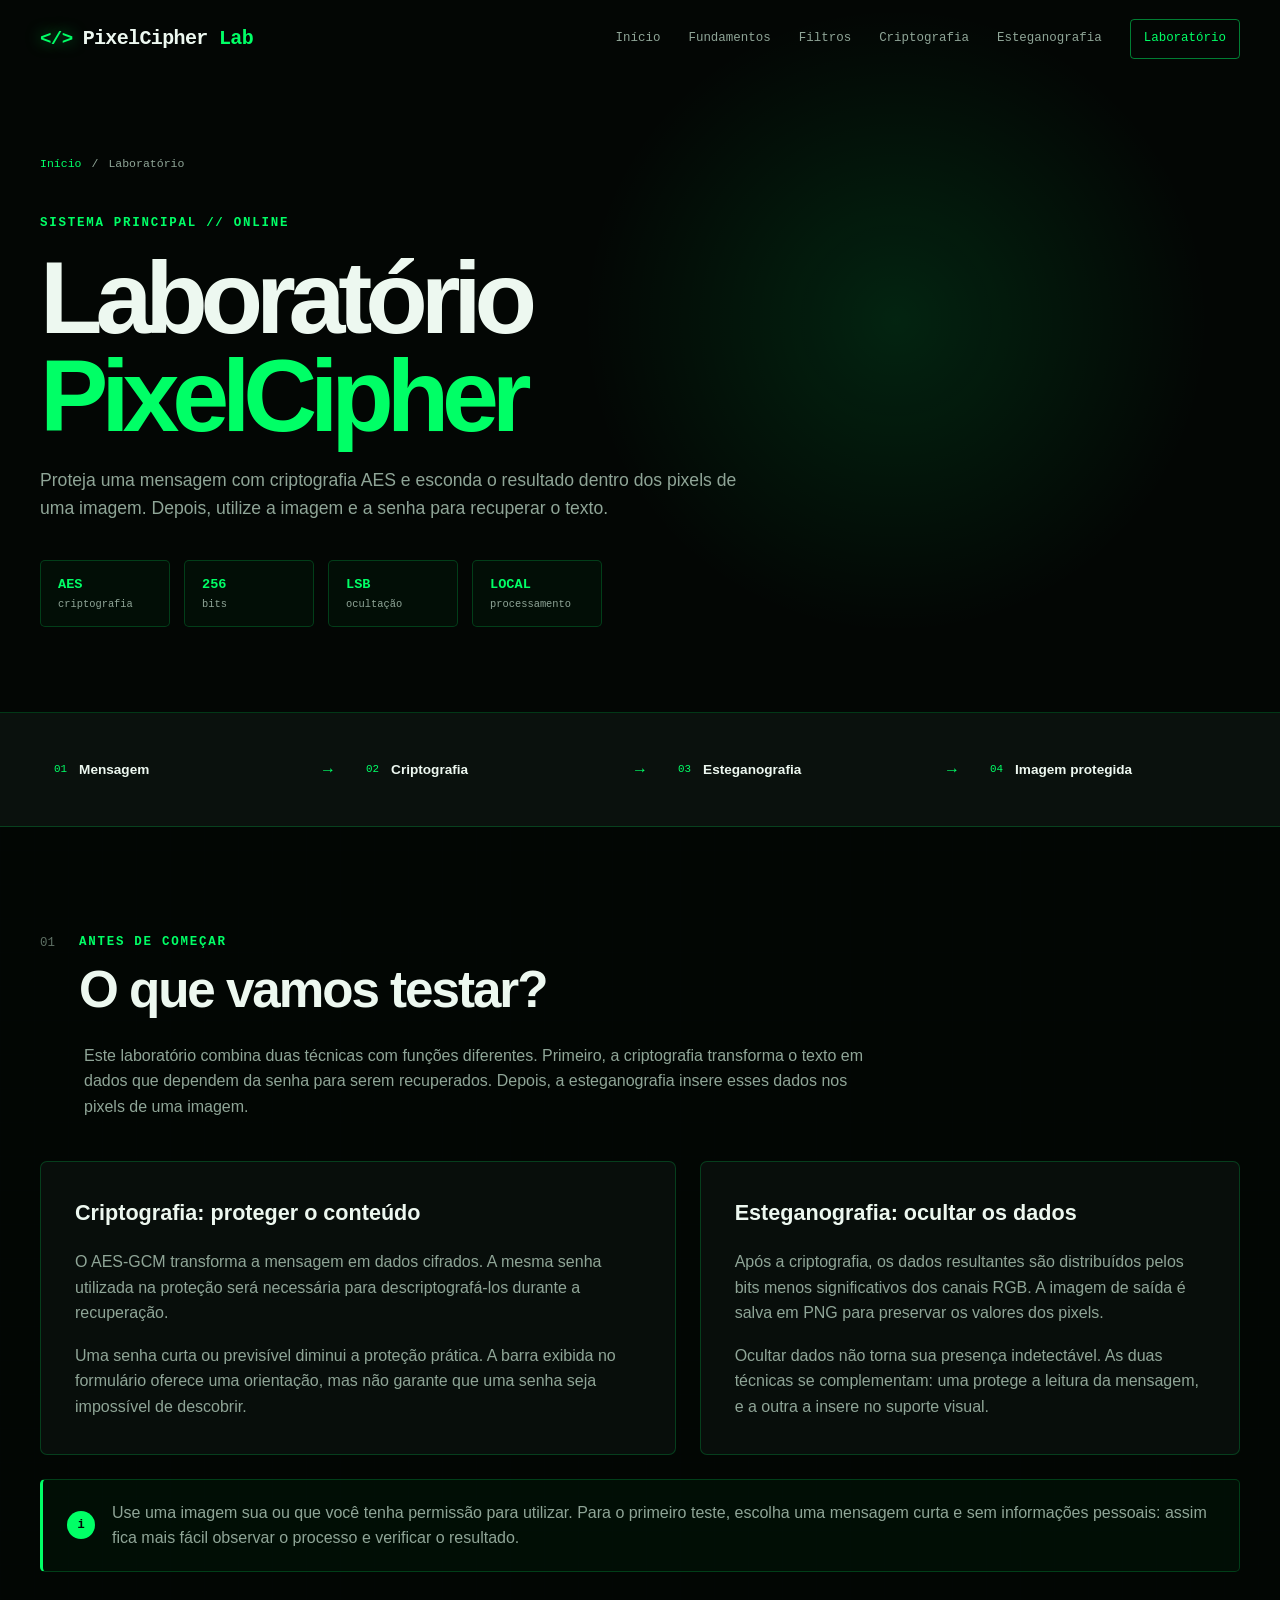
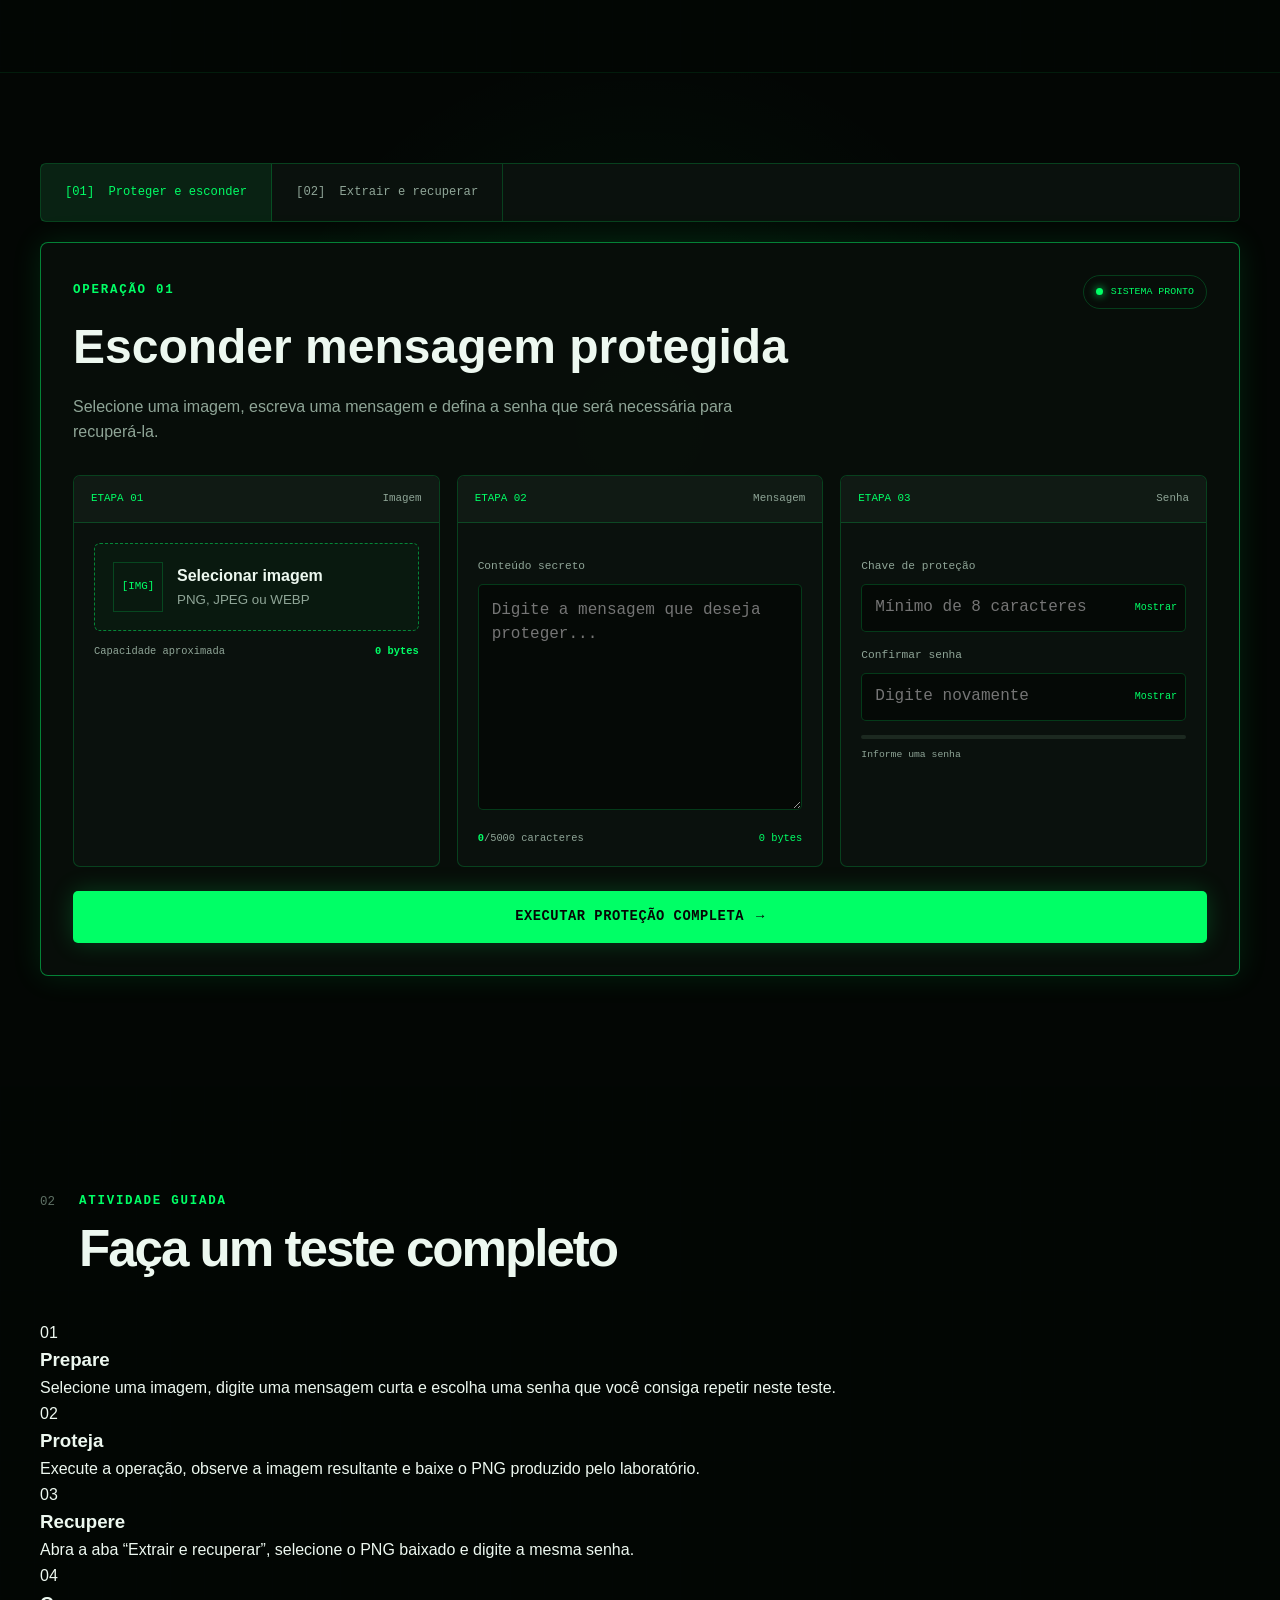
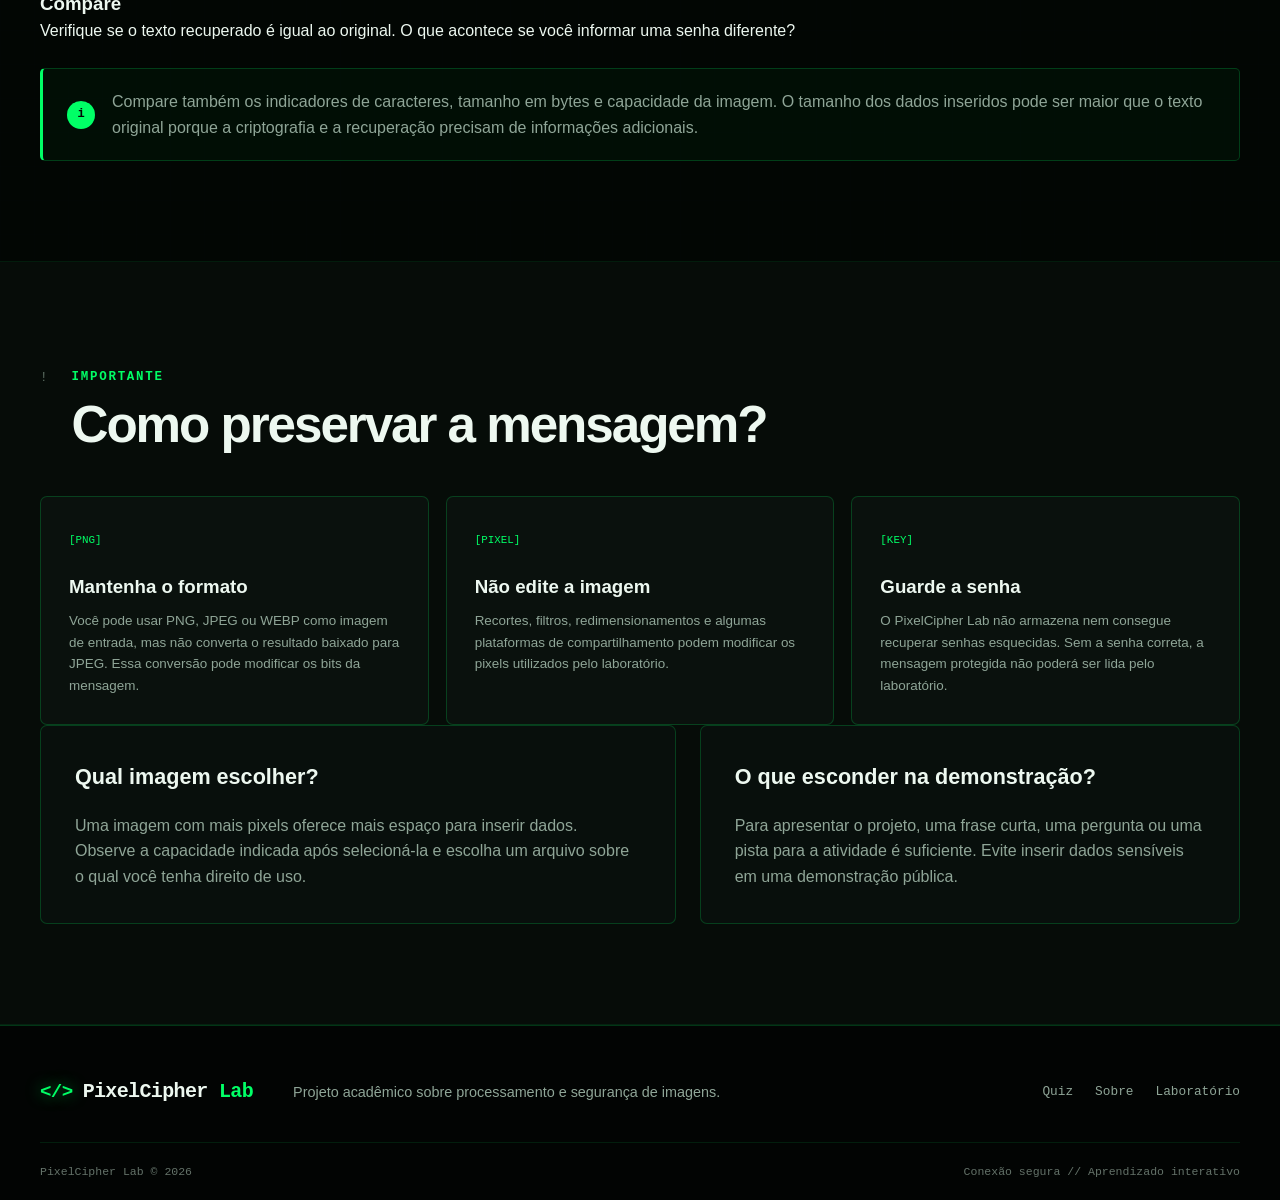
<file: pages/laboratorio.html>
<!DOCTYPE html>
<html lang="pt-BR">
<head>
    <meta charset="UTF-8">
    <meta name="viewport" content="width=device-width, initial-scale=1.0">
    <meta name="description" content="Experimente criptografia e esteganografia: proteja uma mensagem, esconda-a em uma imagem e recupere-a no PixelCipher Lab.">

    <title>Laboratório | PixelCipher Lab</title>

    <link rel="icon" type="image/png" href="../assets/icons/favicon.png">
    <link rel="stylesheet" href="../css/global.css">
    <link rel="stylesheet" href="../css/conteudo.css">
    <link rel="stylesheet" href="../css/laboratorio.css">

    <script src="../js/main.js" defer></script>
    <script src="../js/laboratorio.js" defer></script>
</head>

<body>
    <header class="header scrolled">
        <div class="container header-content">
            <a href="../index.html" class="logo">
                <span class="logo-symbol">&lt;/&gt;</span>
                <span class="logo-text">PixelCipher <strong>Lab</strong></span>
            </a>

            <button
                class="menu-button"
                id="menu-button"
                type="button"
                aria-label="Abrir menu"
                aria-expanded="false"
                aria-controls="navigation"
            >
                <span></span>
                <span></span>
                <span></span>
            </button>

            <nav class="navigation" id="navigation">
                <a href="../index.html" class="nav-link">Início</a>
                <a href="fundamentos.html" class="nav-link">Fundamentos</a>
                <a href="filtros.html" class="nav-link">Filtros</a>
                <a href="criptografia.html" class="nav-link">Criptografia</a>
                <a href="esteganografia.html" class="nav-link">Esteganografia</a>
                <a href="laboratorio.html" class="nav-link nav-highlight active">Laboratório</a>
            </nav>
        </div>
    </header>

    <main>
        <!-- Apresentação -->
        <section class="laboratory-hero">
            <div class="container">
                <div class="breadcrumb">
                    <a href="../index.html">Início</a>
                    <span>/</span>
                    <span>Laboratório</span>
                </div>

                <div class="laboratory-hero-content">
                    <span class="section-code">SISTEMA PRINCIPAL // ONLINE</span>

                    <h1>
                        Laboratório
                        <span>PixelCipher</span>
                    </h1>

                    <p>
                        Proteja uma mensagem com criptografia AES e esconda
                        o resultado dentro dos pixels de uma imagem. Depois,
                        utilize a imagem e a senha para recuperar o texto.
                    </p>

                    <div class="security-indicators">
                        <span><strong>AES</strong> criptografia</span>
                        <span><strong>256</strong> bits</span>
                        <span><strong>LSB</strong> ocultação</span>
                        <span><strong>LOCAL</strong> processamento</span>
                    </div>
                </div>
            </div>
        </section>

        <!-- Fluxo -->
        <section class="laboratory-flow-section">
            <div class="container">
                <div class="laboratory-flow">
                    <div>
                        <span>01</span>
                        <strong>Mensagem</strong>
                    </div>

                    <span class="flow-connector">→</span>

                    <div>
                        <span>02</span>
                        <strong>Criptografia</strong>
                    </div>

                    <span class="flow-connector">→</span>

                    <div>
                        <span>03</span>
                        <strong>Esteganografia</strong>
                    </div>

                    <span class="flow-connector">→</span>

                    <div>
                        <span>04</span>
                        <strong>Imagem protegida</strong>
                    </div>
                </div>
            </div>
        </section>

        <!-- Orientação didática -->
        <section class="content-section">
            <div class="container">
                <div class="chapter-heading">
                    <span class="chapter-number">01</span>

                    <div>
                        <span class="section-code">ANTES DE COMEÇAR</span>
                        <h2>O que vamos testar?</h2>
                    </div>
                </div>

                <p class="chapter-introduction">
                    Este laboratório combina duas técnicas com funções diferentes.
                    Primeiro, a criptografia transforma o texto em dados que
                    dependem da senha para serem recuperados. Depois, a
                    esteganografia insere esses dados nos pixels de uma imagem.
                </p>

                <div class="text-grid">
                    <article class="text-card">
                        <h3>Criptografia: proteger o conteúdo</h3>

                        <p>
                            O AES-GCM transforma a mensagem em dados cifrados.
                            A mesma senha utilizada na proteção será necessária
                            para descriptografá-los durante a recuperação.
                        </p>

                        <p>
                            Uma senha curta ou previsível diminui a proteção
                            prática. A barra exibida no formulário oferece
                            uma orientação, mas não garante que uma senha
                            seja impossível de descobrir.
                        </p>
                    </article>

                    <article class="text-card">
                        <h3>Esteganografia: ocultar os dados</h3>

                        <p>
                            Após a criptografia, os dados resultantes são
                            distribuídos pelos bits menos significativos dos
                            canais RGB. A imagem de saída é salva em PNG
                            para preservar os valores dos pixels.
                        </p>

                        <p>
                            Ocultar dados não torna sua presença indetectável.
                            As duas técnicas se complementam: uma protege
                            a leitura da mensagem, e a outra a insere
                            no suporte visual.
                        </p>
                    </article>
                </div>

                <div class="information-box">
                    <span class="information-icon">i</span>

                    <p>
                        Use uma imagem sua ou que você tenha permissão para
                        utilizar. Para o primeiro teste, escolha uma mensagem
                        curta e sem informações pessoais: assim fica mais
                        fácil observar o processo e verificar o resultado.
                    </p>
                </div>
            </div>
        </section>

        <!-- Ferramenta -->
        <section class="laboratory-section">
            <div class="container">
                <div class="laboratory-tabs">
                    <button
                        type="button"
                        class="laboratory-tab active"
                        data-mode="protect"
                    >
                        <span>[01]</span>
                        Proteger e esconder
                    </button>

                    <button
                        type="button"
                        class="laboratory-tab"
                        data-mode="recover"
                    >
                        <span>[02]</span>
                        Extrair e recuperar
                    </button>
                </div>

                <!-- Proteger -->
                <section class="laboratory-panel" id="protect-panel">
                    <div class="panel-heading">
                        <div>
                            <span class="section-code">OPERAÇÃO 01</span>
                            <h2>Esconder mensagem protegida</h2>

                            <p>
                                Selecione uma imagem, escreva uma mensagem e
                                defina a senha que será necessária para
                                recuperá-la.
                            </p>
                        </div>

                        <span class="system-online">
                            <i></i>
                            SISTEMA PRONTO
                        </span>
                    </div>

                    <div class="operation-grid">
                        <!-- Etapa 1 -->
                        <article class="operation-card">
                            <div class="operation-header">
                                <span>ETAPA 01</span>
                                <strong>Imagem</strong>
                            </div>

                            <div class="operation-content">
                                <input
                                    type="file"
                                    id="protect-image-input"
                                    accept="image/png,image/jpeg,image/webp"
                                    hidden
                                >

                                <button
                                    type="button"
                                    class="upload-button"
                                    id="protect-image-button"
                                >
                                    <span class="upload-symbol">[IMG]</span>

                                    <span>
                                        <strong>Selecionar imagem</strong>
                                        <small>PNG, JPEG ou WEBP</small>
                                    </span>
                                </button>

                                <div
                                    class="image-preview hidden"
                                    id="protect-image-preview"
                                >
                                    <canvas id="protect-canvas"></canvas>

                                    <div class="preview-information">
                                        <span id="protect-file-name">
                                            imagem.png
                                        </span>

                                        <span id="protect-resolution">
                                            0 × 0
                                        </span>
                                    </div>
                                </div>

                                <div class="capacity-data">
                                    <span>Capacidade aproximada</span>
                                    <strong id="protect-capacity">0 bytes</strong>
                                </div>
                            </div>
                        </article>

                        <!-- Etapa 2 -->
                        <article class="operation-card">
                            <div class="operation-header">
                                <span>ETAPA 02</span>
                                <strong>Mensagem</strong>
                            </div>

                            <div class="operation-content">
                                <label for="protect-message">
                                    Conteúdo secreto
                                </label>

                                <textarea
                                    id="protect-message"
                                    rows="8"
                                    maxlength="5000"
                                    placeholder="Digite a mensagem que deseja proteger..."
                                ></textarea>

                                <div class="message-information">
                                    <span>
                                        <strong id="protect-character-count">0</strong>/5000 caracteres
                                    </span>

                                    <span id="message-size">0 bytes</span>
                                </div>
                            </div>
                        </article>

                        <!-- Etapa 3 -->
                        <article class="operation-card">
                            <div class="operation-header">
                                <span>ETAPA 03</span>
                                <strong>Senha</strong>
                            </div>

                            <div class="operation-content">
                                <label for="protect-password">
                                    Chave de proteção
                                </label>

                                <div class="password-field">
                                    <input
                                        type="password"
                                        id="protect-password"
                                        autocomplete="new-password"
                                        placeholder="Mínimo de 8 caracteres"
                                    >

                                    <button
                                        type="button"
                                        class="show-password-button"
                                        data-target="protect-password"
                                    >
                                        Mostrar
                                    </button>
                                </div>

                                <label for="confirm-password">
                                    Confirmar senha
                                </label>

                                <div class="password-field">
                                    <input
                                        type="password"
                                        id="confirm-password"
                                        autocomplete="new-password"
                                        placeholder="Digite novamente"
                                    >

                                    <button
                                        type="button"
                                        class="show-password-button"
                                        data-target="confirm-password"
                                    >
                                        Mostrar
                                    </button>
                                </div>

                                <div class="password-strength">
                                    <div>
                                        <span id="password-progress"></span>
                                    </div>

                                    <small id="password-strength-text">
                                        Informe uma senha
                                    </small>
                                </div>
                            </div>
                        </article>
                    </div>

                    <button
                        type="button"
                        class="button button-primary execute-button"
                        id="protect-button"
                    >
                        Executar proteção completa
                        <span>→</span>
                    </button>

                    <!-- Progresso -->
                    <div
                        class="process-progress hidden"
                        id="process-progress"
                    >
                        <div class="progress-header">
                            <span>PROCESSANDO</span>
                            <strong id="progress-percentage">0%</strong>
                        </div>

                        <div class="progress-bar">
                            <span id="progress-bar-value"></span>
                        </div>

                        <div class="progress-steps">
                            <span id="step-validate">Validando dados</span>
                            <span id="step-encrypt">Criptografando</span>
                            <span id="step-hide">Inserindo nos pixels</span>
                            <span id="step-complete">Finalizando</span>
                        </div>
                    </div>

                    <!-- Resultado -->
                    <div
                        class="protection-result hidden"
                        id="protection-result"
                    >
                        <div class="result-preview">
                            <div class="result-header">
                                <span>RESULTADO FINAL</span>
                                <span>imagem-protegida.png</span>
                            </div>

                            <canvas id="protected-result-canvas"></canvas>
                        </div>

                        <div class="result-details">
                            <span class="result-success">
                                OPERAÇÃO CONCLUÍDA
                            </span>

                            <h3>Mensagem protegida e escondida</h3>

                            <p>
                                A mensagem foi criptografada antes de ser
                                inserida nos pixels da imagem.
                            </p>

                            <dl>
                                <div>
                                    <dt>Criptografia</dt>
                                    <dd>AES-GCM 256 bits</dd>
                                </div>

                                <div>
                                    <dt>Esteganografia</dt>
                                    <dd>LSB nos canais RGB</dd>
                                </div>

                                <div>
                                    <dt>Canais modificados</dt>
                                    <dd id="result-changed-channels">0</dd>
                                </div>

                                <div>
                                    <dt>Formato final</dt>
                                    <dd>PNG sem perdas</dd>
                                </div>
                            </dl>

                            <button
                                type="button"
                                class="button button-primary download-button"
                                id="download-protected-button"
                            >
                                Baixar imagem protegida
                            </button>

                            <button
                                type="button"
                                class="restart-button"
                                id="restart-protection-button"
                            >
                                Criar outra imagem
                            </button>
                        </div>
                    </div>
                </section>

                <!-- Recuperar -->
                <section
                    class="laboratory-panel hidden"
                    id="recover-panel"
                >
                    <div class="panel-heading">
                        <div>
                            <span class="section-code">OPERAÇÃO 02</span>
                            <h2>Recuperar mensagem escondida</h2>

                            <p>
                                Selecione a imagem PNG gerada pelo laboratório
                                e informe a senha utilizada na proteção.
                            </p>
                        </div>

                        <span class="system-online">
                            <i></i>
                            EXTRAÇÃO PRONTA
                        </span>
                    </div>

                    <div class="recovery-grid">
                        <article class="operation-card">
                            <div class="operation-header">
                                <span>ETAPA 01</span>
                                <strong>Imagem protegida</strong>
                            </div>

                            <div class="operation-content">
                                <input
                                    type="file"
                                    id="recover-image-input"
                                    accept="image/png"
                                    hidden
                                >

                                <button
                                    type="button"
                                    class="upload-button"
                                    id="recover-image-button"
                                >
                                    <span class="upload-symbol">[LSB]</span>

                                    <span>
                                        <strong>Selecionar imagem PNG</strong>
                                        <small>
                                            Utilize o arquivo original baixado
                                        </small>
                                    </span>
                                </button>

                                <div
                                    class="image-preview hidden"
                                    id="recover-image-preview"
                                >
                                    <canvas id="recover-canvas"></canvas>

                                    <div class="preview-information">
                                        <span id="recover-file-name">
                                            imagem-protegida.png
                                        </span>

                                        <span id="recover-resolution">
                                            0 × 0
                                        </span>
                                    </div>
                                </div>
                            </div>
                        </article>

                        <article class="operation-card">
                            <div class="operation-header">
                                <span>ETAPA 02</span>
                                <strong>Senha</strong>
                            </div>

                            <div class="operation-content">
                                <label for="recover-password">
                                    Chave de recuperação
                                </label>

                                <div class="password-field">
                                    <input
                                        type="password"
                                        id="recover-password"
                                        autocomplete="current-password"
                                        placeholder="Digite a senha utilizada"
                                    >

                                    <button
                                        type="button"
                                        class="show-password-button"
                                        data-target="recover-password"
                                    >
                                        Mostrar
                                    </button>
                                </div>

                                <p class="password-warning">
                                    A senha precisa ser exatamente igual à
                                    utilizada durante a proteção.
                                </p>
                            </div>
                        </article>
                    </div>

                    <button
                        type="button"
                        class="button button-primary execute-button"
                        id="recover-button"
                    >
                        Extrair e descriptografar
                        <span>→</span>
                    </button>

                    <div
                        class="recovered-result hidden"
                        id="recovered-result"
                    >
                        <div class="result-header">
                            <span>MENSAGEM RECUPERADA</span>
                            <span>resultado.txt</span>
                        </div>

                        <div class="recovered-content">
                            <textarea
                                id="recovered-message"
                                rows="9"
                                readonly
                            ></textarea>

                            <div class="recovered-actions">
                                <button
                                    type="button"
                                    class="button button-secondary"
                                    id="copy-recovered-button"
                                >
                                    Copiar mensagem
                                </button>

                                <button
                                    type="button"
                                    class="restart-button"
                                    id="restart-recovery-button"
                                >
                                    Extrair outra imagem
                                </button>
                            </div>
                        </div>
                    </div>
                </section>

                <div
                    class="laboratory-status hidden"
                    id="laboratory-status"
                    role="status"
                ></div>
            </div>
        </section>

        <!-- Atividade prática -->
        <section class="content-section">
            <div class="container">
                <div class="chapter-heading">
                    <span class="chapter-number">02</span>

                    <div>
                        <span class="section-code">ATIVIDADE GUIADA</span>
                        <h2>Faça um teste completo</h2>
                    </div>
                </div>

                <div class="stego-steps">
                    <article>
                        <span>01</span>
                        <h3>Prepare</h3>
                        <p>
                            Selecione uma imagem, digite uma mensagem curta
                            e escolha uma senha que você consiga repetir
                            neste teste.
                        </p>
                    </article>

                    <article>
                        <span>02</span>
                        <h3>Proteja</h3>
                        <p>
                            Execute a operação, observe a imagem resultante
                            e baixe o PNG produzido pelo laboratório.
                        </p>
                    </article>

                    <article>
                        <span>03</span>
                        <h3>Recupere</h3>
                        <p>
                            Abra a aba “Extrair e recuperar”, selecione
                            o PNG baixado e digite a mesma senha.
                        </p>
                    </article>

                    <article>
                        <span>04</span>
                        <h3>Compare</h3>
                        <p>
                            Verifique se o texto recuperado é igual ao
                            original. O que acontece se você informar
                            uma senha diferente?
                        </p>
                    </article>
                </div>

                <div class="information-box">
                    <span class="information-icon">i</span>

                    <p>
                        Compare também os indicadores de caracteres, tamanho
                        em bytes e capacidade da imagem. O tamanho dos dados
                        inseridos pode ser maior que o texto original porque
                        a criptografia e a recuperação precisam de informações
                        adicionais.
                    </p>
                </div>
            </div>
        </section>

        <!-- Informações -->
        <section class="content-section alternate-section">
            <div class="container">
                <div class="chapter-heading">
                    <span class="chapter-number">!</span>

                    <div>
                        <span class="section-code">IMPORTANTE</span>
                        <h2>Como preservar a mensagem?</h2>
                    </div>
                </div>

                <div class="laboratory-warnings">
                    <article>
                        <span>[PNG]</span>
                        <h3>Mantenha o formato</h3>

                        <p>
                            Você pode usar PNG, JPEG ou WEBP como imagem
                            de entrada, mas não converta o resultado baixado
                            para JPEG. Essa conversão pode modificar
                            os bits da mensagem.
                        </p>
                    </article>

                    <article>
                        <span>[PIXEL]</span>
                        <h3>Não edite a imagem</h3>

                        <p>
                            Recortes, filtros, redimensionamentos e algumas
                            plataformas de compartilhamento podem modificar
                            os pixels utilizados pelo laboratório.
                        </p>
                    </article>

                    <article>
                        <span>[KEY]</span>
                        <h3>Guarde a senha</h3>

                        <p>
                            O PixelCipher Lab não armazena nem consegue
                            recuperar senhas esquecidas. Sem a senha correta,
                            a mensagem protegida não poderá ser lida
                            pelo laboratório.
                        </p>
                    </article>
                </div>

                <div class="text-grid">
                    <article class="text-card">
                        <h3>Qual imagem escolher?</h3>

                        <p>
                            Uma imagem com mais pixels oferece mais espaço
                            para inserir dados. Observe a capacidade indicada
                            após selecioná-la e escolha um arquivo sobre
                            o qual você tenha direito de uso.
                        </p>
                    </article>

                    <article class="text-card">
                        <h3>O que esconder na demonstração?</h3>

                        <p>
                            Para apresentar o projeto, uma frase curta,
                            uma pergunta ou uma pista para a atividade
                            é suficiente. Evite inserir dados sensíveis
                            em uma demonstração pública.
                        </p>
                    </article>
                </div>
            </div>
        </section>
    </main>

    <footer class="footer">
        <div class="container footer-content">
            <a href="../index.html" class="logo footer-logo">
                <span class="logo-symbol">&lt;/&gt;</span>
                <span class="logo-text">PixelCipher <strong>Lab</strong></span>
            </a>

            <p>
                Projeto acadêmico sobre processamento e segurança de imagens.
            </p>

            <nav class="footer-navigation">
                <a href="quiz.html">Quiz</a>
                <a href="sobre.html">Sobre</a>
                <a href="laboratorio.html">Laboratório</a>
            </nav>
        </div>

        <div class="container footer-bottom">
            <span>
                PixelCipher Lab ©
                <span id="current-year"></span>
            </span>

            <span>Conexão segura // Aprendizado interativo</span>
        </div>
    </footer>
</body>
</html>
</file>
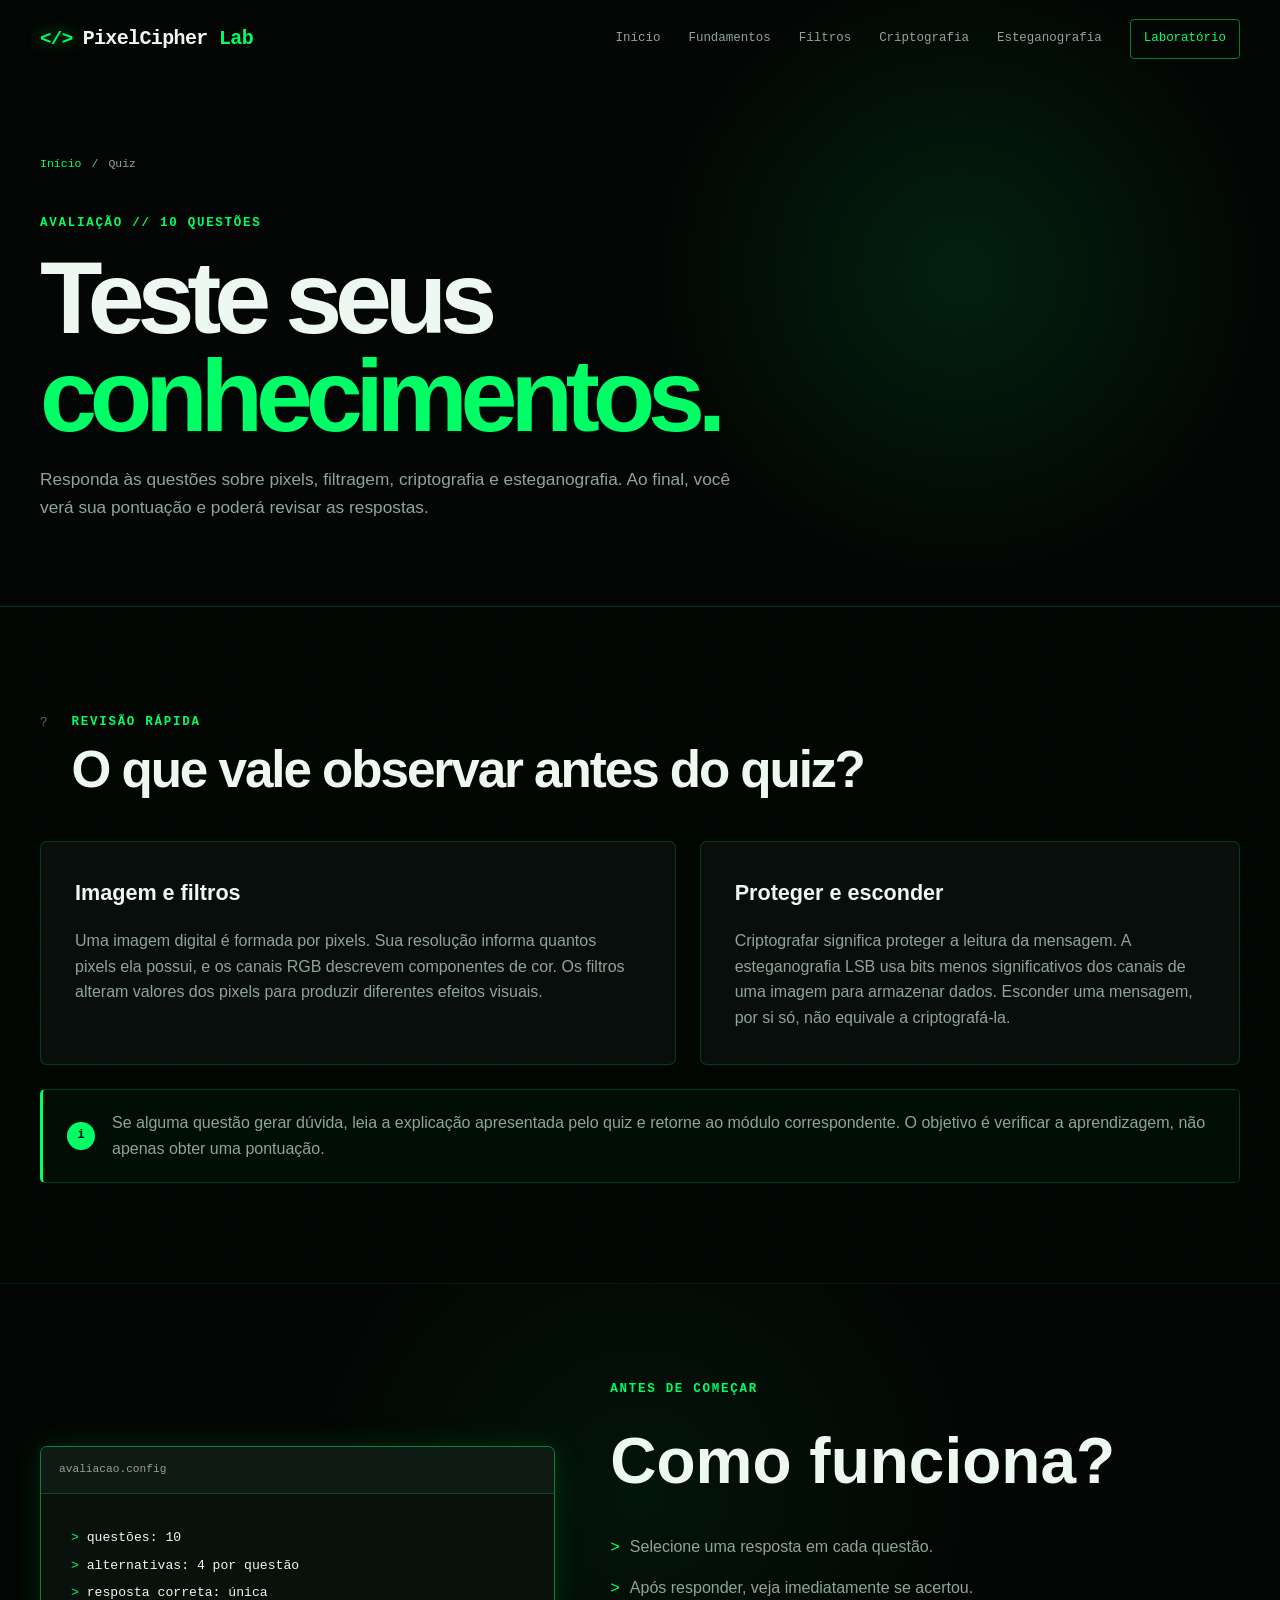
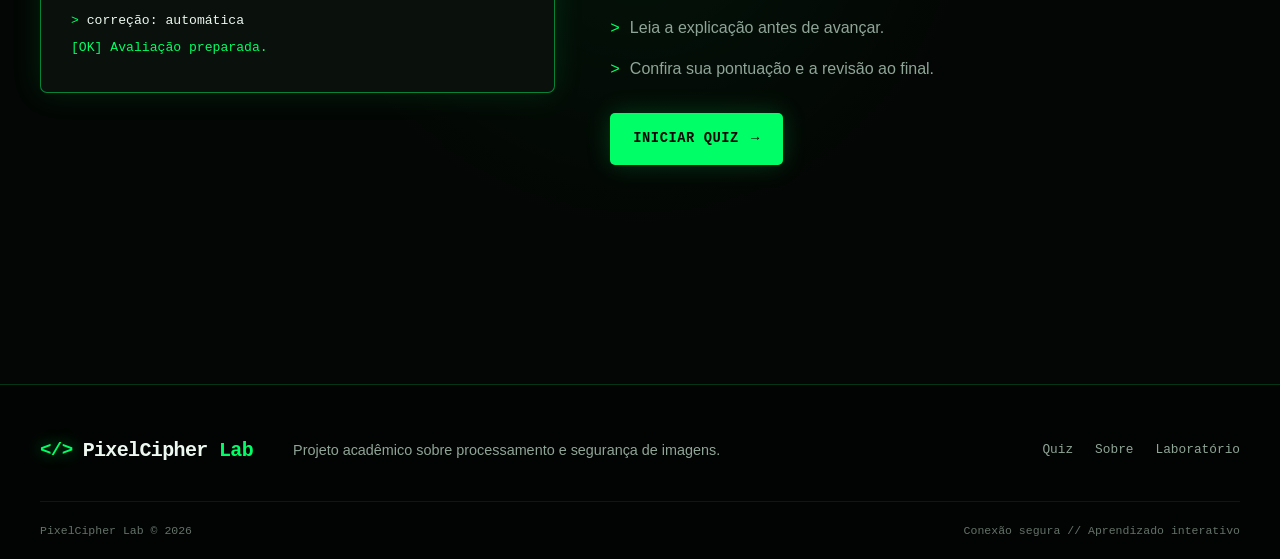
<file: pages/quiz.html>
<!DOCTYPE html>
<html lang="pt-BR">
<head>
    <meta charset="UTF-8">
    <meta name="viewport" content="width=device-width, initial-scale=1.0">
    <meta
        name="description"
        content="Teste seus conhecimentos sobre imagens digitais, filtros, criptografia e esteganografia no quiz do PixelCipher Lab."
    >

    <title>Quiz | PixelCipher Lab</title>

    <link rel="icon" type="image/png" href="../assets/icons/favicon.png">
    <link rel="stylesheet" href="../css/global.css">
    <link rel="stylesheet" href="../css/conteudo.css">
    <link rel="stylesheet" href="../css/quiz.css">

    <script src="../js/main.js" defer></script>
    <script src="../js/quiz.js" defer></script>
</head>

<body>
    <header class="header scrolled">
        <div class="container header-content">
            <a href="../index.html" class="logo">
                <span class="logo-symbol">&lt;/&gt;</span>
                <span class="logo-text">PixelCipher <strong>Lab</strong></span>
            </a>

            <button
                class="menu-button"
                id="menu-button"
                type="button"
                aria-label="Abrir menu"
                aria-expanded="false"
                aria-controls="navigation"
            >
                <span></span>
                <span></span>
                <span></span>
            </button>

            <nav class="navigation" id="navigation">
                <a href="../index.html" class="nav-link">Início</a>
                <a href="fundamentos.html" class="nav-link">Fundamentos</a>
                <a href="filtros.html" class="nav-link">Filtros</a>
                <a href="criptografia.html" class="nav-link">Criptografia</a>
                <a href="esteganografia.html" class="nav-link">Esteganografia</a>
                <a href="laboratorio.html" class="nav-link nav-highlight">Laboratório</a>
            </nav>
        </div>
    </header>

    <main>
        <!-- Apresentação -->
        <section class="quiz-hero">
            <div class="container">
                <div class="breadcrumb">
                    <a href="../index.html">Início</a>
                    <span>/</span>
                    <span>Quiz</span>
                </div>

                <div class="quiz-hero-content">
                    <span class="section-code">AVALIAÇÃO // 10 QUESTÕES</span>

                    <h1>
                        Teste seus
                        <span>conhecimentos.</span>
                    </h1>

                    <p>
                        Responda às questões sobre pixels, filtragem,
                        criptografia e esteganografia. Ao final, você verá
                        sua pontuação e poderá revisar as respostas.
                    </p>
                </div>
            </div>
        </section>

        <!-- Orientação de estudo -->
        <section class="content-section">
            <div class="container">
                <div class="chapter-heading">
                    <span class="chapter-number">?</span>

                    <div>
                        <span class="section-code">REVISÃO RÁPIDA</span>
                        <h2>O que vale observar antes do quiz?</h2>
                    </div>
                </div>

                <div class="text-grid">
                    <article class="text-card">
                        <h3>Imagem e filtros</h3>

                        <p>
                            Uma imagem digital é formada por pixels.
                            Sua resolução informa quantos pixels ela possui,
                            e os canais RGB descrevem componentes de cor.
                            Os filtros alteram valores dos pixels para
                            produzir diferentes efeitos visuais.
                        </p>
                    </article>

                    <article class="text-card">
                        <h3>Proteger e esconder</h3>

                        <p>
                            Criptografar significa proteger a leitura
                            da mensagem. A esteganografia LSB usa bits
                            menos significativos dos canais de uma imagem
                            para armazenar dados. Esconder uma mensagem,
                            por si só, não equivale a criptografá-la.
                        </p>
                    </article>
                </div>

                <div class="information-box">
                    <span class="information-icon">i</span>

                    <p>
                        Se alguma questão gerar dúvida, leia a explicação
                        apresentada pelo quiz e retorne ao módulo
                        correspondente. O objetivo é verificar
                        a aprendizagem, não apenas obter uma pontuação.
                    </p>
                </div>
            </div>
        </section>

        <!-- Quiz -->
        <section class="quiz-section">
            <div class="container">
                <!-- Tela inicial -->
                <section class="quiz-introduction" id="quiz-introduction">
                    <div class="introduction-terminal">
                        <div class="terminal-title">
                            avaliacao.config
                        </div>

                        <div class="terminal-content">
                            <p>
                                <span>&gt;</span>
                                questões: 10
                            </p>

                            <p>
                                <span>&gt;</span>
                                alternativas: 4 por questão
                            </p>

                            <p>
                                <span>&gt;</span>
                                resposta correta: única
                            </p>

                            <p>
                                <span>&gt;</span>
                                correção: automática
                            </p>

                            <p class="ready-message">
                                [OK] Avaliação preparada.
                            </p>
                        </div>
                    </div>

                    <div class="introduction-content">
                        <span class="section-code">ANTES DE COMEÇAR</span>
                        <h2>Como funciona?</h2>

                        <ul>
                            <li>Selecione uma resposta em cada questão.</li>
                            <li>Após responder, veja imediatamente se acertou.</li>
                            <li>Leia a explicação antes de avançar.</li>
                            <li>Confira sua pontuação e a revisão ao final.</li>
                        </ul>

                        <button
                            type="button"
                            class="button button-primary"
                            id="start-quiz-button"
                        >
                            Iniciar quiz
                            <span>→</span>
                        </button>
                    </div>
                </section>

                <!-- Questões -->
                <section class="quiz-interface hidden" id="quiz-interface">
                    <aside class="quiz-sidebar">
                        <span class="section-code">PROGRESSO</span>

                        <div class="question-counter">
                            <strong id="current-question-number">01</strong>
                            <span>/ 10</span>
                        </div>

                        <div class="sidebar-progress">
                            <span id="sidebar-progress-value"></span>
                        </div>

                        <p id="progress-description">
                            Questão 1 de 10
                        </p>

                        <div
                            class="question-navigation"
                            id="question-navigation"
                        ></div>

                        <div class="score-preview">
                            <span>ACERTOS</span>
                            <strong id="current-score">0</strong>
                        </div>
                    </aside>

                    <article class="question-card">
                        <div class="question-header">
                            <span id="question-category">FUNDAMENTOS</span>
                            <span id="question-label">QUESTÃO 01</span>
                        </div>

                        <div class="question-content">
                            <h2 id="question-text"></h2>

                            <div
                                class="answer-options"
                                id="answer-options"
                            ></div>

                            <div
                                class="answer-feedback hidden"
                                id="answer-feedback"
                            >
                                <span id="feedback-status"></span>
                                <p id="feedback-text"></p>
                            </div>

                            <button
                                type="button"
                                class="button button-primary next-question-button"
                                id="next-question-button"
                                disabled
                            >
                                Próxima questão
                                <span>→</span>
                            </button>
                        </div>
                    </article>
                </section>

                <!-- Resultado -->
                <section class="quiz-result hidden" id="quiz-result">
                    <div class="result-score">
                        <span class="section-code">
                            AVALIAÇÃO CONCLUÍDA
                        </span>

                        <div class="score-circle">
                            <strong id="final-score">0</strong>
                            <span>/ 10</span>
                        </div>

                        <h2 id="result-title">Resultado</h2>
                        <p id="result-description"></p>

                        <div class="result-percentage">
                            <div>
                                <span id="result-progress"></span>
                            </div>

                            <strong id="result-percentage-text">
                                0%
                            </strong>
                        </div>

                        <div class="result-actions">
                            <button
                                type="button"
                                class="button button-primary"
                                id="restart-quiz-button"
                            >
                                Refazer quiz
                            </button>

                            <a
                                href="laboratorio.html"
                                class="button button-secondary"
                            >
                                Abrir laboratório
                            </a>
                        </div>
                    </div>

                    <div class="answers-review">
                        <div class="review-heading">
                            <span class="section-code">REVISÃO</span>
                            <h2>Confira suas respostas</h2>
                        </div>

                        <div id="review-list"></div>
                    </div>
                </section>
            </div>
        </section>
    </main>

    <footer class="footer">
        <div class="container footer-content">
            <a href="../index.html" class="logo footer-logo">
                <span class="logo-symbol">&lt;/&gt;</span>
                <span class="logo-text">PixelCipher <strong>Lab</strong></span>
            </a>

            <p>
                Projeto acadêmico sobre processamento e segurança de imagens.
            </p>

            <nav class="footer-navigation">
                <a href="quiz.html">Quiz</a>
                <a href="sobre.html">Sobre</a>
                <a href="laboratorio.html">Laboratório</a>
            </nav>
        </div>

        <div class="container footer-bottom">
            <span>
                PixelCipher Lab ©
                <span id="current-year"></span>
            </span>

            <span>Conexão segura // Aprendizado interativo</span>
        </div>
    </footer>
</body>
</html>
</file>
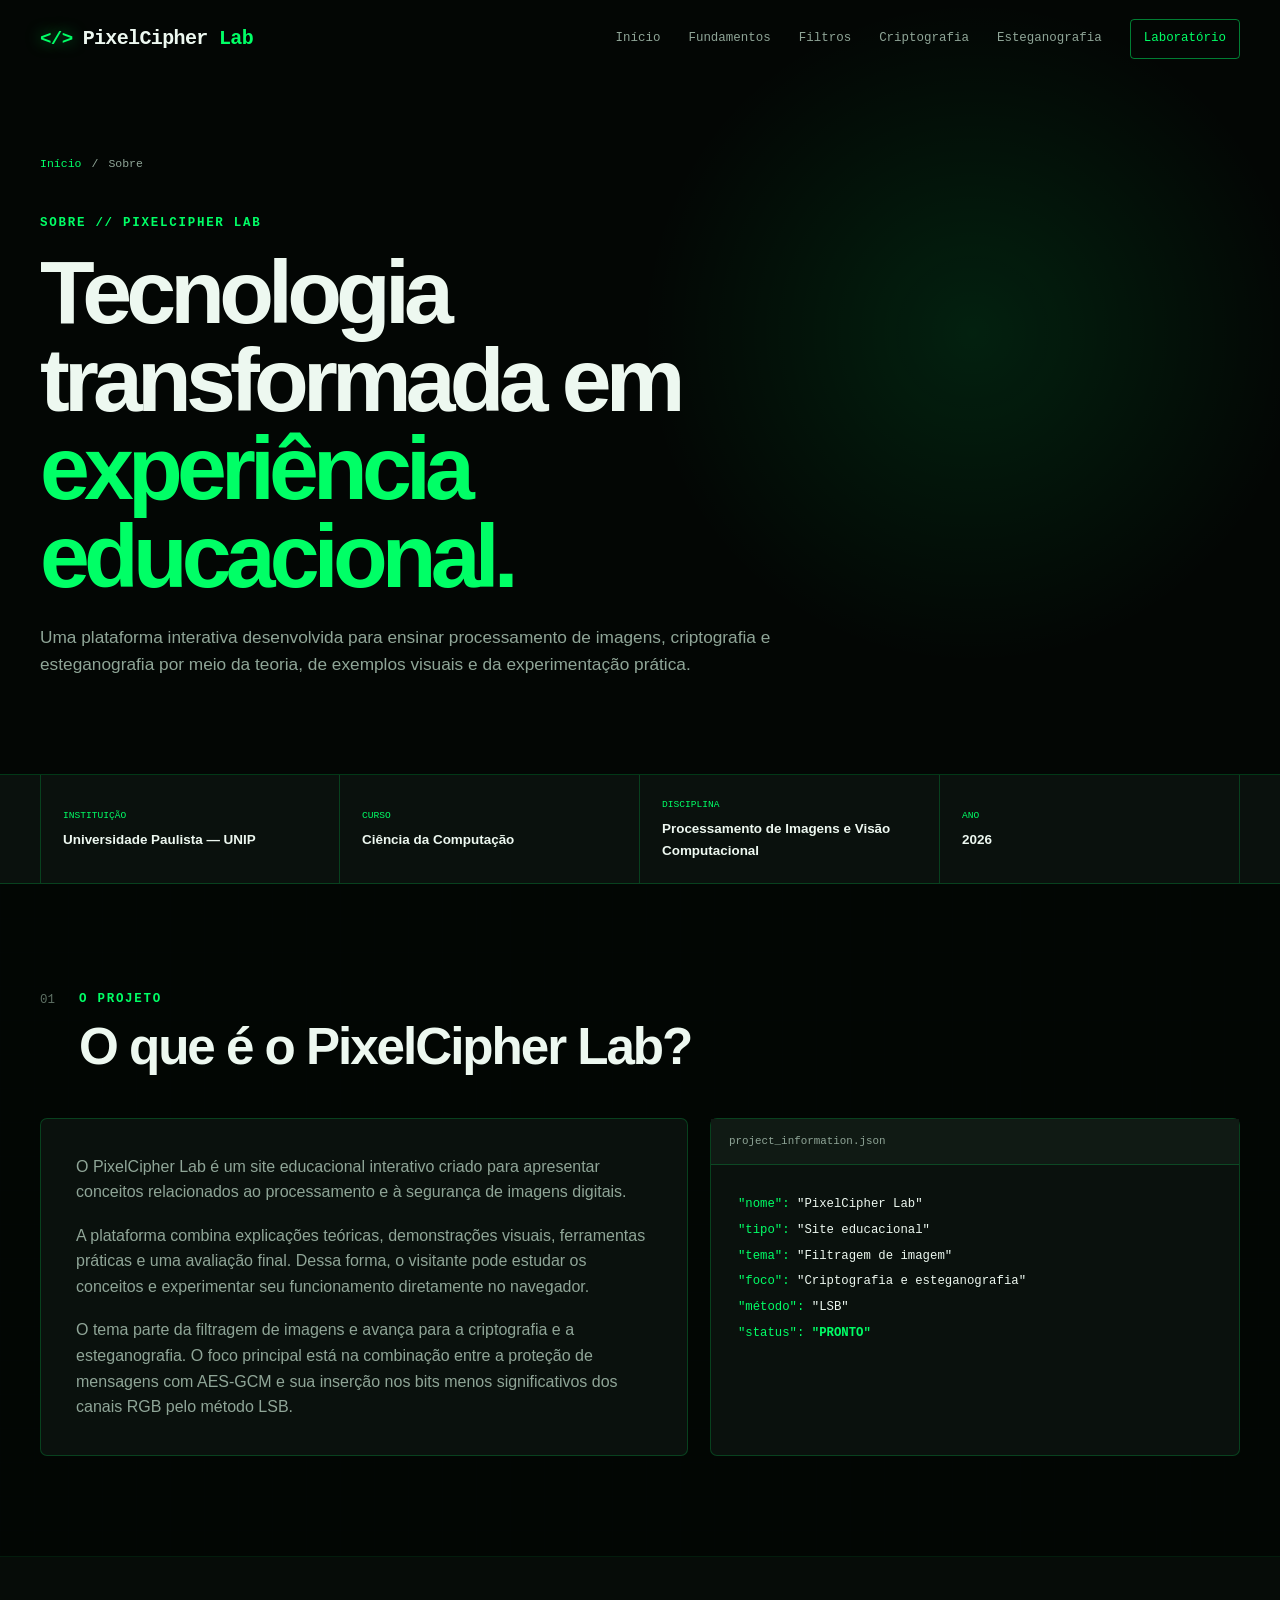
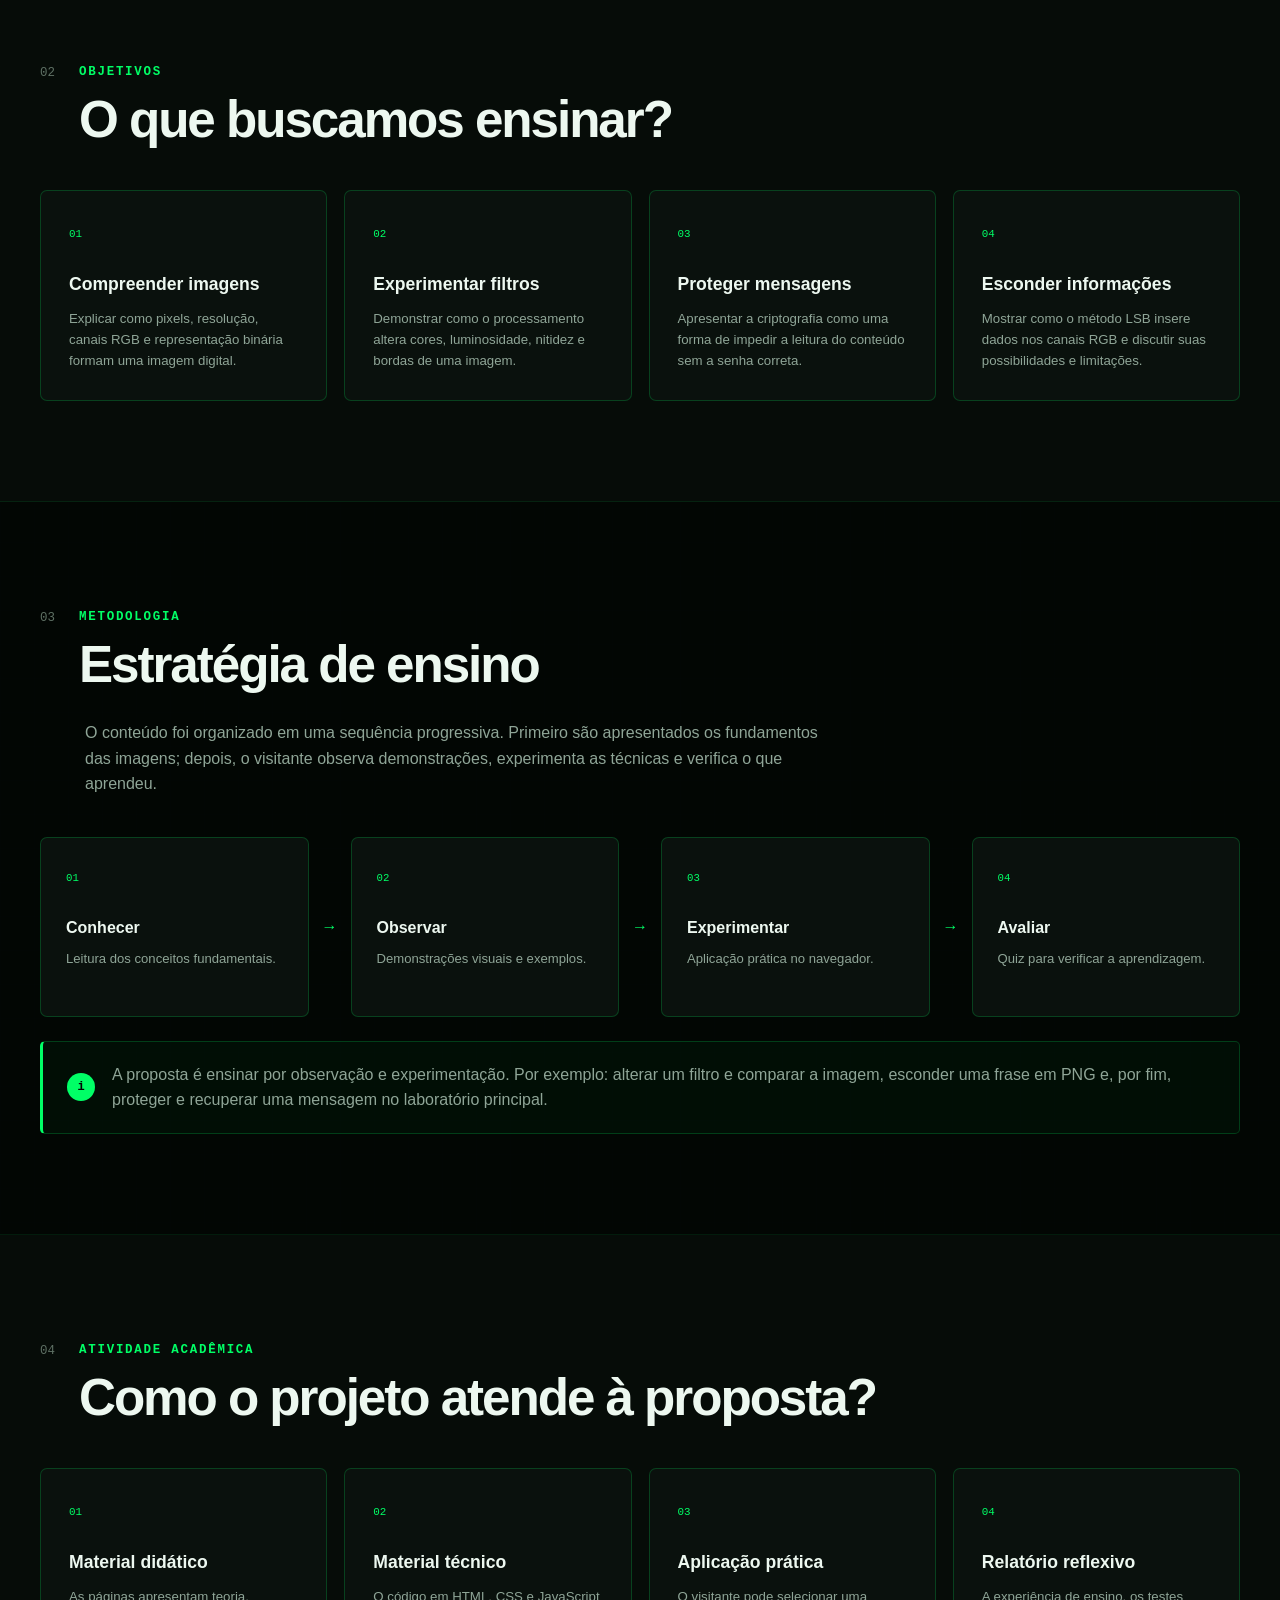
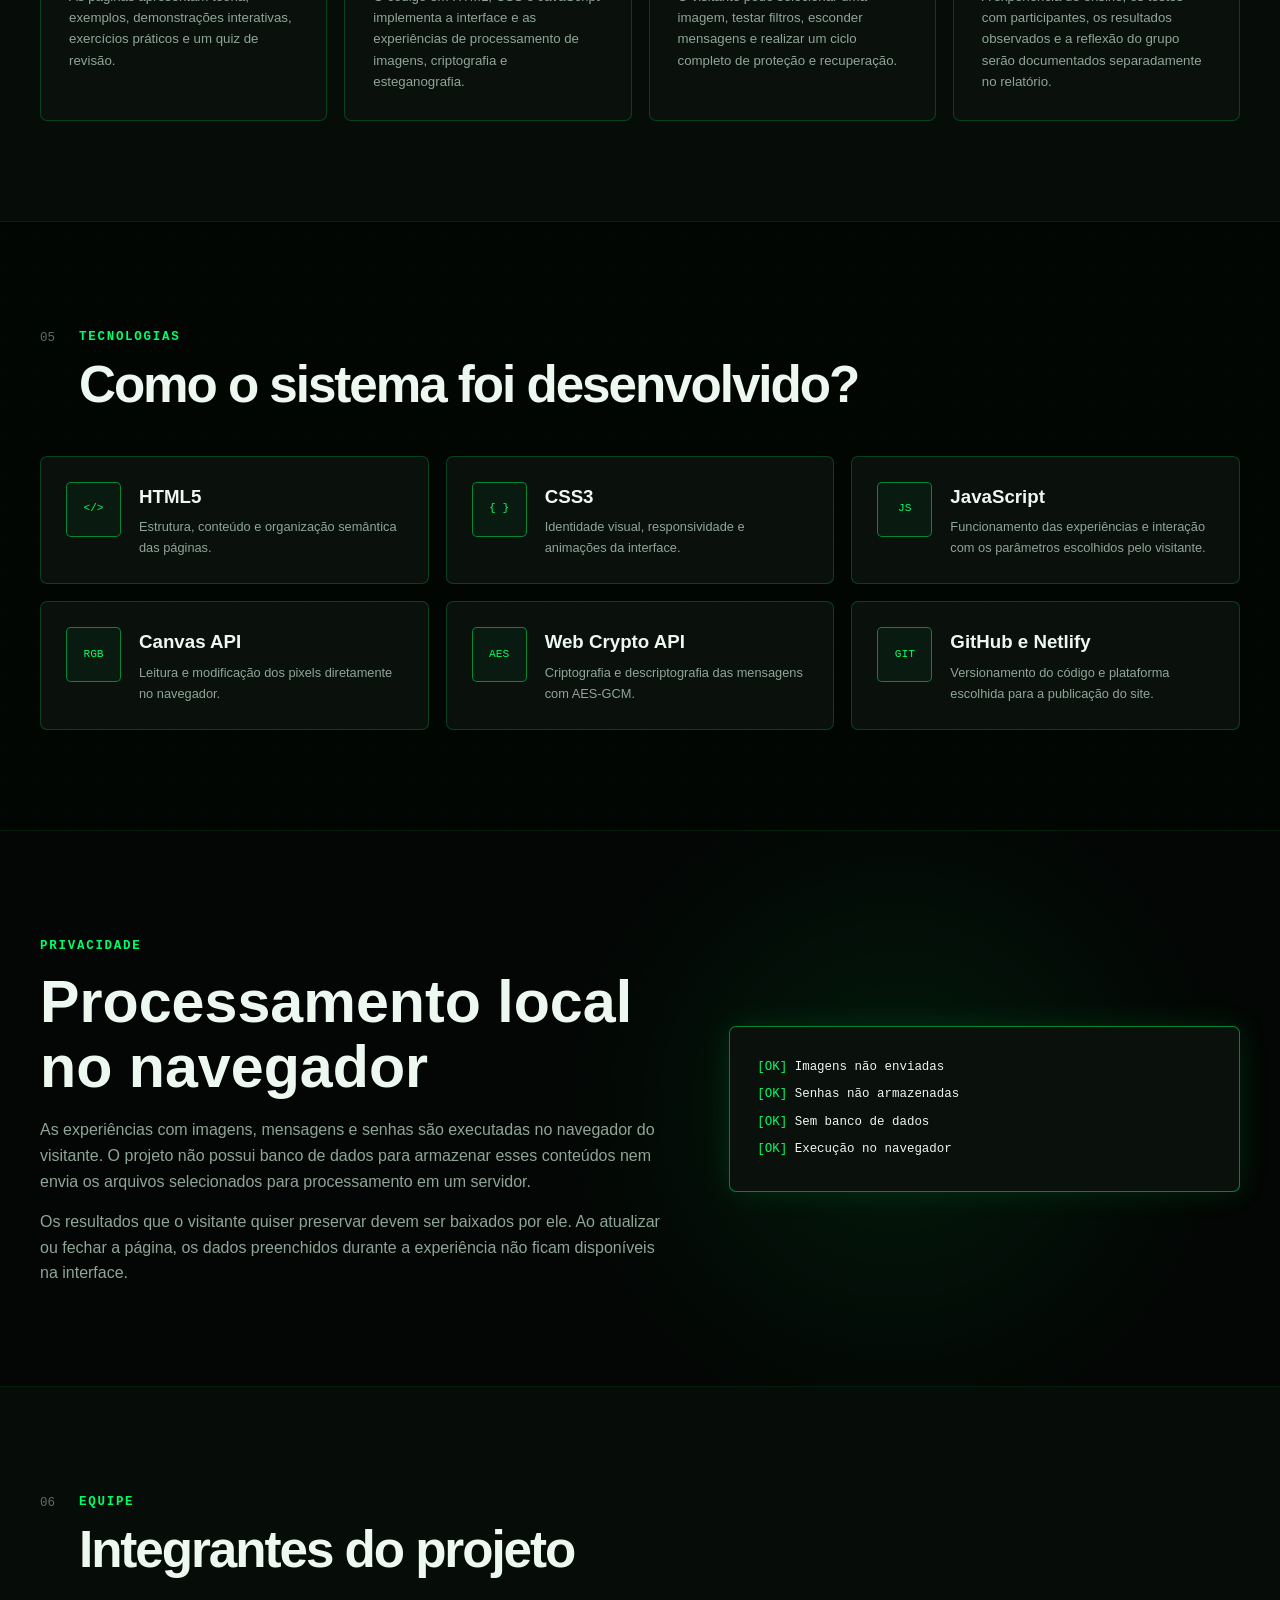
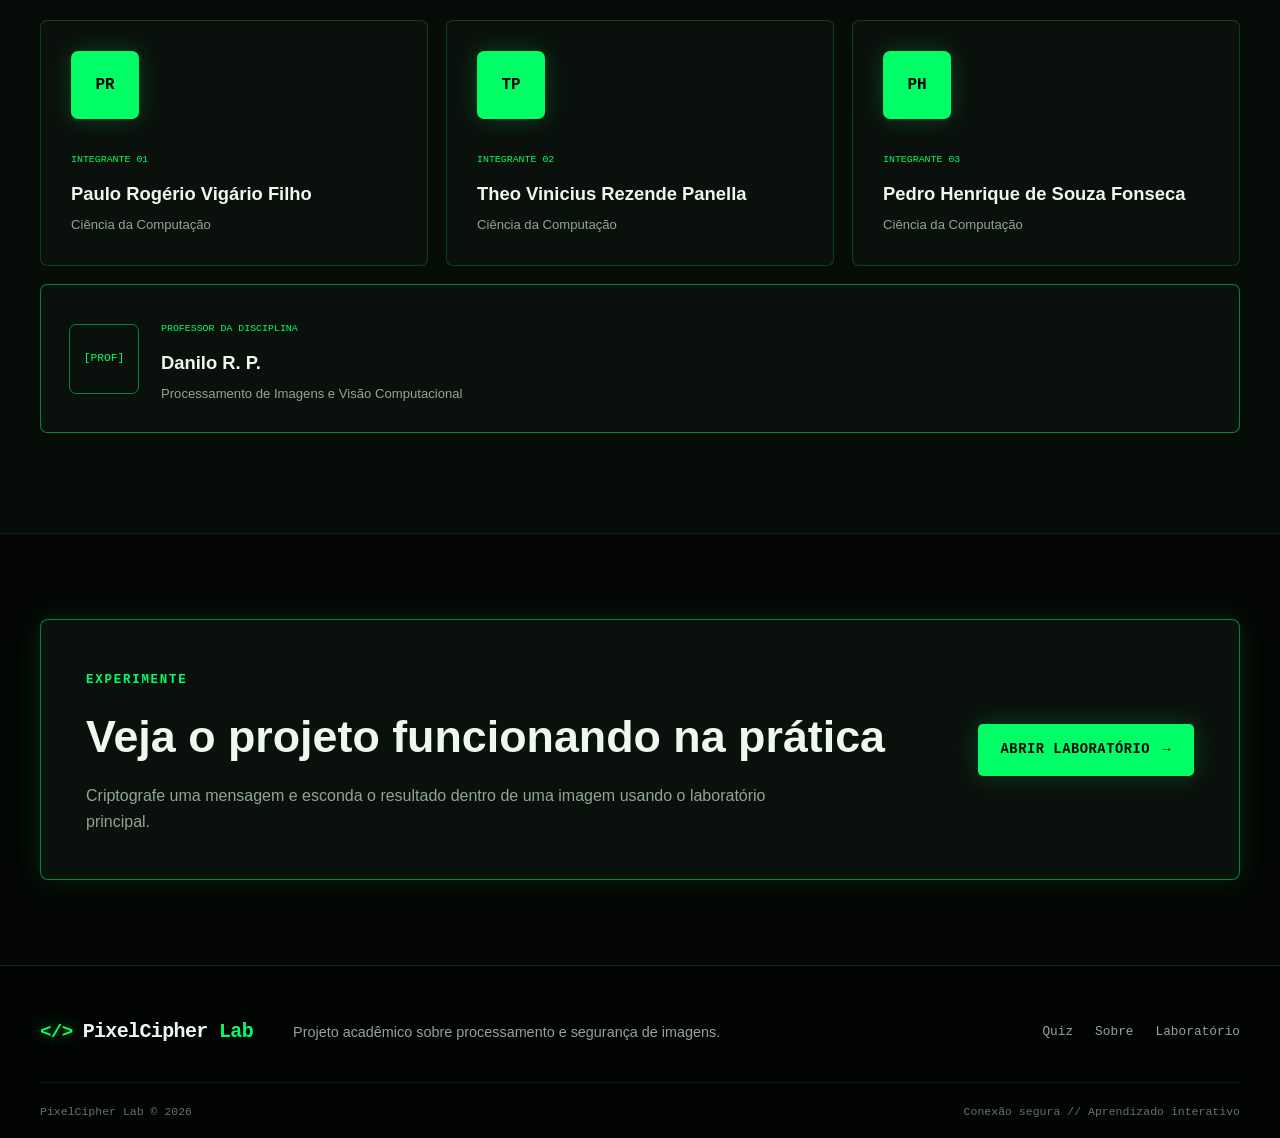
<file: pages/sobre.html>
<!DOCTYPE html>
<html lang="pt-BR">
<head>
    <meta charset="UTF-8">
    <meta name="viewport" content="width=device-width, initial-scale=1.0">
    <meta name="description" content="Conheça a proposta educacional, os objetivos, as tecnologias e a equipe responsável pelo PixelCipher Lab.">

    <title>Sobre o Projeto | PixelCipher Lab</title>

    <link rel="icon" type="image/png" href="../assets/icons/favicon.png">
    <link rel="stylesheet" href="../css/global.css">
    <link rel="stylesheet" href="../css/conteudo.css">
    <link rel="stylesheet" href="../css/sobre.css">

    <script src="../js/main.js" defer></script>
</head>

<body>
    <header class="header scrolled">
        <div class="container header-content">
            <a href="../index.html" class="logo">
                <span class="logo-symbol">&lt;/&gt;</span>
                <span class="logo-text">PixelCipher <strong>Lab</strong></span>
            </a>

            <button
                class="menu-button"
                id="menu-button"
                type="button"
                aria-label="Abrir menu"
                aria-expanded="false"
                aria-controls="navigation"
            >
                <span></span>
                <span></span>
                <span></span>
            </button>

            <nav class="navigation" id="navigation">
                <a href="../index.html" class="nav-link">Início</a>
                <a href="fundamentos.html" class="nav-link">Fundamentos</a>
                <a href="filtros.html" class="nav-link">Filtros</a>
                <a href="criptografia.html" class="nav-link">Criptografia</a>
                <a href="esteganografia.html" class="nav-link">Esteganografia</a>
                <a href="laboratorio.html" class="nav-link nav-highlight">Laboratório</a>
            </nav>
        </div>
    </header>

    <main>
        <!-- Apresentação -->
        <section class="about-hero">
            <div class="container">
                <div class="breadcrumb">
                    <a href="../index.html">Início</a>
                    <span>/</span>
                    <span>Sobre</span>
                </div>

                <div class="about-hero-content">
                    <span class="section-code">SOBRE // PIXELCIPHER LAB</span>

                    <h1>
                        Tecnologia transformada em
                        <span>experiência educacional.</span>
                    </h1>

                    <p>
                        Uma plataforma interativa desenvolvida para ensinar
                        processamento de imagens, criptografia e esteganografia
                        por meio da teoria, de exemplos visuais e da
                        experimentação prática.
                    </p>
                </div>
            </div>
        </section>

        <!-- Informações acadêmicas -->
        <section class="academic-bar">
            <div class="container academic-grid">
                <div>
                    <span>INSTITUIÇÃO</span>
                    <strong>Universidade Paulista — UNIP</strong>
                </div>

                <div>
                    <span>CURSO</span>
                    <strong>Ciência da Computação</strong>
                </div>

                <div>
                    <span>DISCIPLINA</span>
                    <strong>Processamento de Imagens e Visão Computacional</strong>
                </div>

                <div>
                    <span>ANO</span>
                    <strong>2026</strong>
                </div>
            </div>
        </section>

        <!-- Projeto -->
        <section class="content-section">
            <div class="container">
                <div class="chapter-heading">
                    <span class="chapter-number">01</span>

                    <div>
                        <span class="section-code">O PROJETO</span>
                        <h2>O que é o PixelCipher Lab?</h2>
                    </div>
                </div>

                <div class="project-presentation">
                    <article class="project-main-card">
                        <p>
                            O PixelCipher Lab é um site educacional interativo
                            criado para apresentar conceitos relacionados ao
                            processamento e à segurança de imagens digitais.
                        </p>

                        <p>
                            A plataforma combina explicações teóricas,
                            demonstrações visuais, ferramentas práticas e uma
                            avaliação final. Dessa forma, o visitante pode
                            estudar os conceitos e experimentar seu
                            funcionamento diretamente no navegador.
                        </p>

                        <p>
                            O tema parte da filtragem de imagens e avança para
                            a criptografia e a esteganografia. O foco principal
                            está na combinação entre a proteção de mensagens
                            com AES-GCM e sua inserção nos bits menos
                            significativos dos canais RGB pelo método LSB.
                        </p>
                    </article>

                    <aside class="project-terminal">
                        <div class="terminal-heading">
                            project_information.json
                        </div>

                        <div class="terminal-information">
                            <p>
                                <span>"nome":</span>
                                "PixelCipher Lab"
                            </p>

                            <p>
                                <span>"tipo":</span>
                                "Site educacional"
                            </p>

                            <p>
                                <span>"tema":</span>
                                "Filtragem de imagem"
                            </p>

                            <p>
                                <span>"foco":</span>
                                "Criptografia e esteganografia"
                            </p>

                            <p>
                                <span>"método":</span>
                                "LSB"
                            </p>

                            <p>
                                <span>"status":</span>
                                <strong>"PRONTO"</strong>
                            </p>
                        </div>
                    </aside>
                </div>
            </div>
        </section>

        <!-- Objetivos -->
        <section class="content-section alternate-section">
            <div class="container">
                <div class="chapter-heading">
                    <span class="chapter-number">02</span>

                    <div>
                        <span class="section-code">OBJETIVOS</span>
                        <h2>O que buscamos ensinar?</h2>
                    </div>
                </div>

                <div class="objectives-grid">
                    <article>
                        <span class="objective-number">01</span>
                        <h3>Compreender imagens</h3>

                        <p>
                            Explicar como pixels, resolução, canais RGB e
                            representação binária formam uma imagem digital.
                        </p>
                    </article>

                    <article>
                        <span class="objective-number">02</span>
                        <h3>Experimentar filtros</h3>

                        <p>
                            Demonstrar como o processamento altera cores,
                            luminosidade, nitidez e bordas de uma imagem.
                        </p>
                    </article>

                    <article>
                        <span class="objective-number">03</span>
                        <h3>Proteger mensagens</h3>

                        <p>
                            Apresentar a criptografia como uma forma de
                            impedir a leitura do conteúdo sem a senha correta.
                        </p>
                    </article>

                    <article>
                        <span class="objective-number">04</span>
                        <h3>Esconder informações</h3>

                        <p>
                            Mostrar como o método LSB insere dados nos
                            canais RGB e discutir suas possibilidades
                            e limitações.
                        </p>
                    </article>
                </div>
            </div>
        </section>

        <!-- Metodologia -->
        <section class="content-section">
            <div class="container">
                <div class="chapter-heading">
                    <span class="chapter-number">03</span>

                    <div>
                        <span class="section-code">METODOLOGIA</span>
                        <h2>Estratégia de ensino</h2>
                    </div>
                </div>

                <p class="methodology-introduction">
                    O conteúdo foi organizado em uma sequência progressiva.
                    Primeiro são apresentados os fundamentos das imagens;
                    depois, o visitante observa demonstrações, experimenta
                    as técnicas e verifica o que aprendeu.
                </p>

                <div class="methodology-flow">
                    <article>
                        <span>01</span>
                        <strong>Conhecer</strong>
                        <p>Leitura dos conceitos fundamentais.</p>
                    </article>

                    <span class="methodology-arrow">→</span>

                    <article>
                        <span>02</span>
                        <strong>Observar</strong>
                        <p>Demonstrações visuais e exemplos.</p>
                    </article>

                    <span class="methodology-arrow">→</span>

                    <article>
                        <span>03</span>
                        <strong>Experimentar</strong>
                        <p>Aplicação prática no navegador.</p>
                    </article>

                    <span class="methodology-arrow">→</span>

                    <article>
                        <span>04</span>
                        <strong>Avaliar</strong>
                        <p>Quiz para verificar a aprendizagem.</p>
                    </article>
                </div>

                <div class="information-box">
                    <span class="information-icon">i</span>

                    <p>
                        A proposta é ensinar por observação e experimentação.
                        Por exemplo: alterar um filtro e comparar a imagem,
                        esconder uma frase em PNG e, por fim, proteger
                        e recuperar uma mensagem no laboratório principal.
                    </p>
                </div>
            </div>
        </section>

        <!-- Entregáveis -->
        <section class="content-section alternate-section">
            <div class="container">
                <div class="chapter-heading">
                    <span class="chapter-number">04</span>

                    <div>
                        <span class="section-code">ATIVIDADE ACADÊMICA</span>
                        <h2>Como o projeto atende à proposta?</h2>
                    </div>
                </div>

                <div class="objectives-grid">
                    <article>
                        <span class="objective-number">01</span>
                        <h3>Material didático</h3>

                        <p>
                            As páginas apresentam teoria, exemplos,
                            demonstrações interativas, exercícios práticos
                            e um quiz de revisão.
                        </p>
                    </article>

                    <article>
                        <span class="objective-number">02</span>
                        <h3>Material técnico</h3>

                        <p>
                            O código em HTML, CSS e JavaScript implementa
                            a interface e as experiências de processamento
                            de imagens, criptografia e esteganografia.
                        </p>
                    </article>

                    <article>
                        <span class="objective-number">03</span>
                        <h3>Aplicação prática</h3>

                        <p>
                            O visitante pode selecionar uma imagem, testar
                            filtros, esconder mensagens e realizar um ciclo
                            completo de proteção e recuperação.
                        </p>
                    </article>

                    <article>
                        <span class="objective-number">04</span>
                        <h3>Relatório reflexivo</h3>

                        <p>
                            A experiência de ensino, os testes com
                            participantes, os resultados observados e
                            a reflexão do grupo serão documentados
                            separadamente no relatório.
                        </p>
                    </article>
                </div>
    
            </div>
        </section>

        <!-- Tecnologias -->
        <section class="content-section">
            <div class="container">
                <div class="chapter-heading">
                    <span class="chapter-number">05</span>

                    <div>
                        <span class="section-code">TECNOLOGIAS</span>
                        <h2>Como o sistema foi desenvolvido?</h2>
                    </div>
                </div>

                <div class="technologies-grid">
                    <article class="technology-card">
                        <span class="technology-symbol">&lt;/&gt;</span>

                        <div>
                            <h3>HTML5</h3>
                            <p>
                                Estrutura, conteúdo e organização semântica
                                das páginas.
                            </p>
                        </div>
                    </article>

                    <article class="technology-card">
                        <span class="technology-symbol">{ }</span>

                        <div>
                            <h3>CSS3</h3>
                            <p>
                                Identidade visual, responsividade e
                                animações da interface.
                            </p>
                        </div>
                    </article>

                    <article class="technology-card">
                        <span class="technology-symbol">JS</span>

                        <div>
                            <h3>JavaScript</h3>
                            <p>
                                Funcionamento das experiências e interação
                                com os parâmetros escolhidos pelo visitante.
                            </p>
                        </div>
                    </article>

                    <article class="technology-card">
                        <span class="technology-symbol">RGB</span>

                        <div>
                            <h3>Canvas API</h3>
                            <p>
                                Leitura e modificação dos pixels
                                diretamente no navegador.
                            </p>
                        </div>
                    </article>

                    <article class="technology-card">
                        <span class="technology-symbol">AES</span>

                        <div>
                            <h3>Web Crypto API</h3>
                            <p>
                                Criptografia e descriptografia das
                                mensagens com AES-GCM.
                            </p>
                        </div>
                    </article>

                    <article class="technology-card">
                        <span class="technology-symbol">GIT</span>

                        <div>
                            <h3>GitHub e Netlify</h3>
                            <p>
                                Versionamento do código e plataforma
                                escolhida para a publicação do site.
                            </p>
                        </div>
                    </article>
                </div>
            </div>
        </section>

        <!-- Privacidade -->
        <section class="content-section privacy-section">
            <div class="container privacy-layout">
                <div>
                    <span class="section-code">PRIVACIDADE</span>
                    <h2>Processamento local no navegador</h2>

                    <p>
                        As experiências com imagens, mensagens e senhas
                        são executadas no navegador do visitante. O projeto
                        não possui banco de dados para armazenar esses
                        conteúdos nem envia os arquivos selecionados
                        para processamento em um servidor.
                    </p>

                    <p>
                        Os resultados que o visitante quiser preservar
                        devem ser baixados por ele. Ao atualizar ou fechar
                        a página, os dados preenchidos durante a experiência
                        não ficam disponíveis na interface.
                    </p>
                </div>

                <div class="privacy-terminal">
                    <p>
                        <span>[OK]</span>
                        Imagens não enviadas
                    </p>

                    <p>
                        <span>[OK]</span>
                        Senhas não armazenadas
                    </p>

                    <p>
                        <span>[OK]</span>
                        Sem banco de dados
                    </p>

                    <p>
                        <span>[OK]</span>
                        Execução no navegador
                    </p>
                </div>
            </div>
        </section>

        <!-- Equipe -->
        <section class="content-section alternate-section" id="equipe">
            <div class="container">
                <div class="chapter-heading">
                    <span class="chapter-number">06</span>

                    <div>
                        <span class="section-code">EQUIPE</span>
                        <h2>Integrantes do projeto</h2>
                    </div>
                </div>

                <div class="team-grid">
                    <article class="member-card">
                        <div class="member-avatar">PR</div>
                        <span class="member-position">INTEGRANTE 01</span>
                        <h3>Paulo Rogério Vigário Filho</h3>
                        <p>Ciência da Computação</p>
                    </article>

                    <article class="member-card">
                        <div class="member-avatar">TP</div>
                        <span class="member-position">INTEGRANTE 02</span>
                        <h3>Theo Vinicius Rezende Panella</h3>
                        <p>Ciência da Computação</p>
                    </article>

                    <article class="member-card">
                        <div class="member-avatar">PH</div>
                        <span class="member-position">INTEGRANTE 03</span>
                        <h3>Pedro Henrique de Souza Fonseca</h3>
                        <p>Ciência da Computação</p>
                    </article>
                </div>

                <article class="professor-card">
                    <div class="professor-symbol">[PROF]</div>

                    <div>
                        <span class="member-position">
                            PROFESSOR DA DISCIPLINA
                        </span>

                        <h3>Danilo R. P.</h3>
                        <p>Processamento de Imagens e Visão Computacional</p>
                    </div>
                </article>
            </div>
        </section>

        <!-- Acesso -->
        <section class="about-final-section">
            <div class="container about-final-card">
                <div>
                    <span class="section-code">EXPERIMENTE</span>
                    <h2>Veja o projeto funcionando na prática</h2>

                    <p>
                        Criptografe uma mensagem e esconda o resultado
                        dentro de uma imagem usando o laboratório principal.
                    </p>
                </div>

                <a href="laboratorio.html" class="button button-primary">
                    Abrir laboratório
                    <span>→</span>
                </a>
            </div>
        </section>
    </main>

    <footer class="footer">
        <div class="container footer-content">
            <a href="../index.html" class="logo footer-logo">
                <span class="logo-symbol">&lt;/&gt;</span>
                <span class="logo-text">PixelCipher <strong>Lab</strong></span>
            </a>

            <p>
                Projeto acadêmico sobre processamento e segurança de imagens.
            </p>

            <nav class="footer-navigation">
                <a href="quiz.html">Quiz</a>
                <a href="sobre.html">Sobre</a>
                <a href="laboratorio.html">Laboratório</a>
            </nav>
        </div>

        <div class="container footer-bottom">
            <span>
                PixelCipher Lab ©
                <span id="current-year"></span>
            </span>

            <span>Conexão segura // Aprendizado interativo</span>
        </div>
    </footer>
</body>
</html>
</file>
<file: css/global.css>
/* ================================
   PIXELCIPHER LAB — ESTILOS GLOBAIS
================================ */

:root {
    --background: #030604;
    --background-soft: #060b08;
    --surface: #0a110d;
    --surface-light: #101a14;

    --primary: #00ff66;
    --primary-light: #75ffad;
    --primary-dark: #00b849;

    --text: #edf8f0;
    --text-muted: #8fa597;
    --text-dark: #050806;

    --border: rgba(0, 255, 102, 0.2);
    --border-strong: rgba(0, 255, 102, 0.48);

    --danger: #ff4057;
    --warning: #ffc94a;

    --shadow-green: 0 0 30px rgba(0, 255, 102, 0.12);
    --container: 1200px;

    --font-text:
        Inter, Arial, Helvetica, sans-serif;

    --font-code:
        "Cascadia Code", "Fira Code", Consolas, monospace;
}

* {
    margin: 0;
    padding: 0;
    box-sizing: border-box;
}

html {
    scroll-behavior: smooth;
}

body {
    min-height: 100vh;
    overflow-x: hidden;
    color: var(--text);
    background: var(--background);
    font-family: var(--font-text);
    line-height: 1.6;
}

body.menu-open {
    overflow: hidden;
}

a {
    color: inherit;
    text-decoration: none;
}

button,
input,
textarea,
select {
    font: inherit;
}

button,
a {
    -webkit-tap-highlight-color: transparent;
}

img,
canvas {
    max-width: 100%;
}

ul {
    list-style: none;
}

::selection {
    color: var(--text-dark);
    background: var(--primary);
}

.container {
    width: min(100% - 40px, var(--container));
    margin-inline: auto;
}

.section {
    position: relative;
    padding: 110px 0;
}

.section-heading {
    max-width: 720px;
    margin-bottom: 50px;
}

.section-heading h2,
.comparison-text h2,
.final-card h2 {
    margin: 14px 0 18px;
    font-size: clamp(2rem, 4vw, 3.4rem);
    line-height: 1.12;
    letter-spacing: -0.04em;
}

.section-heading p,
.comparison-text p,
.final-card p {
    color: var(--text-muted);
    font-size: 1.05rem;
}

.section-code {
    color: var(--primary);
    font-family: var(--font-code);
    font-size: 0.78rem;
    font-weight: 700;
    letter-spacing: 0.14em;
}

.button {
    min-height: 52px;
    padding: 13px 22px;
    display: inline-flex;
    align-items: center;
    justify-content: center;
    gap: 12px;
    border: 1px solid transparent;
    border-radius: 5px;
    font-family: var(--font-code);
    font-size: 0.86rem;
    font-weight: 700;
    letter-spacing: 0.04em;
    text-transform: uppercase;
    transition:
        transform 180ms ease,
        background 180ms ease,
        border-color 180ms ease,
        box-shadow 180ms ease;
}

.button:hover {
    transform: translateY(-2px);
}

.button-primary {
    color: var(--text-dark);
    background: var(--primary);
    box-shadow: 0 0 24px rgba(0, 255, 102, 0.2);
}

.button-primary:hover {
    background: var(--primary-light);
    box-shadow: 0 0 35px rgba(0, 255, 102, 0.35);
}

.button-secondary {
    color: var(--primary);
    border-color: var(--border-strong);
    background: rgba(3, 6, 4, 0.72);
}

.button-secondary:hover {
    border-color: var(--primary);
    background: rgba(0, 255, 102, 0.08);
}

/* Cabeçalho */

.header {
    position: fixed;
    z-index: 100;
    top: 0;
    left: 0;
    width: 100%;
    border-bottom: 1px solid transparent;
    transition:
        background 200ms ease,
        border-color 200ms ease,
        backdrop-filter 200ms ease;
}

.header.scrolled {
    border-color: var(--border);
    background: rgba(3, 6, 4, 0.88);
    backdrop-filter: blur(18px);
}

.header-content {
    min-height: 78px;
    display: flex;
    align-items: center;
    justify-content: space-between;
}

.logo {
    display: inline-flex;
    align-items: center;
    gap: 10px;
    font-family: var(--font-code);
    font-weight: 700;
    letter-spacing: -0.04em;
}

.logo-symbol {
    color: var(--primary);
    font-size: 1.2rem;
    text-shadow: 0 0 15px rgba(0, 255, 102, 0.65);
}

.logo-text {
    font-size: 1.25rem;
}

.logo-text strong {
    color: var(--primary);
}

.navigation {
    display: flex;
    align-items: center;
    gap: 28px;
}

.nav-link {
    position: relative;
    color: var(--text-muted);
    font-family: var(--font-code);
    font-size: 0.78rem;
    transition: color 180ms ease;
}

.nav-link::after {
    content: "";
    position: absolute;
    right: 0;
    bottom: -8px;
    left: 0;
    height: 1px;
    background: var(--primary);
    transform: scaleX(0);
    transition: transform 180ms ease;
}

.nav-link:hover,
.nav-link.active {
    color: var(--primary);
}

.nav-link:hover::after,
.nav-link.active::after {
    transform: scaleX(1);
}

.nav-highlight {
    padding: 9px 13px;
    color: var(--primary);
    border: 1px solid var(--border-strong);
    border-radius: 4px;
}

.nav-highlight::after {
    display: none;
}

.nav-highlight:hover {
    background: rgba(0, 255, 102, 0.08);
}

.menu-button {
    width: 44px;
    height: 44px;
    padding: 10px;
    display: none;
    flex-direction: column;
    justify-content: center;
    gap: 5px;
    border: 1px solid var(--border);
    border-radius: 4px;
    background: var(--surface);
    cursor: pointer;
}

.menu-button span {
    width: 100%;
    height: 2px;
    background: var(--primary);
    transition:
        transform 180ms ease,
        opacity 180ms ease;
}

/* Rodapé */

.footer {
    position: relative;
    border-top: 1px solid var(--border);
    background: #020403;
}

.footer-content {
    padding: 50px 0 34px;
    display: grid;
    grid-template-columns: auto 1fr auto;
    align-items: center;
    gap: 40px;
}

.footer-content p {
    color: var(--text-muted);
    font-size: 0.9rem;
}

.footer-navigation {
    display: flex;
    gap: 22px;
}

.footer-navigation a {
    color: var(--text-muted);
    font-family: var(--font-code);
    font-size: 0.8rem;
    transition: color 180ms ease;
}

.footer-navigation a:hover {
    color: var(--primary);
}

.footer-bottom {
    padding: 20px 0;
    display: flex;
    justify-content: space-between;
    gap: 20px;
    color: #647269;
    border-top: 1px solid rgba(0, 255, 102, 0.1);
    font-family: var(--font-code);
    font-size: 0.72rem;
}

/* Responsividade global */

@media (max-width: 960px) {
    .navigation {
        position: fixed;
        top: 78px;
        right: 0;
        bottom: 0;
        width: min(82%, 360px);
        padding: 35px;
        flex-direction: column;
        align-items: stretch;
        gap: 8px;
        border-left: 1px solid var(--border);
        background: rgba(3, 6, 4, 0.98);
        transform: translateX(105%);
        transition: transform 220ms ease;
    }

    .navigation.open {
        transform: translateX(0);
    }

    .nav-link {
        padding: 14px;
        border-bottom: 1px solid rgba(0, 255, 102, 0.1);
    }

    .nav-link::after {
        display: none;
    }

    .nav-highlight {
        margin-top: 12px;
        text-align: center;
        border: 1px solid var(--border-strong);
    }

    .menu-button {
        display: flex;
    }

    .menu-button.active span:nth-child(1) {
        transform: translateY(7px) rotate(45deg);
    }

    .menu-button.active span:nth-child(2) {
        opacity: 0;
    }

    .menu-button.active span:nth-child(3) {
        transform: translateY(-7px) rotate(-45deg);
    }

    .footer-content {
        grid-template-columns: 1fr;
        gap: 22px;
    }
}

@media (max-width: 640px) {
    .container {
        width: min(100% - 28px, var(--container));
    }

    .section {
        padding: 80px 0;
    }

    .footer-navigation {
        flex-wrap: wrap;
    }

    .footer-bottom {
        flex-direction: column;
    }
}

@media (prefers-reduced-motion: reduce) {
    html {
        scroll-behavior: auto;
    }

    *,
    *::before,
    *::after {
        animation-duration: 0.01ms !important;
        animation-iteration-count: 1 !important;
        transition-duration: 0.01ms !important;
    }
}

/* ==================================
   IMG Logo
================================== */

.logo-index {
    width: 78px;
    height: 78px;
    display: block;
    object-fit: cover;
    border-radius: 8px;
}

/* ==================================
   CORREÇÃO DO MENU EM Mobile
================================== */

@media (max-width: 960px) {
    .navigation {
        position: fixed;
        z-index: 999;
        top: 78px;
        right: 0;
        bottom: 0;
        left: 0;

        width: 100%;
        height: calc(100vh - 78px);
        padding: 28px 20px;

        display: flex;
        flex-direction: column;
        align-items: stretch;
        justify-content: flex-start;
        gap: 6px;

        overflow-y: auto;

        border: 0;
        border-top: 1px solid var(--border);
        background: #030604;

        transform: translateX(100%);
        transition: transform 220ms ease;
    }

    .navigation.open {
        transform: translateX(0);
    }

    .nav-link {
        width: 100%;
        padding: 16px 14px;

        display: block;

        color: var(--text-muted);
        border: 1px solid transparent;
        border-bottom: 1px solid rgba(0, 255, 102, 0.12);

        font-size: 0.82rem;
        text-align: left;
    }

    .nav-link:hover,
    .nav-link.active {
        color: var(--primary);
        border-color: var(--border);
        background: rgba(0, 255, 102, 0.06);
    }

    .nav-highlight {
        margin-top: 12px;
        color: var(--primary);
        border: 1px solid var(--border-strong);
        text-align: center;
    }

    body.menu-open .header {
        border-bottom-color: var(--border);
        background: #030604;
        backdrop-filter: none;
    }
}
</file>
<file: css/home.css>
/* ==========================
   PÁGINA INICIAL
========================== */

#matrix-background {
    position: fixed;
    z-index: -3;
    inset: 0;
    width: 100%;
    height: 100%;
    opacity: 0.32;
}

.page-overlay {
    position: fixed;
    z-index: -2;
    inset: 0;
    pointer-events: none;
    background:
        radial-gradient(
            circle at 70% 25%,
            rgba(0, 255, 102, 0.09),
            transparent 34%
        ),
        linear-gradient(
            90deg,
            rgba(3, 6, 4, 0.98) 0%,
            rgba(3, 6, 4, 0.9) 48%,
            rgba(3, 6, 4, 0.75) 100%
        );
}

/* Hero */

.hero {
    position: relative;
    min-height: 100vh;
    padding: 130px 0 80px;
    display: flex;
    align-items: center;
}

.hero-content {
    display: grid;
    grid-template-columns: minmax(0, 1.12fr) minmax(350px, 0.88fr);
    align-items: center;
    gap: clamp(45px, 7vw, 100px);
}

.system-status {
    width: fit-content;
    margin-bottom: 24px;
    padding: 7px 12px;
    display: flex;
    align-items: center;
    gap: 9px;
    color: var(--primary);
    border: 1px solid var(--border);
    border-radius: 100px;
    background: rgba(0, 255, 102, 0.05);
    font-family: var(--font-code);
    font-size: 0.72rem;
    letter-spacing: 0.08em;
}

.status-dot {
    width: 7px;
    height: 7px;
    border-radius: 50%;
    background: var(--primary);
    box-shadow: 0 0 12px var(--primary);
    animation: status-pulse 1.8s infinite;
}

.terminal-line {
    margin-bottom: 14px;
    color: var(--text-muted);
    font-family: var(--font-code);
    font-size: 0.85rem;
}

.terminal-symbol {
    color: var(--primary);
}

.hero h1 {
    max-width: 770px;
    font-size: clamp(3rem, 6.4vw, 6.4rem);
    line-height: 0.98;
    letter-spacing: -0.065em;
}

.hero h1 span {
    display: block;
    color: var(--primary);
    text-shadow: 0 0 35px rgba(0, 255, 102, 0.2);
}

.hero-description {
    max-width: 680px;
    margin-top: 28px;
    color: var(--text-muted);
    font-size: clamp(1rem, 1.5vw, 1.15rem);
}

.hero-actions {
    margin-top: 36px;
    display: flex;
    flex-wrap: wrap;
    gap: 14px;
}

.hero-information {
    margin-top: 40px;
    padding-top: 25px;
    display: flex;
    flex-wrap: wrap;
    gap: 28px;
    border-top: 1px solid var(--border);
}

.hero-information span {
    display: flex;
    flex-direction: column;
    color: var(--text-muted);
    font-family: var(--font-code);
    font-size: 0.72rem;
}

.hero-information strong {
    color: var(--primary);
    font-size: 1rem;
}

/* Terminal */

.terminal-card {
    overflow: hidden;
    border: 1px solid var(--border-strong);
    border-radius: 9px;
    background: rgba(5, 11, 7, 0.92);
    box-shadow:
        0 0 0 1px rgba(0, 255, 102, 0.04),
        0 0 65px rgba(0, 255, 102, 0.12);
    transform: perspective(1000px) rotateY(-3deg);
}

.terminal-header {
    min-height: 46px;
    padding: 0 16px;
    display: flex;
    align-items: center;
    gap: 18px;
    color: var(--text-muted);
    border-bottom: 1px solid var(--border);
    background: var(--surface-light);
    font-family: var(--font-code);
    font-size: 0.72rem;
}

.terminal-controls {
    display: flex;
    gap: 7px;
}

.control {
    width: 10px;
    height: 10px;
    border-radius: 50%;
}

.control.red {
    background: var(--danger);
}

.control.yellow {
    background: var(--warning);
}

.control.green {
    background: var(--primary);
}

.terminal-body {
    min-height: 355px;
    padding: 28px;
    color: #bfd0c4;
    font-family: var(--font-code);
    font-size: clamp(0.75rem, 1.3vw, 0.88rem);
    line-height: 2;
}

.prompt,
.success {
    color: var(--primary);
}

.terminal-message {
    color: #718078;
}

.terminal-cursor {
    width: 8px;
    height: 1.15em;
    display: inline-block;
    vertical-align: middle;
    background: var(--primary);
    animation: cursor-blink 0.8s infinite;
}

.scroll-indicator {
    position: absolute;
    bottom: 25px;
    left: 50%;
    display: flex;
    flex-direction: column;
    align-items: center;
    color: var(--text-muted);
    font-family: var(--font-code);
    font-size: 0.7rem;
    transform: translateX(-50%);
}

.scroll-arrow {
    color: var(--primary);
    font-size: 1.4rem;
    animation: scroll-move 1.4s infinite;
}

/* Módulos */

.modules-section {
    border-top: 1px solid rgba(0, 255, 102, 0.08);
    background:
        linear-gradient(
            180deg,
            rgba(3, 6, 4, 0.95),
            rgba(6, 11, 8, 0.98)
        );
}

.modules-grid {
    display: grid;
    grid-template-columns: repeat(4, minmax(0, 1fr));
    gap: 18px;
}

.module-card {
    position: relative;
    min-height: 410px;
    padding: 30px;
    display: flex;
    flex-direction: column;
    overflow: hidden;
    border: 1px solid var(--border);
    border-radius: 7px;
    background:
        linear-gradient(
            145deg,
            rgba(16, 26, 20, 0.88),
            rgba(7, 13, 9, 0.92)
        );
    transition:
        transform 200ms ease,
        border-color 200ms ease,
        box-shadow 200ms ease;
}

.module-card::before {
    content: "";
    position: absolute;
    top: 0;
    left: -100%;
    width: 70%;
    height: 1px;
    background: linear-gradient(
        90deg,
        transparent,
        var(--primary),
        transparent
    );
    transition: left 500ms ease;
}

.module-card:hover {
    border-color: var(--border-strong);
    box-shadow: var(--shadow-green);
    transform: translateY(-7px);
}

.module-card:hover::before {
    left: 130%;
}

.module-card.featured {
    border-color: rgba(0, 255, 102, 0.36);
}

.featured-label {
    position: absolute;
    top: 14px;
    right: -31px;
    width: 120px;
    padding: 4px;
    color: var(--text-dark);
    background: var(--primary);
    font-family: var(--font-code);
    font-size: 0.6rem;
    font-weight: 800;
    text-align: center;
    transform: rotate(38deg);
}

.module-number {
    color: #607068;
    font-family: var(--font-code);
    font-size: 0.72rem;
}

.module-icon {
    width: 63px;
    height: 63px;
    margin: 28px 0 24px;
    display: grid;
    place-items: center;
    color: var(--primary);
    border: 1px solid var(--border-strong);
    border-radius: 6px;
    background: rgba(0, 255, 102, 0.05);
    font-family: var(--font-code);
    font-size: 0.75rem;
    box-shadow: inset 0 0 20px rgba(0, 255, 102, 0.05);
}

.module-card h3 {
    margin-bottom: 12px;
    font-size: 1.3rem;
}

.module-card p {
    color: var(--text-muted);
    font-size: 0.9rem;
}

.module-topics {
    margin: 21px 0 28px;
    display: grid;
    gap: 8px;
}

.module-topics li {
    color: #aabbb0;
    font-family: var(--font-code);
    font-size: 0.72rem;
}

.module-topics li::before {
    content: "+";
    margin-right: 8px;
    color: var(--primary);
}

.module-link {
    margin-top: auto;
    display: flex;
    justify-content: space-between;
    color: var(--primary);
    font-family: var(--font-code);
    font-size: 0.78rem;
    font-weight: 700;
    text-transform: uppercase;
}

.module-link span {
    transition: transform 180ms ease;
}

.module-link:hover span {
    transform: translateX(5px);
}

/* Processo */

.process-section {
    background:
        radial-gradient(
            circle at 50% 50%,
            rgba(0, 255, 102, 0.06),
            transparent 45%
        ),
        var(--background);
}

.process-grid {
    display: grid;
    grid-template-columns: 1fr auto 1fr auto 1fr auto 1fr;
    align-items: center;
    gap: 14px;
}

.process-step {
    min-height: 180px;
    padding: 26px;
    border: 1px solid var(--border);
    border-radius: 7px;
    background: rgba(10, 17, 13, 0.84);
}

.step-number {
    color: var(--primary);
    font-family: var(--font-code);
    font-size: 0.75rem;
}

.process-step h3 {
    margin: 26px 0 8px;
    font-size: 1.15rem;
}

.process-step p {
    color: var(--text-muted);
    font-size: 0.85rem;
}

.process-arrow {
    color: var(--primary);
    font-family: var(--font-code);
    font-size: 1.4rem;
}

.process-action {
    margin-top: 42px;
    text-align: center;
}

/* Comparação */

.comparison-section {
    border-block: 1px solid rgba(0, 255, 102, 0.08);
    background: var(--background-soft);
}

.comparison-content {
    display: grid;
    grid-template-columns: 0.75fr 1.25fr;
    gap: clamp(45px, 7vw, 90px);
    align-items: center;
}

.comparison-cards {
    display: grid;
    grid-template-columns: repeat(2, 1fr);
    gap: 18px;
}

.comparison-card {
    min-height: 340px;
    padding: 26px;
    border: 1px solid var(--border);
    border-radius: 7px;
    background: var(--surface);
}

.comparison-command {
    display: block;
    margin-bottom: 30px;
    color: var(--primary);
    font-family: var(--font-code);
    font-size: 0.7rem;
}

.comparison-card h3 {
    margin-bottom: 12px;
    font-size: 1.35rem;
}

.comparison-card > p {
    color: var(--text-muted);
    font-size: 0.88rem;
}

.data-example {
    margin-top: 26px;
    display: grid;
    gap: 6px;
}

.data-example span {
    margin-top: 8px;
    color: #68786f;
    font-family: var(--font-code);
    font-size: 0.62rem;
}

.data-example code {
    color: var(--text);
    font-family: var(--font-code);
    font-size: 0.76rem;
    overflow-wrap: anywhere;
}

.data-example .encrypted {
    color: var(--primary);
}

.binary-example {
    margin-top: 32px;
    padding: 18px;
    display: grid;
    gap: 8px;
    color: #6b7b71;
    border-left: 2px solid var(--primary);
    background: rgba(0, 255, 102, 0.04);
    font-family: var(--font-code);
}

.binary-example span span {
    color: var(--primary);
    text-shadow: 0 0 10px var(--primary);
}

/* Chamada final */

.final-section {
    background:
        radial-gradient(
            circle at 20% 50%,
            rgba(0, 255, 102, 0.08),
            transparent 35%
        ),
        var(--background);
}

.final-card {
    padding: 50px;
    display: flex;
    align-items: center;
    justify-content: space-between;
    gap: 40px;
    border: 1px solid var(--border-strong);
    border-radius: 8px;
    background: rgba(10, 17, 13, 0.9);
    box-shadow: var(--shadow-green);
}

.final-card h2 {
    max-width: 680px;
    font-size: clamp(1.8rem, 3.6vw, 3rem);
}

.final-card p {
    max-width: 680px;
}

/* Animações */

@keyframes status-pulse {
    50% {
        opacity: 0.45;
        box-shadow: 0 0 3px var(--primary);
    }
}

@keyframes cursor-blink {
    50% {
        opacity: 0;
    }
}

@keyframes scroll-move {
    50% {
        transform: translateY(6px);
    }
}

/* Responsividade */

@media (max-width: 1100px) {
    .modules-grid {
        grid-template-columns: repeat(2, 1fr);
    }

    .process-grid {
        grid-template-columns: repeat(2, 1fr);
    }

    .process-arrow {
        display: none;
    }
}

@media (max-width: 900px) {
    .hero {
        min-height: auto;
        padding-top: 135px;
    }

    .hero-content,
    .comparison-content {
        grid-template-columns: 1fr;
    }

    .terminal-card {
        transform: none;
    }

    .scroll-indicator {
        display: none;
    }
}

@media (max-width: 680px) {
    .hero h1 {
        font-size: clamp(2.7rem, 14vw, 4.2rem);
    }

    .hero-actions,
    .hero-actions .button {
        width: 100%;
    }

    .hero-information {
        display: grid;
        grid-template-columns: repeat(2, 1fr);
    }

    .modules-grid,
    .process-grid,
    .comparison-cards {
        grid-template-columns: 1fr;
    }

    .module-card {
        min-height: 370px;
    }

    .final-card {
        padding: 32px 24px;
        flex-direction: column;
        align-items: flex-start;
    }

    .final-card .button {
        width: 100%;
    }
}
</file>
<file: css/conteudo.css>
/* ==================================
   PÁGINAS DE CONTEÚDO EDUCACIONAL
================================== */

body {
    background:
        linear-gradient(
            rgba(0, 255, 102, 0.025) 1px,
            transparent 1px
        ),
        linear-gradient(
            90deg,
            rgba(0, 255, 102, 0.025) 1px,
            transparent 1px
        ),
        var(--background);

    background-size: 34px 34px;
}

.logo-image {
    width: 42px;
    height: 42px;
    border-radius: 6px;
    object-fit: cover;
    filter: drop-shadow(0 0 8px rgba(0, 255, 102, 0.35));
}

.content-hero {
    padding: 150px 0 90px;
    border-bottom: 1px solid var(--border);
    background:
        radial-gradient(
            circle at 78% 40%,
            rgba(0, 255, 102, 0.1),
            transparent 27%
        ),
        rgba(3, 6, 4, 0.88);
}

.breadcrumb {
    margin-bottom: 35px;
    display: flex;
    gap: 10px;
    color: var(--text-muted);
    font-family: var(--font-code);
    font-size: 0.72rem;
}

.breadcrumb a {
    color: var(--primary);
}

.content-hero-grid {
    display: grid;
    grid-template-columns: 1fr 360px;
    gap: 70px;
    align-items: center;
}

.content-hero h1 {
    max-width: 820px;
    margin: 16px 0 25px;
    font-size: clamp(2.8rem, 6vw, 5.5rem);
    line-height: 1;
    letter-spacing: -0.06em;
}

.content-hero h1 span {
    display: block;
    color: var(--primary);
}

.content-hero p {
    max-width: 720px;
    color: var(--text-muted);
    font-size: 1.08rem;
}

.module-summary {
    padding: 27px;
    border: 1px solid var(--border-strong);
    border-radius: 7px;
    background: rgba(10, 17, 13, 0.94);
    box-shadow: var(--shadow-green);
}

.summary-status {
    color: var(--primary);
    font-family: var(--font-code);
    font-size: 0.67rem;
}

.module-summary h2 {
    margin: 12px 0 22px;
    font-size: 1.3rem;
}

.module-summary ul {
    display: grid;
    gap: 9px;
}

.module-summary li {
    padding: 12px 0;
    display: flex;
    align-items: center;
    gap: 13px;
    color: var(--text-muted);
    border-bottom: 1px solid rgba(0, 255, 102, 0.1);
    font-size: 0.85rem;
}

.module-summary li:last-child {
    border-bottom: 0;
}

.module-summary li span {
    color: var(--primary);
    font-family: var(--font-code);
    font-size: 0.7rem;
}

/* Seções */

.content-section {
    padding: 100px 0;
    border-bottom: 1px solid rgba(0, 255, 102, 0.09);
    background: rgba(3, 6, 4, 0.9);
}

.alternate-section {
    background: rgba(7, 13, 9, 0.96);
}

.chapter-heading {
    margin-bottom: 42px;
    display: flex;
    align-items: flex-start;
    gap: 24px;
}

.chapter-number {
    padding-top: 7px;
    color: #5e7064;
    font-family: var(--font-code);
    font-size: 0.78rem;
}

.chapter-heading h2 {
    margin-top: 8px;
    font-size: clamp(2rem, 4vw, 3.3rem);
    line-height: 1.12;
    letter-spacing: -0.04em;
}

.chapter-introduction {
    max-width: 790px;
    margin: -18px 0 42px 44px;
    color: var(--text-muted);
    font-size: 1rem;
}

.text-grid {
    display: grid;
    grid-template-columns: 1fr 0.85fr;
    gap: 24px;
}

.text-card,
.terminal-explanation,
.resolution-example,
.resolution-description,
.rgb-card,
.comparison-card,
.format-card {
    border: 1px solid var(--border);
    border-radius: 7px;
    background: rgba(10, 17, 13, 0.88);
}

.text-card {
    padding: 34px;
}

.text-card h3 {
    margin-bottom: 18px;
    font-size: 1.35rem;
}

.text-card p {
    color: var(--text-muted);
}

.text-card p + p {
    margin-top: 17px;
}

.mini-terminal-header,
.panel-header {
    min-height: 43px;
    padding: 0 17px;
    display: flex;
    align-items: center;
    justify-content: space-between;
    color: var(--text-muted);
    border-bottom: 1px solid var(--border);
    background: var(--surface-light);
    font-family: var(--font-code);
    font-size: 0.7rem;
}

.mini-terminal-body {
    padding: 28px;
    font-family: var(--font-code);
    font-size: 0.82rem;
    line-height: 2;
}

.mini-terminal-body span,
.terminal-success {
    color: var(--primary);
}

.information-box {
    margin-top: 24px;
    padding: 20px 24px;
    display: flex;
    align-items: center;
    gap: 17px;
    color: var(--text-muted);
    border: 1px solid var(--border);
    border-left: 3px solid var(--primary);
    border-radius: 5px;
    background: rgba(0, 255, 102, 0.035);
}

.information-icon {
    width: 28px;
    height: 28px;
    flex: 0 0 28px;
    display: grid;
    place-items: center;
    color: var(--background);
    border-radius: 50%;
    background: var(--primary);
    font-family: var(--font-code);
    font-size: 0.75rem;
    font-weight: 800;
}

.information-box strong {
    color: var(--primary);
}

/* Resolução */

.resolution-layout {
    display: grid;
    grid-template-columns: 1.15fr 0.85fr;
    gap: 24px;
}

.resolution-example,
.resolution-description {
    padding: 34px;
}

.pixel-grid-demo {
    max-width: 330px;
    margin: 0 auto 35px;
    display: grid;
    grid-template-columns: repeat(3, 1fr);
    gap: 5px;
}

.pixel-grid-demo span {
    aspect-ratio: 1;
    border: 1px solid var(--border-strong);
    background: rgba(0, 255, 102, 0.08);
}

.pixel-grid-demo span:nth-child(2),
.pixel-grid-demo span:nth-child(4),
.pixel-grid-demo span:nth-child(9) {
    background: rgba(0, 255, 102, 0.7);
    box-shadow: 0 0 18px rgba(0, 255, 102, 0.2);
}

.resolution-formula {
    display: flex;
    flex-wrap: wrap;
    justify-content: center;
    gap: 13px;
    color: var(--text);
    font-family: var(--font-code);
}

.resolution-formula strong {
    color: var(--primary);
}

.formula-result {
    color: var(--primary);
}

.resolution-description {
    display: flex;
    flex-direction: column;
    justify-content: center;
    gap: 17px;
}

.resolution-description p {
    color: var(--text-muted);
}

.resolution-description strong {
    color: var(--primary);
}

/* RGB */

.rgb-grid {
    display: grid;
    grid-template-columns: repeat(3, 1fr);
    gap: 18px;
}

.rgb-card {
    padding: 30px;
    transition:
        transform 180ms ease,
        border-color 180ms ease;
}

.rgb-card:hover {
    transform: translateY(-5px);
}

.rgb-letter {
    display: block;
    font-family: var(--font-code);
    font-size: 3rem;
    font-weight: 800;
}

.rgb-card h3 {
    margin-top: 18px;
}

.rgb-card p {
    color: var(--text-muted);
}

.rgb-card code {
    display: inline-block;
    margin-top: 17px;
    font-family: var(--font-code);
    font-size: 0.75rem;
}

.red-channel {
    border-color: rgba(255, 70, 70, 0.35);
}

.red-channel .rgb-letter,
.red-channel code {
    color: #ff4646;
}

.green-channel {
    border-color: var(--border-strong);
}

.green-channel .rgb-letter,
.green-channel code {
    color: var(--primary);
}

.blue-channel {
    border-color: rgba(60, 130, 255, 0.4);
}

.blue-channel .rgb-letter,
.blue-channel code {
    color: #3c82ff;
}

.color-examples {
    margin-top: 25px;
    display: grid;
    grid-template-columns: repeat(3, 1fr);
    gap: 15px;
}

.color-examples > div {
    padding: 18px;
    display: grid;
    grid-template-columns: 42px 1fr;
    align-items: center;
    column-gap: 14px;
    border: 1px solid var(--border);
    border-radius: 5px;
    background: rgba(10, 17, 13, 0.75);
}

.color-sample {
    width: 42px;
    height: 42px;
    grid-row: span 2;
    border: 1px solid rgba(255, 255, 255, 0.18);
    border-radius: 4px;
}

.black-sample {
    background: #000;
}

.white-sample {
    background: #fff;
}

.green-sample {
    background: #00ff66;
}

.color-examples code {
    font-family: var(--font-code);
    font-size: 0.72rem;
}

.color-examples p {
    color: var(--text-muted);
    font-size: 0.76rem;
}

/* Laboratório de pixels */

.interactive-section {
    background:
        radial-gradient(
            circle at 50% 40%,
            rgba(0, 255, 102, 0.07),
            transparent 45%
        ),
        rgba(3, 6, 4, 0.97);
}

.pixel-laboratory {
    display: grid;
    grid-template-columns: minmax(0, 1.35fr) minmax(290px, 0.65fr);
    gap: 20px;
}

.canvas-panel,
.pixel-information-panel {
    overflow: hidden;
    border: 1px solid var(--border-strong);
    border-radius: 7px;
    background: var(--surface);
    box-shadow: var(--shadow-green);
}

.canvas-container {
    position: relative;
    width: fit-content;
    max-width: calc(100% - 40px);
    margin: 28px auto 15px;
    overflow: hidden;
    border: 1px solid var(--border);
    border-radius: 5px;
}

#pixel-canvas {
    width: 100%;
    display: block;
    cursor: crosshair;
    image-rendering: pixelated;
}

.pixel-cursor {
    position: absolute;
    width: 12px;
    height: 12px;
    display: none;
    pointer-events: none;
    border: 2px solid white;
    box-shadow:
        0 0 0 1px black,
        0 0 10px rgba(0, 255, 102, 0.8);
    transform: translate(-50%, -50%);
}

.canvas-instruction {
    padding: 0 20px 22px;
    color: var(--text-muted);
    font-family: var(--font-code);
    font-size: 0.7rem;
    text-align: center;
}

.live-indicator {
    color: var(--primary);
}

.live-indicator::before {
    content: "";
    width: 6px;
    height: 6px;
    margin-right: 6px;
    display: inline-block;
    border-radius: 50%;
    background: var(--primary);
    box-shadow: 0 0 8px var(--primary);
}

.selected-color {
    padding: 25px;
    display: flex;
    align-items: center;
    gap: 17px;
    border-bottom: 1px solid var(--border);
}

#selected-color-preview {
    width: 58px;
    height: 58px;
    flex: 0 0 58px;
    border: 1px solid rgba(255, 255, 255, 0.2);
    border-radius: 5px;
    background: #000;
}

.selected-color small {
    display: block;
    color: var(--text-muted);
    font-family: var(--font-code);
    font-size: 0.62rem;
}

.selected-color strong {
    color: var(--primary);
    font-family: var(--font-code);
    font-size: 1.1rem;
}

.pixel-data {
    padding: 18px 25px;
}

.pixel-data div {
    padding: 9px 0;
    display: flex;
    justify-content: space-between;
    border-bottom: 1px solid rgba(0, 255, 102, 0.08);
}

.pixel-data dt {
    color: var(--text-muted);
    font-size: 0.8rem;
}

.pixel-data dd {
    font-family: var(--font-code);
    font-size: 0.8rem;
}

.red-data dd {
    color: #ff5252;
}

.green-data dd {
    color: var(--primary);
}

.blue-data dd {
    color: #4b8cff;
}

.binary-data {
    padding: 20px 25px 25px;
    display: grid;
    gap: 7px;
}

.binary-data span {
    margin-bottom: 4px;
    color: var(--text-muted);
    font-size: 0.72rem;
}

.binary-data code {
    color: var(--primary);
    font-family: var(--font-code);
    font-size: 0.78rem;
}

/* Binário */

.binary-explanation-grid {
    display: grid;
    grid-template-columns: 0.8fr 1.2fr;
    gap: 24px;
}

.bit-comparison {
    padding: 35px;
    display: grid;
    grid-template-columns: 1fr auto 1fr;
    align-items: center;
    gap: 22px;
    border: 1px solid var(--border-strong);
    border-radius: 7px;
    background: var(--surface);
}

.bit-comparison > div {
    text-align: center;
}

.bit-comparison > div > span {
    display: block;
    margin-bottom: 15px;
    color: var(--text-muted);
    font-family: var(--font-code);
    font-size: 0.65rem;
}

.bit-comparison strong {
    display: block;
    font-family: var(--font-code);
    font-size: clamp(1.1rem, 2.5vw, 1.7rem);
}

.bit-comparison strong span {
    color: var(--primary);
    text-shadow: 0 0 12px var(--primary);
}

.bit-comparison small {
    color: var(--primary);
    font-family: var(--font-code);
}

.change-arrow {
    color: var(--primary);
    font-size: 1.8rem;
}

/* Formatos */

.format-grid {
    display: grid;
    grid-template-columns: repeat(2, 1fr);
    gap: 22px;
}

.format-card {
    position: relative;
    padding: 35px;
}

.format-card.recommended {
    border-color: var(--border-strong);
    box-shadow: var(--shadow-green);
}

.format-status {
    color: var(--primary);
    font-family: var(--font-code);
    font-size: 0.64rem;
}

.format-status.warning {
    color: var(--warning);
}

.format-card h3 {
    margin: 18px 0 12px;
    font-family: var(--font-code);
    font-size: 2.2rem;
}

.format-card p {
    color: var(--text-muted);
}

.format-card ul {
    margin-top: 24px;
    display: grid;
    gap: 10px;
}

.format-card li {
    color: #b0c0b5;
    font-size: 0.85rem;
}

.format-card li::before {
    content: "+";
    margin-right: 9px;
    color: var(--primary);
}

/* Próximo módulo */

.next-module-section {
    padding: 85px 0;
    background: var(--background);
}

.next-module-card {
    padding: 45px;
    display: flex;
    align-items: center;
    justify-content: space-between;
    gap: 40px;
    border: 1px solid var(--border-strong);
    border-radius: 8px;
    background: var(--surface);
    box-shadow: var(--shadow-green);
}

.next-module-card h2 {
    margin: 10px 0;
    font-size: clamp(1.8rem, 4vw, 2.8rem);
}

.next-module-card p {
    max-width: 680px;
    color: var(--text-muted);
}

/* Responsividade */

@media (max-width: 950px) {
    .content-hero-grid,
    .resolution-layout,
    .pixel-laboratory,
    .binary-explanation-grid {
        grid-template-columns: 1fr;
    }

    .content-hero-grid {
        gap: 40px;
    }

    .module-summary {
        max-width: 600px;
    }
}

@media (max-width: 720px) {
    .content-hero {
        padding: 125px 0 70px;
    }

    .content-section {
        padding: 75px 0;
    }

    .text-grid,
    .rgb-grid,
    .color-examples,
    .format-grid {
        grid-template-columns: 1fr;
    }

    .chapter-introduction {
        margin-left: 0;
    }

    .bit-comparison {
        padding: 28px 18px;
        grid-template-columns: 1fr;
    }

    .change-arrow {
        transform: rotate(90deg);
    }

    .next-module-card {
        padding: 30px 23px;
        flex-direction: column;
        align-items: flex-start;
    }

    .next-module-card .button {
        width: 100%;
    }
}
</file>
<file: css/criptografia.css>
/* ==========================
   MÓDULO DE CRIPTOGRAFIA
========================== */

.hidden {
    display: none !important;
}

.crypto-hero {
    background:
        radial-gradient(
            circle at 80% 40%,
            rgba(0, 255, 102, 0.11),
            transparent 29%
        ),
        rgba(3, 6, 4, 0.92);
}

/* Fluxo */

.crypto-flow-card {
    padding: 27px;
    display: grid;
    gap: 12px;
    border: 1px solid var(--border);
    border-radius: 7px;
    background: var(--surface);
}

.flow-item {
    padding: 15px;
    border: 1px solid var(--border);
    border-radius: 4px;
    background: rgba(0, 255, 102, 0.025);
}

.flow-item span {
    display: block;
    color: var(--text-muted);
    font-family: var(--font-code);
    font-size: 0.6rem;
}

.flow-item strong {
    display: block;
    margin-top: 5px;
    overflow-wrap: anywhere;
    font-family: var(--font-code);
    font-size: 0.83rem;
}

.flow-item.highlighted {
    border-color: var(--border-strong);
}

.flow-item.highlighted strong,
.flow-arrow {
    color: var(--primary);
}

.flow-arrow {
    text-align: center;
}

/* Conceitos */

.concept-grid {
    display: grid;
    grid-template-columns: repeat(3, 1fr);
    gap: 18px;
}

.concept-card {
    padding: 29px;
    border: 1px solid var(--border);
    border-radius: 7px;
    background: var(--surface);
}

.concept-number {
    color: var(--primary);
    font-family: var(--font-code);
    font-size: 0.68rem;
}

.concept-card h3 {
    margin: 24px 0 10px;
}

.concept-card p {
    min-height: 76px;
    color: var(--text-muted);
    font-size: 0.87rem;
}

.concept-card code {
    margin-top: 18px;
    padding: 12px;
    display: block;
    overflow-wrap: anywhere;
    color: var(--primary);
    border-left: 2px solid var(--primary);
    background: rgba(0, 255, 102, 0.04);
    font-family: var(--font-code);
    font-size: 0.72rem;
}

/* Laboratório */

.crypto-laboratory-section {
    background:
        radial-gradient(
            circle at 50% 42%,
            rgba(0, 255, 102, 0.07),
            transparent 45%
        ),
        var(--background);
}

.privacy-notice {
    margin-bottom: 22px;
    padding: 14px 18px;
    display: flex;
    align-items: center;
    gap: 12px;
    color: var(--text-muted);
    border: 1px solid var(--border);
    border-radius: 5px;
    background: rgba(0, 255, 102, 0.035);
    font-family: var(--font-code);
    font-size: 0.72rem;
}

.privacy-status {
    width: 8px;
    height: 8px;
    flex: 0 0 8px;
    border-radius: 50%;
    background: var(--primary);
    box-shadow: 0 0 9px var(--primary);
}

.crypto-tabs {
    margin-bottom: 20px;
    display: flex;
    border: 1px solid var(--border);
    border-radius: 6px;
    background: var(--surface);
}

.crypto-tab {
    min-height: 55px;
    padding: 12px 23px;
    color: var(--text-muted);
    border: 0;
    border-right: 1px solid var(--border);
    background: transparent;
    font-family: var(--font-code);
    font-size: 0.76rem;
    cursor: pointer;
}

.crypto-tab:last-child {
    border-right: 0;
}

.crypto-tab span {
    margin-right: 8px;
    color: #59675e;
}

.crypto-tab.active {
    color: var(--primary);
    background: rgba(0, 255, 102, 0.07);
}

.crypto-tab.active span {
    color: var(--primary);
}

.crypto-tool {
    display: grid;
    grid-template-columns: minmax(0, 1fr) 95px minmax(0, 1fr);
    align-items: center;
}

.tool-column {
    overflow: hidden;
    border: 1px solid var(--border);
    border-radius: 7px;
    background: var(--surface);
}

.output-column {
    border-color: var(--border-strong);
    box-shadow: var(--shadow-green);
}

.tool-header {
    min-height: 45px;
    padding: 0 17px;
    display: flex;
    align-items: center;
    justify-content: space-between;
    color: var(--primary);
    border-bottom: 1px solid var(--border);
    background: var(--surface-light);
    font-family: var(--font-code);
    font-size: 0.67rem;
}

.tool-header span:last-child {
    color: var(--text-muted);
}

.tool-body {
    padding: 24px;
}

.tool-body label {
    margin-bottom: 8px;
    display: block;
    color: var(--text-muted);
    font-family: var(--font-code);
    font-size: 0.72rem;
}

.tool-body textarea,
.tool-body input {
    width: 100%;
    color: var(--text);
    border: 1px solid var(--border);
    border-radius: 5px;
    outline: none;
    background: #050906;
    font-family: var(--font-code);
    transition:
        border-color 160ms ease,
        box-shadow 160ms ease;
}

.tool-body textarea {
    padding: 14px;
    resize: vertical;
    line-height: 1.6;
}

.tool-body input {
    min-height: 48px;
    padding: 0 95px 0 13px;
}

.tool-body textarea:focus,
.tool-body input:focus {
    border-color: var(--primary);
    box-shadow: 0 0 0 3px rgba(0, 255, 102, 0.07);
}

.tool-body textarea[readonly] {
    color: var(--primary);
}

.character-counter {
    margin: 5px 0 20px;
    color: #647168;
    font-family: var(--font-code);
    font-size: 0.65rem;
    text-align: right;
}

.password-field {
    position: relative;
}

.show-password {
    position: absolute;
    top: 50%;
    right: 10px;
    color: var(--primary);
    border: 0;
    background: transparent;
    font-family: var(--font-code);
    font-size: 0.66rem;
    transform: translateY(-50%);
    cursor: pointer;
}

.password-strength {
    margin-top: 9px;
}

.strength-bar {
    height: 4px;
    overflow: hidden;
    border-radius: 5px;
    background: #1d2720;
}

.strength-bar span {
    width: 0;
    height: 100%;
    display: block;
    background: var(--danger);
    transition:
        width 180ms ease,
        background 180ms ease;
}

#strength-text {
    margin-top: 5px;
    display: block;
    color: var(--text-muted);
    font-family: var(--font-code);
    font-size: 0.62rem;
}

.main-tool-button {
    width: 100%;
    margin-top: 22px;
}

.tool-operation {
    display: grid;
    place-items: center;
    gap: 7px;
    color: var(--primary);
    text-align: center;
}

.operation-icon {
    font-size: 2rem;
}

.tool-operation small {
    font-family: var(--font-code);
    font-size: 0.58rem;
}

.output-actions {
    margin-top: 14px;
    display: flex;
    align-items: center;
    gap: 10px;
}

.output-actions .button {
    flex: 1;
}

.button:disabled {
    opacity: 0.4;
    pointer-events: none;
}

.clear-button {
    padding: 10px;
    color: var(--text-muted);
    border: 0;
    background: transparent;
    font-family: var(--font-code);
    font-size: 0.68rem;
    cursor: pointer;
}

.clear-button:hover {
    color: var(--primary);
}

.crypto-status {
    margin-top: 18px;
    padding: 15px 18px;
    border: 1px solid var(--border);
    border-left: 3px solid var(--primary);
    border-radius: 5px;
    background: rgba(0, 255, 102, 0.04);
    font-family: var(--font-code);
    font-size: 0.74rem;
}

.crypto-status.error {
    color: #ff8593;
    border-color: rgba(255, 64, 87, 0.35);
    border-left-color: var(--danger);
    background: rgba(255, 64, 87, 0.07);
}

/* Implementação */

.implementation-grid {
    display: grid;
    grid-template-columns: repeat(4, 1fr);
    gap: 17px;
}

.implementation-grid article {
    padding: 27px;
    border: 1px solid var(--border);
    border-radius: 7px;
    background: var(--surface);
}

.implementation-grid article > span {
    color: var(--primary);
    font-family: var(--font-code);
    font-size: 0.7rem;
}

.implementation-grid h3 {
    margin: 24px 0 10px;
    font-size: 1.1rem;
}

.implementation-grid p {
    color: var(--text-muted);
    font-size: 0.84rem;
}

/* Responsividade */

@media (max-width: 950px) {
    .crypto-tool {
        grid-template-columns: 1fr;
        gap: 15px;
    }

    .tool-operation {
        grid-template-columns: auto auto;
        justify-content: center;
    }

    .operation-icon {
        transform: rotate(90deg);
    }

    .implementation-grid {
        grid-template-columns: repeat(2, 1fr);
    }
}

@media (max-width: 720px) {
    .concept-grid,
    .implementation-grid {
        grid-template-columns: 1fr;
    }

    .crypto-tabs {
        display: grid;
        grid-template-columns: 1fr 1fr;
    }

    .crypto-tab {
        padding: 10px;
    }

    .tool-header {
        align-items: flex-start;
        flex-direction: column;
        justify-content: center;
        gap: 2px;
    }

    .tool-body {
        padding: 18px;
    }

    .output-actions {
        align-items: stretch;
        flex-direction: column;
    }

    .output-actions .button,
    .clear-button {
        width: 100%;
    }
}
</file>
<file: css/esteganografia.css>
/* =============================
   MÓDULO DE ESTEGANOGRAFIA
============================= */

.hidden {
    display: none !important;
}

.stego-hero {
    background:
        radial-gradient(
            circle at 80% 42%,
            rgba(0, 255, 102, 0.11),
            transparent 29%
        ),
        rgba(3, 6, 4, 0.92);
}

/* Comparação */

.comparison-terminal {
    padding: 24px;
    display: grid;
    gap: 12px;
    border: 1px solid var(--border);
    border-radius: 7px;
    background: var(--surface);
}

.comparison-row {
    padding: 16px;
    border: 1px solid var(--border);
    border-radius: 4px;
    background: rgba(0, 255, 102, 0.025);
}

.comparison-row span {
    display: block;
    color: var(--text-muted);
    font-family: var(--font-code);
    font-size: 0.62rem;
}

.comparison-row code {
    color: var(--text);
    font-family: var(--font-code);
    font-size: 0.8rem;
}

.comparison-row.highlighted {
    border-color: var(--border-strong);
}

.comparison-row.highlighted code {
    color: var(--primary);
}

/* Demonstração LSB */

.lsb-demonstration {
    display: grid;
    grid-template-columns: 1fr auto 1fr;
    align-items: center;
    gap: 22px;
}

.bit-card,
.message-bit {
    padding: 35px;
    text-align: center;
    border: 1px solid var(--border);
    border-radius: 7px;
    background: var(--surface);
}

.bit-card.modified {
    border-color: var(--border-strong);
    box-shadow: var(--shadow-green);
}

.bit-card > span,
.message-bit > span {
    display: block;
    margin-bottom: 14px;
    color: var(--text-muted);
    font-family: var(--font-code);
    font-size: 0.65rem;
}

.bit-card strong {
    display: block;
    font-family: var(--font-code);
    font-size: clamp(1.5rem, 4vw, 2.5rem);
}

.bit-card small {
    color: var(--text-muted);
    font-family: var(--font-code);
}

.old-bit {
    color: var(--danger);
}

.new-bit,
.message-bit strong {
    color: var(--primary);
    text-shadow: 0 0 13px var(--primary);
}

.message-bit {
    padding: 24px;
    border-color: var(--border-strong);
}

/* Etapas */

.stego-steps {
    display: grid;
    grid-template-columns: repeat(4, 1fr);
    gap: 17px;
}

.stego-steps article {
    padding: 27px;
    border: 1px solid var(--border);
    border-radius: 7px;
    background: var(--surface);
}

.stego-steps article > span {
    color: var(--primary);
    font-family: var(--font-code);
    font-size: 0.7rem;
}

.stego-steps h3 {
    margin: 25px 0 8px;
}

.stego-steps p {
    color: var(--text-muted);
    font-size: 0.84rem;
}

/* Laboratório */

.stego-laboratory-section {
    background:
        radial-gradient(
            circle at 50% 38%,
            rgba(0, 255, 102, 0.07),
            transparent 43%
        ),
        var(--background);
}

.privacy-notice {
    margin-bottom: 22px;
    padding: 14px 18px;
    display: flex;
    align-items: center;
    gap: 12px;
    color: var(--text-muted);
    border: 1px solid var(--border);
    border-radius: 5px;
    background: rgba(0, 255, 102, 0.035);
    font-family: var(--font-code);
    font-size: 0.72rem;
}

.privacy-status {
    width: 8px;
    height: 8px;
    flex: 0 0 8px;
    border-radius: 50%;
    background: var(--primary);
    box-shadow: 0 0 9px var(--primary);
}

.stego-tabs {
    margin-bottom: 20px;
    display: flex;
    border: 1px solid var(--border);
    border-radius: 6px;
    background: var(--surface);
}

.stego-tab {
    min-height: 55px;
    padding: 12px 23px;
    color: var(--text-muted);
    border: 0;
    border-right: 1px solid var(--border);
    background: transparent;
    font-family: var(--font-code);
    font-size: 0.76rem;
    cursor: pointer;
}

.stego-tab.active {
    color: var(--primary);
    background: rgba(0, 255, 102, 0.07);
}

.stego-tab span {
    margin-right: 7px;
}

.stego-tool {
    display: grid;
    grid-template-columns: minmax(0, 1fr) 90px minmax(0, 1fr);
    align-items: center;
}

.tool-card {
    overflow: hidden;
    border: 1px solid var(--border);
    border-radius: 7px;
    background: var(--surface);
}

.result-card {
    border-color: var(--border-strong);
    box-shadow: var(--shadow-green);
}

.tool-header {
    min-height: 45px;
    padding: 0 17px;
    display: flex;
    align-items: center;
    justify-content: space-between;
    color: var(--primary);
    border-bottom: 1px solid var(--border);
    background: var(--surface-light);
    font-family: var(--font-code);
    font-size: 0.67rem;
}

.tool-header span:last-child {
    color: var(--text-muted);
}

.tool-body {
    padding: 22px;
}

.tool-body label {
    margin: 20px 0 8px;
    display: block;
    color: var(--text-muted);
    font-family: var(--font-code);
    font-size: 0.7rem;
}

.tool-body textarea {
    width: 100%;
    padding: 13px;
    color: var(--text);
    border: 1px solid var(--border);
    border-radius: 5px;
    outline: none;
    resize: vertical;
    background: #050906;
    font-family: var(--font-code);
    line-height: 1.6;
}

.tool-body textarea:focus {
    border-color: var(--primary);
}

.tool-body textarea[readonly] {
    color: var(--primary);
}

.image-selector {
    width: 100%;
    padding: 19px;
    display: flex;
    align-items: center;
    gap: 15px;
    color: var(--text);
    border: 1px dashed var(--border-strong);
    border-radius: 6px;
    background: rgba(0, 255, 102, 0.035);
    text-align: left;
    cursor: pointer;
}

.selector-icon {
    width: 53px;
    height: 53px;
    flex: 0 0 53px;
    display: grid;
    place-items: center;
    color: var(--primary);
    border: 1px solid var(--border);
    font-family: var(--font-code);
    font-size: 0.7rem;
}

.image-selector strong,
.image-selector small {
    display: block;
}

.image-selector small {
    color: var(--text-muted);
}

.image-preview-container {
    margin-top: 16px;
    overflow: hidden;
    border: 1px solid var(--border);
    border-radius: 5px;
}

.image-preview-container canvas,
.encoded-result canvas {
    width: 100%;
    max-height: 330px;
    display: block;
    object-fit: contain;
    background: #030604;
}

.image-data {
    padding: 10px 12px;
    display: flex;
    justify-content: space-between;
    gap: 12px;
    color: var(--text-muted);
    background: var(--surface-light);
    font-family: var(--font-code);
    font-size: 0.63rem;
}

.capacity-information {
    margin-top: 13px;
    display: flex;
    justify-content: space-between;
    gap: 20px;
}

.capacity-information span {
    display: block;
    color: var(--text-muted);
    font-family: var(--font-code);
    font-size: 0.58rem;
}

.capacity-information strong {
    color: var(--primary);
    font-family: var(--font-code);
    font-size: 0.7rem;
}

.capacity-bar {
    height: 5px;
    margin-top: 8px;
    overflow: hidden;
    border-radius: 10px;
    background: #1b281f;
}

.capacity-bar span {
    width: 0;
    height: 100%;
    display: block;
    background: var(--primary);
    transition: width 180ms ease;
}

.tool-button {
    width: 100%;
    margin-top: 19px;
}

.button:disabled {
    opacity: 0.4;
    pointer-events: none;
}

.tool-arrow {
    display: grid;
    place-items: center;
    color: var(--primary);
}

.tool-arrow > span {
    font-size: 2rem;
}

.tool-arrow small {
    font-family: var(--font-code);
    font-size: 0.6rem;
}

.result-body {
    min-height: 430px;
    display: flex;
    flex-direction: column;
}

.empty-result {
    min-height: 320px;
    display: grid;
    place-content: center;
    color: var(--text-muted);
    text-align: center;
}

.empty-result > span {
    margin-bottom: 13px;
    color: var(--primary);
    font-family: var(--font-code);
    font-size: 1.4rem;
}

.empty-result p {
    max-width: 280px;
}

.success-result {
    padding: 13px;
    display: flex;
    justify-content: space-between;
    gap: 12px;
    background: var(--surface-light);
}

.success-result strong {
    color: var(--primary);
    font-size: 0.78rem;
}

.success-result span {
    color: var(--text-muted);
    font-family: var(--font-code);
    font-size: 0.65rem;
}

.stego-status {
    margin-top: 18px;
    padding: 15px 18px;
    border: 1px solid var(--border);
    border-left: 3px solid var(--primary);
    border-radius: 5px;
    background: rgba(0, 255, 102, 0.04);
    font-family: var(--font-code);
    font-size: 0.74rem;
}

.stego-status.error {
    color: #ff8492;
    border-color: rgba(255, 64, 87, 0.35);
    border-left-color: var(--danger);
    background: rgba(255, 64, 87, 0.07);
}

/* Cuidados */

.warning-grid {
    display: grid;
    grid-template-columns: repeat(3, 1fr);
    gap: 18px;
}

.warning-grid article {
    padding: 29px;
    border: 1px solid var(--border);
    border-radius: 7px;
    background: var(--surface);
}

.warning-symbol {
    width: 35px;
    height: 35px;
    display: grid;
    place-items: center;
    color: var(--background);
    border-radius: 50%;
    background: var(--primary);
    font-family: var(--font-code);
    font-weight: 800;
}

.warning-grid h3 {
    margin: 21px 0 9px;
}

.warning-grid p {
    color: var(--text-muted);
    font-size: 0.85rem;
}

/* Responsividade */

@media (max-width: 950px) {
    .stego-steps {
        grid-template-columns: repeat(2, 1fr);
    }

    .stego-tool {
        grid-template-columns: 1fr;
        gap: 15px;
    }

    .tool-arrow > span {
        transform: rotate(90deg);
    }
}

@media (max-width: 720px) {
    .lsb-demonstration,
    .stego-steps,
    .warning-grid {
        grid-template-columns: 1fr;
    }

    .stego-tabs {
        display: grid;
        grid-template-columns: 1fr 1fr;
    }

    .stego-tab {
        padding: 10px;
    }

    .tool-header {
        align-items: flex-start;
        flex-direction: column;
        justify-content: center;
    }
}
</file>
<file: css/filtros.css>
/* ==========================
   LABORATÓRIO DE FILTROS
========================== */

.filters-hero {
    background:
        radial-gradient(
            circle at 80% 42%,
            rgba(0, 255, 102, 0.1),
            transparent 28%
        ),
        rgba(3, 6, 4, 0.9);
}

.hidden {
    display: none !important;
}

.filter-laboratory-section {
    background:
        radial-gradient(
            circle at 50% 30%,
            rgba(0, 255, 102, 0.06),
            transparent 42%
        ),
        rgba(3, 6, 4, 0.98);
}

/* Aviso de privacidade */

.privacy-notice {
    margin-bottom: 22px;
    padding: 14px 18px;
    display: flex;
    align-items: center;
    gap: 12px;
    color: var(--text-muted);
    border: 1px solid var(--border);
    border-radius: 5px;
    background: rgba(0, 255, 102, 0.035);
    font-family: var(--font-code);
    font-size: 0.72rem;
}

.privacy-status {
    width: 8px;
    height: 8px;
    flex: 0 0 8px;
    border-radius: 50%;
    background: var(--primary);
    box-shadow: 0 0 9px var(--primary);
}

/* Upload */

.upload-area {
    min-height: 430px;
    padding: 55px 30px;
    display: flex;
    flex-direction: column;
    align-items: center;
    justify-content: center;
    border: 1px dashed var(--border-strong);
    border-radius: 8px;
    background:
        linear-gradient(
            rgba(0, 255, 102, 0.025) 1px,
            transparent 1px
        ),
        linear-gradient(
            90deg,
            rgba(0, 255, 102, 0.025) 1px,
            transparent 1px
        ),
        rgba(10, 17, 13, 0.9);
    background-size: 25px 25px;
    text-align: center;
    transition:
        border-color 180ms ease,
        background-color 180ms ease,
        transform 180ms ease;
    cursor: pointer;
}

.upload-area:hover,
.upload-area.dragging {
    border-color: var(--primary);
    background-color: rgba(0, 255, 102, 0.04);
}

.upload-area.dragging {
    transform: scale(1.01);
}

.upload-icon {
    width: 80px;
    height: 80px;
    margin-bottom: 25px;
    display: grid;
    place-items: center;
    color: var(--primary);
    border: 1px solid var(--border-strong);
    border-radius: 8px;
    background: rgba(0, 255, 102, 0.06);
    box-shadow: var(--shadow-green);
    font-family: var(--font-code);
    font-size: 0.9rem;
}

.upload-area h3 {
    margin-bottom: 10px;
    font-size: 1.5rem;
}

.upload-area p {
    max-width: 520px;
    color: var(--text-muted);
}

.upload-area > span {
    margin: 14px 0 27px;
    color: #65746a;
    font-family: var(--font-code);
    font-size: 0.7rem;
}

/* Área de trabalho */

.filter-workspace {
    display: grid;
    grid-template-columns: 330px minmax(0, 1fr);
    gap: 20px;
    align-items: start;
}

.filters-panel {
    position: sticky;
    top: 98px;
    overflow: hidden;
    border: 1px solid var(--border);
    border-radius: 7px;
    background: var(--surface);
}

.panel-title {
    padding: 22px;
    display: flex;
    align-items: flex-start;
    justify-content: space-between;
    gap: 15px;
    border-bottom: 1px solid var(--border);
}

.panel-title h3 {
    margin-top: 5px;
    font-size: 1.05rem;
}

.online-label {
    color: var(--primary);
    font-family: var(--font-code);
    font-size: 0.6rem;
}

.filter-buttons {
    max-height: 390px;
    padding: 13px;
    display: grid;
    gap: 5px;
    overflow-y: auto;
}

.filter-button {
    width: 100%;
    padding: 11px 13px;
    display: flex;
    align-items: center;
    gap: 12px;
    color: var(--text-muted);
    border: 1px solid transparent;
    border-radius: 4px;
    background: transparent;
    font-size: 0.8rem;
    text-align: left;
    cursor: pointer;
    transition:
        color 160ms ease,
        border-color 160ms ease,
        background 160ms ease;
}

.filter-button span {
    color: #59675e;
    font-family: var(--font-code);
    font-size: 0.67rem;
}

.filter-button:hover,
.filter-button.active {
    color: var(--primary);
    border-color: var(--border);
    background: rgba(0, 255, 102, 0.055);
}

.filter-button.active span {
    color: var(--primary);
}

/* Controles deslizantes */

.range-controls {
    padding: 20px;
    display: grid;
    gap: 22px;
    border-top: 1px solid var(--border);
}

.range-control > span {
    margin-bottom: 9px;
    display: flex;
    justify-content: space-between;
    color: var(--text-muted);
    font-size: 0.75rem;
}

.range-control output {
    color: var(--primary);
    font-family: var(--font-code);
}

.range-control input {
    width: 100%;
    height: 5px;
    appearance: none;
    border-radius: 10px;
    background: #1c2a20;
    cursor: pointer;
}

.range-control input::-webkit-slider-thumb {
    width: 17px;
    height: 17px;
    appearance: none;
    border: 2px solid var(--background);
    border-radius: 50%;
    background: var(--primary);
    box-shadow: 0 0 9px rgba(0, 255, 102, 0.45);
}

.range-control input::-moz-range-thumb {
    width: 14px;
    height: 14px;
    border: 2px solid var(--background);
    border-radius: 50%;
    background: var(--primary);
}

.panel-actions {
    padding: 18px;
    display: grid;
    gap: 9px;
    border-top: 1px solid var(--border);
}

.panel-actions .button {
    width: 100%;
}

/* Imagens */

.image-workspace {
    min-width: 0;
}

.file-information {
    margin-bottom: 18px;
    padding: 16px 19px;
    display: grid;
    grid-template-columns: 1.2fr 1fr 1fr auto;
    align-items: center;
    gap: 20px;
    border: 1px solid var(--border);
    border-radius: 6px;
    background: var(--surface);
}

.file-information div {
    min-width: 0;
}

.file-information small {
    display: block;
    color: #66756c;
    font-family: var(--font-code);
    font-size: 0.58rem;
}

.file-information strong {
    display: block;
    overflow: hidden;
    color: var(--text);
    font-family: var(--font-code);
    font-size: 0.72rem;
    text-overflow: ellipsis;
    white-space: nowrap;
}

#current-filter {
    color: var(--primary);
}

.change-image-button {
    padding: 9px 12px;
    color: var(--primary);
    border: 1px solid var(--border);
    border-radius: 4px;
    background: transparent;
    font-family: var(--font-code);
    font-size: 0.66rem;
    cursor: pointer;
}

.change-image-button:hover {
    border-color: var(--primary);
    background: rgba(0, 255, 102, 0.05);
}

.comparison-grid {
    display: grid;
    grid-template-columns: repeat(2, minmax(0, 1fr));
    gap: 15px;
}

.image-panel {
    min-width: 0;
    overflow: hidden;
    border: 1px solid var(--border);
    border-radius: 7px;
    background: var(--surface);
}

.result-panel {
    border-color: var(--border-strong);
    box-shadow: var(--shadow-green);
}

.image-panel-header {
    min-height: 44px;
    padding: 0 16px;
    display: flex;
    align-items: center;
    justify-content: space-between;
    color: var(--primary);
    border-bottom: 1px solid var(--border);
    background: var(--surface-light);
    font-family: var(--font-code);
    font-size: 0.67rem;
}

.image-panel-header span:last-child {
    color: var(--text-muted);
}

.canvas-wrapper {
    min-height: 360px;
    padding: 16px;
    display: grid;
    place-items: center;
    overflow: hidden;
    background:
        linear-gradient(45deg, #0c120e 25%, transparent 25%),
        linear-gradient(-45deg, #0c120e 25%, transparent 25%),
        linear-gradient(45deg, transparent 75%, #0c120e 75%),
        linear-gradient(-45deg, transparent 75%, #0c120e 75%),
        #080d0a;
    background-position:
        0 0,
        0 10px,
        10px -10px,
        -10px 0;
    background-size: 20px 20px;
}

.canvas-wrapper canvas {
    display: block;
    max-width: 100%;
    max-height: 520px;
    object-fit: contain;
    box-shadow: 0 10px 35px rgba(0, 0, 0, 0.4);
}

.processing-message {
    margin-top: 15px;
    padding: 14px 17px;
    display: flex;
    gap: 10px;
    color: var(--text-muted);
    border-left: 2px solid var(--primary);
    background: rgba(0, 255, 102, 0.035);
    font-family: var(--font-code);
    font-size: 0.72rem;
}

.processing-message > span {
    color: var(--primary);
}

.error-message {
    margin-top: 18px;
    padding: 16px;
    color: #ff8795;
    border: 1px solid rgba(255, 64, 87, 0.35);
    border-radius: 5px;
    background: rgba(255, 64, 87, 0.07);
    font-family: var(--font-code);
    font-size: 0.76rem;
}

/* Teoria */

.filter-theory-grid {
    display: grid;
    grid-template-columns: repeat(3, 1fr);
    gap: 18px;
}

.filter-theory-card,
.kernel-card {
    padding: 30px;
    border: 1px solid var(--border);
    border-radius: 7px;
    background: var(--surface);
}

.theory-label {
    color: var(--primary);
    font-family: var(--font-code);
    font-size: 0.65rem;
}

.filter-theory-card h3,
.kernel-card h3 {
    margin: 16px 0 12px;
    font-size: 1.3rem;
}

.filter-theory-card p {
    color: var(--text-muted);
    font-size: 0.88rem;
}

.filter-theory-card ul {
    margin-top: 22px;
    display: grid;
    gap: 9px;
}

.filter-theory-card li {
    color: #a8b9ad;
    font-family: var(--font-code);
    font-size: 0.73rem;
}

.filter-theory-card li::before {
    content: "+";
    margin-right: 8px;
    color: var(--primary);
}

.kernel-grid {
    max-width: 220px;
    margin: 25px auto 0;
    display: grid;
    grid-template-columns: repeat(3, 1fr);
    gap: 5px;
}

.kernel-grid span {
    aspect-ratio: 1;
    display: grid;
    place-items: center;
    color: var(--text-muted);
    border: 1px solid var(--border);
    background: rgba(0, 255, 102, 0.035);
    font-family: var(--font-code);
}

.kernel-grid .kernel-center {
    color: var(--background);
    background: var(--primary);
    font-weight: 800;
}

/* Responsividade */

@media (max-width: 1050px) {
    .filter-workspace {
        grid-template-columns: 280px minmax(0, 1fr);
    }

    .comparison-grid {
        grid-template-columns: 1fr;
    }

    .filter-theory-grid {
        grid-template-columns: repeat(2, 1fr);
    }
}

@media (max-width: 800px) {
    .filter-workspace {
        grid-template-columns: 1fr;
    }

    .filters-panel {
        position: static;
    }

    .filter-buttons {
        max-height: none;
        grid-template-columns: repeat(2, 1fr);
    }

    .file-information {
        grid-template-columns: repeat(2, 1fr);
    }

    .filter-theory-grid {
        grid-template-columns: 1fr;
    }
}

@media (max-width: 520px) {
    .upload-area {
        min-height: 370px;
        padding: 40px 20px;
    }

    .filter-buttons {
        grid-template-columns: 1fr;
    }

    .file-information {
        grid-template-columns: 1fr;
    }

    .canvas-wrapper {
        min-height: 260px;
        padding: 10px;
    }
}
</file>
<file: css/laboratorio.css>
/* =========================
   LABORATÓRIO PRINCIPAL
========================= */

.hidden {
    display: none !important;
}

.laboratory-hero {
    padding: 155px 0 85px;
    border-bottom: 1px solid var(--border);
    background:
        radial-gradient(
            circle at 70% 45%,
            rgba(0, 255, 102, 0.12),
            transparent 32%
        ),
        var(--background);
}

.laboratory-hero-content {
    max-width: 880px;
    margin-top: 35px;
}

.laboratory-hero h1 {
    margin: 15px 0 22px;
    font-size: clamp(3.4rem, 8vw, 7rem);
    line-height: 0.95;
    letter-spacing: -0.07em;
}

.laboratory-hero h1 span {
    display: block;
    color: var(--primary);
}

.laboratory-hero p {
    max-width: 720px;
    color: var(--text-muted);
    font-size: 1.1rem;
}

.security-indicators {
    margin-top: 38px;
    display: flex;
    flex-wrap: wrap;
    gap: 14px;
}

.security-indicators > span {
    min-width: 130px;
    padding: 13px 17px;
    display: flex;
    flex-direction: column;
    color: var(--text-muted);
    border: 1px solid var(--border);
    border-radius: 5px;
    background: rgba(0, 255, 102, 0.035);
    font-family: var(--font-code);
    font-size: 0.65rem;
}

.security-indicators strong {
    color: var(--primary);
    font-size: 0.85rem;
}

/* Fluxo */

.laboratory-flow-section {
    padding: 32px 0;
    border-bottom: 1px solid var(--border);
    background: var(--surface);
}

.laboratory-flow {
    display: grid;
    grid-template-columns: 1fr auto 1fr auto 1fr auto 1fr;
    align-items: center;
    gap: 16px;
}

.laboratory-flow div {
    padding: 14px;
    display: flex;
    align-items: center;
    gap: 12px;
}

.laboratory-flow div span {
    color: var(--primary);
    font-family: var(--font-code);
    font-size: 0.68rem;
}

.laboratory-flow div strong {
    font-size: 0.85rem;
}

.flow-connector {
    color: var(--primary);
}

/* Área principal */

.laboratory-section {
    padding: 90px 0 110px;
    background:
        radial-gradient(
            circle at 50% 35%,
            rgba(0, 255, 102, 0.06),
            transparent 42%
        ),
        var(--background);
}

.laboratory-tabs {
    margin-bottom: 20px;
    display: flex;
    border: 1px solid var(--border);
    border-radius: 6px;
    background: var(--surface);
}

.laboratory-tab {
    min-height: 57px;
    padding: 12px 24px;
    color: var(--text-muted);
    border: 0;
    border-right: 1px solid var(--border);
    background: transparent;
    font-family: var(--font-code);
    font-size: 0.76rem;
    cursor: pointer;
}

.laboratory-tab.active {
    color: var(--primary);
    background: rgba(0, 255, 102, 0.07);
}

.laboratory-tab span {
    margin-right: 7px;
}

.laboratory-panel {
    padding: 32px;
    border: 1px solid var(--border-strong);
    border-radius: 8px;
    background: rgba(8, 14, 10, 0.95);
    box-shadow: var(--shadow-green);
}

.panel-heading {
    margin-bottom: 30px;
    display: flex;
    align-items: flex-start;
    justify-content: space-between;
    gap: 30px;
}

.panel-heading h2 {
    margin: 8px 0;
    font-size: clamp(1.8rem, 4vw, 3rem);
}

.panel-heading p {
    max-width: 700px;
    color: var(--text-muted);
}

.system-online {
    padding: 8px 12px;
    display: flex;
    align-items: center;
    gap: 8px;
    color: var(--primary);
    border: 1px solid var(--border);
    border-radius: 100px;
    font-family: var(--font-code);
    font-size: 0.62rem;
    white-space: nowrap;
}

.system-online i {
    width: 7px;
    height: 7px;
    border-radius: 50%;
    background: var(--primary);
    box-shadow: 0 0 8px var(--primary);
}

.operation-grid {
    display: grid;
    grid-template-columns: repeat(3, 1fr);
    gap: 17px;
}

.recovery-grid {
    display: grid;
    grid-template-columns: repeat(2, 1fr);
    gap: 17px;
}

.operation-card {
    overflow: hidden;
    border: 1px solid var(--border);
    border-radius: 7px;
    background: var(--surface);
}

.operation-header,
.result-header {
    min-height: 47px;
    padding: 0 17px;
    display: flex;
    align-items: center;
    justify-content: space-between;
    border-bottom: 1px solid var(--border);
    background: var(--surface-light);
    font-family: var(--font-code);
    font-size: 0.68rem;
}

.operation-header span,
.result-header span:first-child {
    color: var(--primary);
}

.operation-header strong,
.result-header span:last-child {
    color: var(--text-muted);
    font-weight: 400;
}

.operation-content {
    padding: 20px;
}

.operation-content label {
    margin: 15px 0 8px;
    display: block;
    color: var(--text-muted);
    font-family: var(--font-code);
    font-size: 0.7rem;
}

.operation-content textarea,
.operation-content input {
    width: 100%;
    color: var(--text);
    border: 1px solid var(--border);
    border-radius: 5px;
    outline: none;
    background: #050906;
    font-family: var(--font-code);
}

.operation-content textarea {
    padding: 13px;
    resize: vertical;
    line-height: 1.55;
}

.operation-content input {
    min-height: 48px;
    padding: 0 90px 0 13px;
}

.operation-content textarea:focus,
.operation-content input:focus {
    border-color: var(--primary);
    box-shadow: 0 0 0 3px rgba(0, 255, 102, 0.06);
}

.upload-button {
    width: 100%;
    padding: 18px;
    display: flex;
    align-items: center;
    gap: 14px;
    color: var(--text);
    border: 1px dashed var(--border-strong);
    border-radius: 6px;
    background: rgba(0, 255, 102, 0.035);
    text-align: left;
    cursor: pointer;
}

.upload-button:hover {
    background: rgba(0, 255, 102, 0.07);
}

.upload-symbol {
    width: 50px;
    height: 50px;
    flex: 0 0 50px;
    display: grid;
    place-items: center;
    color: var(--primary);
    border: 1px solid var(--border);
    font-family: var(--font-code);
    font-size: 0.68rem;
}

.upload-button strong,
.upload-button small {
    display: block;
}

.upload-button small {
    color: var(--text-muted);
}

.image-preview {
    margin-top: 14px;
    overflow: hidden;
    border: 1px solid var(--border);
    border-radius: 5px;
}

.image-preview canvas {
    width: 100%;
    max-height: 260px;
    display: block;
    object-fit: contain;
    background: #030604;
}

.preview-information {
    padding: 9px 11px;
    display: flex;
    justify-content: space-between;
    gap: 10px;
    color: var(--text-muted);
    background: var(--surface-light);
    font-family: var(--font-code);
    font-size: 0.6rem;
}

.capacity-data,
.message-information {
    margin-top: 12px;
    display: flex;
    justify-content: space-between;
    color: var(--text-muted);
    font-family: var(--font-code);
    font-size: 0.65rem;
}

.capacity-data strong,
.message-information strong,
#message-size {
    color: var(--primary);
}

.password-field {
    position: relative;
}

.show-password-button {
    position: absolute;
    top: 50%;
    right: 9px;
    color: var(--primary);
    border: 0;
    background: transparent;
    font-family: var(--font-code);
    font-size: 0.63rem;
    transform: translateY(-50%);
    cursor: pointer;
}

.password-strength {
    margin-top: 14px;
}

.password-strength > div {
    height: 4px;
    overflow: hidden;
    border-radius: 10px;
    background: #1c2920;
}

.password-strength > div span {
    width: 0;
    height: 100%;
    display: block;
    background: var(--danger);
    transition: width 180ms ease;
}

.password-strength small {
    color: var(--text-muted);
    font-family: var(--font-code);
    font-size: 0.61rem;
}

.password-warning {
    margin-top: 20px;
    color: var(--text-muted);
    font-size: 0.8rem;
}

.execute-button {
    width: 100%;
    margin-top: 24px;
}

/* Progresso */

.process-progress {
    margin-top: 22px;
    padding: 22px;
    border: 1px solid var(--border);
    border-radius: 6px;
    background: var(--surface);
}

.progress-header {
    display: flex;
    justify-content: space-between;
    color: var(--primary);
    font-family: var(--font-code);
    font-size: 0.68rem;
}

.progress-bar {
    height: 6px;
    margin: 12px 0 17px;
    overflow: hidden;
    border-radius: 10px;
    background: #1c2920;
}

.progress-bar span {
    width: 0;
    height: 100%;
    display: block;
    background: var(--primary);
    box-shadow: 0 0 10px var(--primary);
    transition: width 250ms ease;
}

.progress-steps {
    display: flex;
    justify-content: space-between;
    gap: 12px;
}

.progress-steps span {
    color: #58665d;
    font-family: var(--font-code);
    font-size: 0.61rem;
}

.progress-steps span.complete {
    color: var(--primary);
}

/* Resultado */

.protection-result {
    margin-top: 25px;
    display: grid;
    grid-template-columns: 1.2fr 0.8fr;
    overflow: hidden;
    border: 1px solid var(--border-strong);
    border-radius: 7px;
    background: var(--surface);
}

.result-preview {
    border-right: 1px solid var(--border);
}

.result-preview canvas {
    width: 100%;
    max-height: 520px;
    display: block;
    object-fit: contain;
    background: #030604;
}

.result-details {
    padding: 30px;
}

.result-success {
    color: var(--primary);
    font-family: var(--font-code);
    font-size: 0.65rem;
}

.result-details h3 {
    margin: 14px 0 10px;
    font-size: 1.45rem;
}

.result-details > p {
    color: var(--text-muted);
    font-size: 0.87rem;
}

.result-details dl {
    margin: 25px 0;
}

.result-details dl div {
    padding: 10px 0;
    display: flex;
    justify-content: space-between;
    gap: 15px;
    border-bottom: 1px solid var(--border);
}

.result-details dt {
    color: var(--text-muted);
    font-size: 0.76rem;
}

.result-details dd {
    color: var(--primary);
    font-family: var(--font-code);
    font-size: 0.68rem;
    text-align: right;
}

.download-button {
    width: 100%;
}

.restart-button {
    width: 100%;
    margin-top: 9px;
    padding: 12px;
    color: var(--text-muted);
    border: 0;
    background: transparent;
    font-family: var(--font-code);
    cursor: pointer;
}

.restart-button:hover {
    color: var(--primary);
}

/* Recuperação */

.recovered-result {
    margin-top: 24px;
    overflow: hidden;
    border: 1px solid var(--border-strong);
    border-radius: 7px;
    background: var(--surface);
}

.recovered-content {
    padding: 23px;
}

.recovered-content textarea {
    width: 100%;
    padding: 15px;
    color: var(--primary);
    border: 1px solid var(--border);
    border-radius: 5px;
    outline: none;
    resize: vertical;
    background: #050906;
    font-family: var(--font-code);
    line-height: 1.6;
}

.recovered-actions {
    margin-top: 14px;
    display: flex;
    gap: 12px;
}

.laboratory-status {
    margin-top: 18px;
    padding: 15px 18px;
    border: 1px solid var(--border);
    border-left: 3px solid var(--primary);
    border-radius: 5px;
    background: rgba(0, 255, 102, 0.04);
    font-family: var(--font-code);
    font-size: 0.73rem;
}

.laboratory-status.error {
    color: #ff8492;
    border-color: rgba(255, 64, 87, 0.35);
    border-left-color: var(--danger);
    background: rgba(255, 64, 87, 0.07);
}

/* Avisos */

.laboratory-warnings {
    display: grid;
    grid-template-columns: repeat(3, 1fr);
    gap: 17px;
}

.laboratory-warnings article {
    padding: 28px;
    border: 1px solid var(--border);
    border-radius: 7px;
    background: var(--surface);
}

.laboratory-warnings article > span {
    color: var(--primary);
    font-family: var(--font-code);
    font-size: 0.68rem;
}

.laboratory-warnings h3 {
    margin: 22px 0 8px;
}

.laboratory-warnings p {
    color: var(--text-muted);
    font-size: 0.84rem;
}

/* Responsividade */

@media (max-width: 950px) {
    .operation-grid {
        grid-template-columns: 1fr;
    }

    .protection-result {
        grid-template-columns: 1fr;
    }

    .result-preview {
        border-right: 0;
        border-bottom: 1px solid var(--border);
    }
}

@media (max-width: 760px) {
    .laboratory-flow {
        grid-template-columns: repeat(2, 1fr);
    }

    .flow-connector {
        display: none;
    }

    .laboratory-tabs,
    .recovery-grid,
    .laboratory-warnings {
        display: grid;
        grid-template-columns: 1fr;
    }

    .laboratory-tab {
        border-right: 0;
        border-bottom: 1px solid var(--border);
    }

    .laboratory-panel {
        padding: 22px 15px;
    }

    .panel-heading {
        flex-direction: column;
    }

    .progress-steps {
        display: grid;
        grid-template-columns: 1fr 1fr;
    }

    .recovered-actions {
        flex-direction: column;
    }
}
</file>
<file: css/quiz.css>
/* ==========================
   QUIZ EDUCACIONAL
========================== */

.hidden {
    display: none !important;
}

.quiz-hero {
    padding: 155px 0 85px;
    border-bottom: 1px solid var(--border);
    background:
        radial-gradient(
            circle at 75% 45%,
            rgba(0, 255, 102, 0.11),
            transparent 30%
        ),
        var(--background);
}

.quiz-hero-content {
    max-width: 850px;
    margin-top: 35px;
}

.quiz-hero h1 {
    margin: 15px 0 22px;
    font-size: clamp(3.4rem, 8vw, 7rem);
    line-height: 0.95;
    letter-spacing: -0.07em;
}

.quiz-hero h1 span {
    display: block;
    color: var(--primary);
}

.quiz-hero p {
    max-width: 720px;
    color: var(--text-muted);
    font-size: 1.08rem;
}

.quiz-section {
    min-height: 700px;
    padding: 90px 0 110px;
    background:
        radial-gradient(
            circle at 50% 30%,
            rgba(0, 255, 102, 0.06),
            transparent 42%
        ),
        var(--background);
}

/* Introdução */

.quiz-introduction {
    display: grid;
    grid-template-columns: 0.9fr 1.1fr;
    gap: 55px;
    align-items: center;
}

.introduction-terminal {
    overflow: hidden;
    border: 1px solid var(--border-strong);
    border-radius: 7px;
    background: var(--surface);
    box-shadow: var(--shadow-green);
}

.terminal-title {
    padding: 14px 18px;
    color: var(--text-muted);
    border-bottom: 1px solid var(--border);
    background: var(--surface-light);
    font-family: var(--font-code);
    font-size: 0.7rem;
}

.terminal-content {
    padding: 30px;
    font-family: var(--font-code);
    line-height: 2.1;
    font-size: 0.82rem;
}

.terminal-content span,
.ready-message {
    color: var(--primary);
}

.introduction-content h2 {
    margin: 10px 0 22px;
    font-size: clamp(2.2rem, 5vw, 4rem);
}

.introduction-content ul {
    margin-bottom: 30px;
    display: grid;
    gap: 13px;
}

.introduction-content li {
    color: var(--text-muted);
}

.introduction-content li::before {
    content: ">";
    margin-right: 10px;
    color: var(--primary);
    font-family: var(--font-code);
}

/* Interface */

.quiz-interface {
    display: grid;
    grid-template-columns: 250px minmax(0, 1fr);
    gap: 22px;
    align-items: start;
}

.quiz-sidebar {
    position: sticky;
    top: 100px;
    padding: 24px;
    border: 1px solid var(--border);
    border-radius: 7px;
    background: var(--surface);
}

.question-counter {
    margin: 19px 0;
    display: flex;
    align-items: baseline;
    gap: 7px;
}

.question-counter strong {
    color: var(--primary);
    font-family: var(--font-code);
    font-size: 2.7rem;
}

.question-counter span {
    color: var(--text-muted);
    font-family: var(--font-code);
}

.sidebar-progress {
    height: 5px;
    overflow: hidden;
    border-radius: 10px;
    background: #1b281f;
}

.sidebar-progress span {
    width: 10%;
    height: 100%;
    display: block;
    background: var(--primary);
    box-shadow: 0 0 8px var(--primary);
    transition: width 250ms ease;
}

#progress-description {
    margin-top: 8px;
    color: var(--text-muted);
    font-family: var(--font-code);
    font-size: 0.65rem;
}

.question-navigation {
    margin: 24px 0;
    display: grid;
    grid-template-columns: repeat(5, 1fr);
    gap: 7px;
}

.question-navigation span {
    aspect-ratio: 1;
    display: grid;
    place-items: center;
    color: #68766d;
    border: 1px solid var(--border);
    border-radius: 3px;
    font-family: var(--font-code);
    font-size: 0.64rem;
}

.question-navigation span.current {
    color: var(--background);
    border-color: var(--primary);
    background: var(--primary);
}

.question-navigation span.answered {
    color: var(--primary);
    border-color: var(--border-strong);
}

.score-preview {
    padding-top: 18px;
    border-top: 1px solid var(--border);
}

.score-preview span {
    color: var(--text-muted);
    font-family: var(--font-code);
    font-size: 0.62rem;
}

.score-preview strong {
    display: block;
    color: var(--primary);
    font-family: var(--font-code);
    font-size: 1.7rem;
}

/* Questão */

.question-card {
    overflow: hidden;
    border: 1px solid var(--border-strong);
    border-radius: 8px;
    background: var(--surface);
    box-shadow: var(--shadow-green);
}

.question-header {
    min-height: 50px;
    padding: 0 22px;
    display: flex;
    align-items: center;
    justify-content: space-between;
    color: var(--primary);
    border-bottom: 1px solid var(--border);
    background: var(--surface-light);
    font-family: var(--font-code);
    font-size: 0.67rem;
}

#question-label {
    color: var(--text-muted);
}

.question-content {
    padding: clamp(25px, 5vw, 48px);
}

.question-content h2 {
    margin-bottom: 30px;
    font-size: clamp(1.35rem, 3vw, 2rem);
    line-height: 1.35;
}

.answer-options {
    display: grid;
    gap: 12px;
}

.answer-option {
    width: 100%;
    padding: 17px 19px;
    display: flex;
    align-items: center;
    gap: 15px;
    color: var(--text);
    border: 1px solid var(--border);
    border-radius: 6px;
    background: rgba(0, 255, 102, 0.02);
    text-align: left;
    cursor: pointer;
    transition:
        border-color 160ms ease,
        background 160ms ease,
        transform 160ms ease;
}

.answer-option:hover:not(:disabled) {
    border-color: var(--border-strong);
    background: rgba(0, 255, 102, 0.055);
    transform: translateX(4px);
}

.option-letter {
    width: 33px;
    height: 33px;
    flex: 0 0 33px;
    display: grid;
    place-items: center;
    color: var(--primary);
    border: 1px solid var(--border-strong);
    border-radius: 4px;
    font-family: var(--font-code);
    font-size: 0.7rem;
}

.answer-option.correct {
    color: var(--primary);
    border-color: var(--primary);
    background: rgba(0, 255, 102, 0.08);
}

.answer-option.incorrect {
    color: #ff8492;
    border-color: rgba(255, 64, 87, 0.5);
    background: rgba(255, 64, 87, 0.07);
}

.answer-option:disabled {
    cursor: default;
}

.answer-feedback {
    margin-top: 21px;
    padding: 18px;
    border: 1px solid var(--border);
    border-left: 3px solid var(--primary);
    border-radius: 5px;
    background: rgba(0, 255, 102, 0.04);
}

.answer-feedback.error {
    border-left-color: var(--danger);
    background: rgba(255, 64, 87, 0.05);
}

#feedback-status {
    color: var(--primary);
    font-family: var(--font-code);
    font-size: 0.69rem;
    font-weight: 700;
}

.answer-feedback.error #feedback-status {
    color: #ff8492;
}

#feedback-text {
    margin-top: 7px;
    color: var(--text-muted);
    font-size: 0.85rem;
}

.next-question-button {
    width: 100%;
    margin-top: 22px;
}

.next-question-button:disabled {
    opacity: 0.4;
    pointer-events: none;
}

/* Resultado */

.quiz-result {
    display: grid;
    gap: 70px;
}

.result-score {
    max-width: 750px;
    margin: auto;
    text-align: center;
}

.score-circle {
    width: 190px;
    height: 190px;
    margin: 25px auto;
    display: grid;
    place-content: center;
    border: 2px solid var(--primary);
    border-radius: 50%;
    background: rgba(0, 255, 102, 0.04);
    box-shadow:
        inset 0 0 35px rgba(0, 255, 102, 0.08),
        0 0 35px rgba(0, 255, 102, 0.12);
}

.score-circle strong {
    color: var(--primary);
    font-family: var(--font-code);
    font-size: 4rem;
    line-height: 1;
}

.score-circle span {
    color: var(--text-muted);
    font-family: var(--font-code);
}

.result-score h2 {
    font-size: clamp(2rem, 5vw, 3.5rem);
}

.result-score > p {
    margin-top: 10px;
    color: var(--text-muted);
}

.result-percentage {
    max-width: 500px;
    margin: 27px auto;
    display: grid;
    grid-template-columns: 1fr auto;
    align-items: center;
    gap: 15px;
}

.result-percentage > div {
    height: 7px;
    overflow: hidden;
    border-radius: 10px;
    background: #1b281f;
}

.result-percentage > div span {
    width: 0;
    height: 100%;
    display: block;
    background: var(--primary);
    transition: width 500ms ease;
}

.result-percentage strong {
    color: var(--primary);
    font-family: var(--font-code);
}

.result-actions {
    display: flex;
    justify-content: center;
    gap: 12px;
}

.review-heading {
    margin-bottom: 25px;
}

.review-heading h2 {
    margin-top: 8px;
    font-size: 2rem;
}

#review-list {
    display: grid;
    gap: 13px;
}

.review-item {
    padding: 20px;
    border: 1px solid var(--border);
    border-radius: 6px;
    background: var(--surface);
}

.review-item.correct {
    border-left: 3px solid var(--primary);
}

.review-item.incorrect {
    border-left: 3px solid var(--danger);
}

.review-item-header {
    display: flex;
    justify-content: space-between;
    gap: 20px;
}

.review-item h3 {
    font-size: 0.95rem;
}

.review-status {
    font-family: var(--font-code);
    font-size: 0.67rem;
}

.review-item.correct .review-status {
    color: var(--primary);
}

.review-item.incorrect .review-status {
    color: #ff8492;
}

.review-item p {
    margin-top: 9px;
    color: var(--text-muted);
    font-size: 0.82rem;
}

/* Responsividade */

@media (max-width: 850px) {
    .quiz-introduction,
    .quiz-interface {
        grid-template-columns: 1fr;
    }

    .quiz-sidebar {
        position: static;
    }

    .quiz-sidebar .question-navigation,
    .score-preview {
        display: none;
    }

    .question-counter {
        margin-bottom: 8px;
    }
}

@media (max-width: 550px) {
    .result-actions {
        flex-direction: column;
    }

    .result-actions .button {
        width: 100%;
    }

    .review-item-header {
        flex-direction: column;
        gap: 7px;
    }
}
</file>
<file: css/sobre.css>
/* ==========================
   PÁGINA SOBRE
========================== */

.about-hero {
    padding: 155px 0 95px;
    border-bottom: 1px solid var(--border);
    background:
        radial-gradient(
            circle at 76% 43%,
            rgba(0, 255, 102, 0.11),
            transparent 31%
        ),
        var(--background);
}

.about-hero-content {
    max-width: 900px;
    margin-top: 35px;
}

.about-hero h1 {
    margin: 15px 0 23px;
    font-size: clamp(3.2rem, 7vw, 6.5rem);
    line-height: 0.98;
    letter-spacing: -0.065em;
}

.about-hero h1 span {
    display: block;
    color: var(--primary);
}

.about-hero p {
    max-width: 750px;
    color: var(--text-muted);
    font-size: 1.08rem;
}

/* Barra acadêmica */

.academic-bar {
    border-bottom: 1px solid var(--border);
    background: var(--surface);
}

.academic-grid {
    display: grid;
    grid-template-columns: repeat(4, 1fr);
}

.academic-grid > div {
    min-height: 105px;
    padding: 22px;
    display: flex;
    flex-direction: column;
    justify-content: center;
    border-right: 1px solid var(--border);
}

.academic-grid > div:first-child {
    border-left: 1px solid var(--border);
}

.academic-grid span {
    color: var(--primary);
    font-family: var(--font-code);
    font-size: 0.6rem;
}

.academic-grid strong {
    margin-top: 6px;
    font-size: 0.84rem;
}

/* Apresentação */

.project-presentation {
    display: grid;
    grid-template-columns: 1.1fr 0.9fr;
    gap: 22px;
}

.project-main-card,
.project-terminal {
    border: 1px solid var(--border);
    border-radius: 7px;
    background: var(--surface);
}

.project-main-card {
    padding: 35px;
}

.project-main-card p {
    color: var(--text-muted);
}

.project-main-card p + p {
    margin-top: 18px;
}

.terminal-heading {
    padding: 14px 18px;
    color: var(--text-muted);
    border-bottom: 1px solid var(--border);
    background: var(--surface-light);
    font-family: var(--font-code);
    font-size: 0.68rem;
}

.terminal-information {
    padding: 27px;
    font-family: var(--font-code);
    font-size: 0.77rem;
    line-height: 2.1;
}

.terminal-information span,
.terminal-information strong {
    color: var(--primary);
}

/* Objetivos */

.objectives-grid {
    display: grid;
    grid-template-columns: repeat(4, 1fr);
    gap: 17px;
}

.objectives-grid article {
    padding: 28px;
    border: 1px solid var(--border);
    border-radius: 7px;
    background: var(--surface);
    transition:
        transform 180ms ease,
        border-color 180ms ease;
}

.objectives-grid article:hover {
    border-color: var(--border-strong);
    transform: translateY(-5px);
}

.objective-number {
    color: var(--primary);
    font-family: var(--font-code);
    font-size: 0.68rem;
}

.objectives-grid h3 {
    margin: 25px 0 10px;
    font-size: 1.1rem;
}

.objectives-grid p {
    color: var(--text-muted);
    font-size: 0.83rem;
}

/* Metodologia */

.methodology-introduction {
    max-width: 760px;
    margin: -15px 0 40px 45px;
    color: var(--text-muted);
}

.methodology-flow {
    display: grid;
    grid-template-columns: 1fr auto 1fr auto 1fr auto 1fr;
    align-items: center;
    gap: 13px;
}

.methodology-flow article {
    min-height: 180px;
    padding: 25px;
    border: 1px solid var(--border);
    border-radius: 7px;
    background: var(--surface);
}

.methodology-flow article > span {
    color: var(--primary);
    font-family: var(--font-code);
    font-size: 0.67rem;
}

.methodology-flow strong {
    margin: 27px 0 7px;
    display: block;
}

.methodology-flow p {
    color: var(--text-muted);
    font-size: 0.82rem;
}

.methodology-arrow {
    color: var(--primary);
}

/* Tecnologias */

.technologies-grid {
    display: grid;
    grid-template-columns: repeat(3, 1fr);
    gap: 17px;
}

.technology-card {
    padding: 25px;
    display: flex;
    align-items: flex-start;
    gap: 18px;
    border: 1px solid var(--border);
    border-radius: 7px;
    background: var(--surface);
}

.technology-symbol {
    width: 55px;
    height: 55px;
    flex: 0 0 55px;
    display: grid;
    place-items: center;
    color: var(--primary);
    border: 1px solid var(--border-strong);
    border-radius: 5px;
    background: rgba(0, 255, 102, 0.04);
    font-family: var(--font-code);
    font-size: 0.7rem;
}

.technology-card h3 {
    margin-bottom: 6px;
}

.technology-card p {
    color: var(--text-muted);
    font-size: 0.8rem;
}

/* Privacidade */

.privacy-section {
    background:
        radial-gradient(
            circle at 70% 50%,
            rgba(0, 255, 102, 0.08),
            transparent 35%
        ),
        var(--background);
}

.privacy-layout {
    display: grid;
    grid-template-columns: 1.1fr 0.9fr;
    align-items: center;
    gap: 65px;
}

.privacy-layout h2 {
    margin: 12px 0 18px;
    font-size: clamp(2rem, 5vw, 3.7rem);
    line-height: 1.1;
}

.privacy-layout > div:first-child p {
    color: var(--text-muted);
}

.privacy-layout > div:first-child p + p {
    margin-top: 15px;
}

.privacy-terminal {
    padding: 27px;
    border: 1px solid var(--border-strong);
    border-radius: 7px;
    background: var(--surface);
    box-shadow: var(--shadow-green);
    font-family: var(--font-code);
    line-height: 2.2;
    font-size: 0.78rem;
}

.privacy-terminal span {
    color: var(--primary);
}

/* Equipe */

.team-grid {
    display: grid;
    grid-template-columns: repeat(3, 1fr);
    gap: 18px;
}

.member-card {
    padding: 30px;
    border: 1px solid var(--border);
    border-radius: 7px;
    background: var(--surface);
}

.member-avatar {
    width: 68px;
    height: 68px;
    margin-bottom: 25px;
    display: grid;
    place-items: center;
    color: var(--background);
    border-radius: 7px;
    background: var(--primary);
    box-shadow: 0 0 22px rgba(0, 255, 102, 0.2);
    font-family: var(--font-code);
    font-weight: 800;
}

.member-position {
    color: var(--primary);
    font-family: var(--font-code);
    font-size: 0.62rem;
}

.member-card h3,
.professor-card h3 {
    margin: 9px 0 6px;
    font-size: 1.15rem;
}

.member-card p,
.professor-card p {
    color: var(--text-muted);
    font-size: 0.82rem;
}

.professor-card {
    margin-top: 18px;
    padding: 28px;
    display: flex;
    align-items: center;
    gap: 22px;
    border: 1px solid var(--border-strong);
    border-radius: 7px;
    background: var(--surface);
}

.professor-symbol {
    width: 70px;
    height: 70px;
    flex: 0 0 70px;
    display: grid;
    place-items: center;
    color: var(--primary);
    border: 1px solid var(--border-strong);
    border-radius: 7px;
    font-family: var(--font-code);
    font-size: 0.7rem;
}

/* Seção final */

.about-final-section {
    padding: 85px 0;
    background: var(--background);
}

.about-final-card {
    padding: 45px;
    display: flex;
    align-items: center;
    justify-content: space-between;
    gap: 40px;
    border: 1px solid var(--border-strong);
    border-radius: 8px;
    background: var(--surface);
    box-shadow: var(--shadow-green);
}

.about-final-card h2 {
    margin: 10px 0;
    font-size: clamp(1.8rem, 4vw, 2.8rem);
}

.about-final-card p {
    max-width: 680px;
    color: var(--text-muted);
}

/* Responsividade */

@media (max-width: 950px) {
    .academic-grid,
    .objectives-grid {
        grid-template-columns: repeat(2, 1fr);
    }

    .project-presentation,
    .privacy-layout {
        grid-template-columns: 1fr;
    }

    .methodology-flow {
        grid-template-columns: repeat(2, 1fr);
    }

    .methodology-arrow {
        display: none;
    }

    .technologies-grid {
        grid-template-columns: repeat(2, 1fr);
    }
}

@media (max-width: 700px) {
    .academic-grid,
    .objectives-grid,
    .methodology-flow,
    .technologies-grid,
    .team-grid {
        grid-template-columns: 1fr;
    }

    .academic-grid > div,
    .academic-grid > div:first-child {
        border-right: 1px solid var(--border);
        border-left: 1px solid var(--border);
        border-bottom: 1px solid var(--border);
    }

    .methodology-introduction {
        margin-left: 0;
    }

    .professor-card,
    .about-final-card {
        align-items: flex-start;
        flex-direction: column;
    }

    .about-final-card {
        padding: 30px 23px;
    }

    .about-final-card .button {
        width: 100%;
    }
}
</file>
